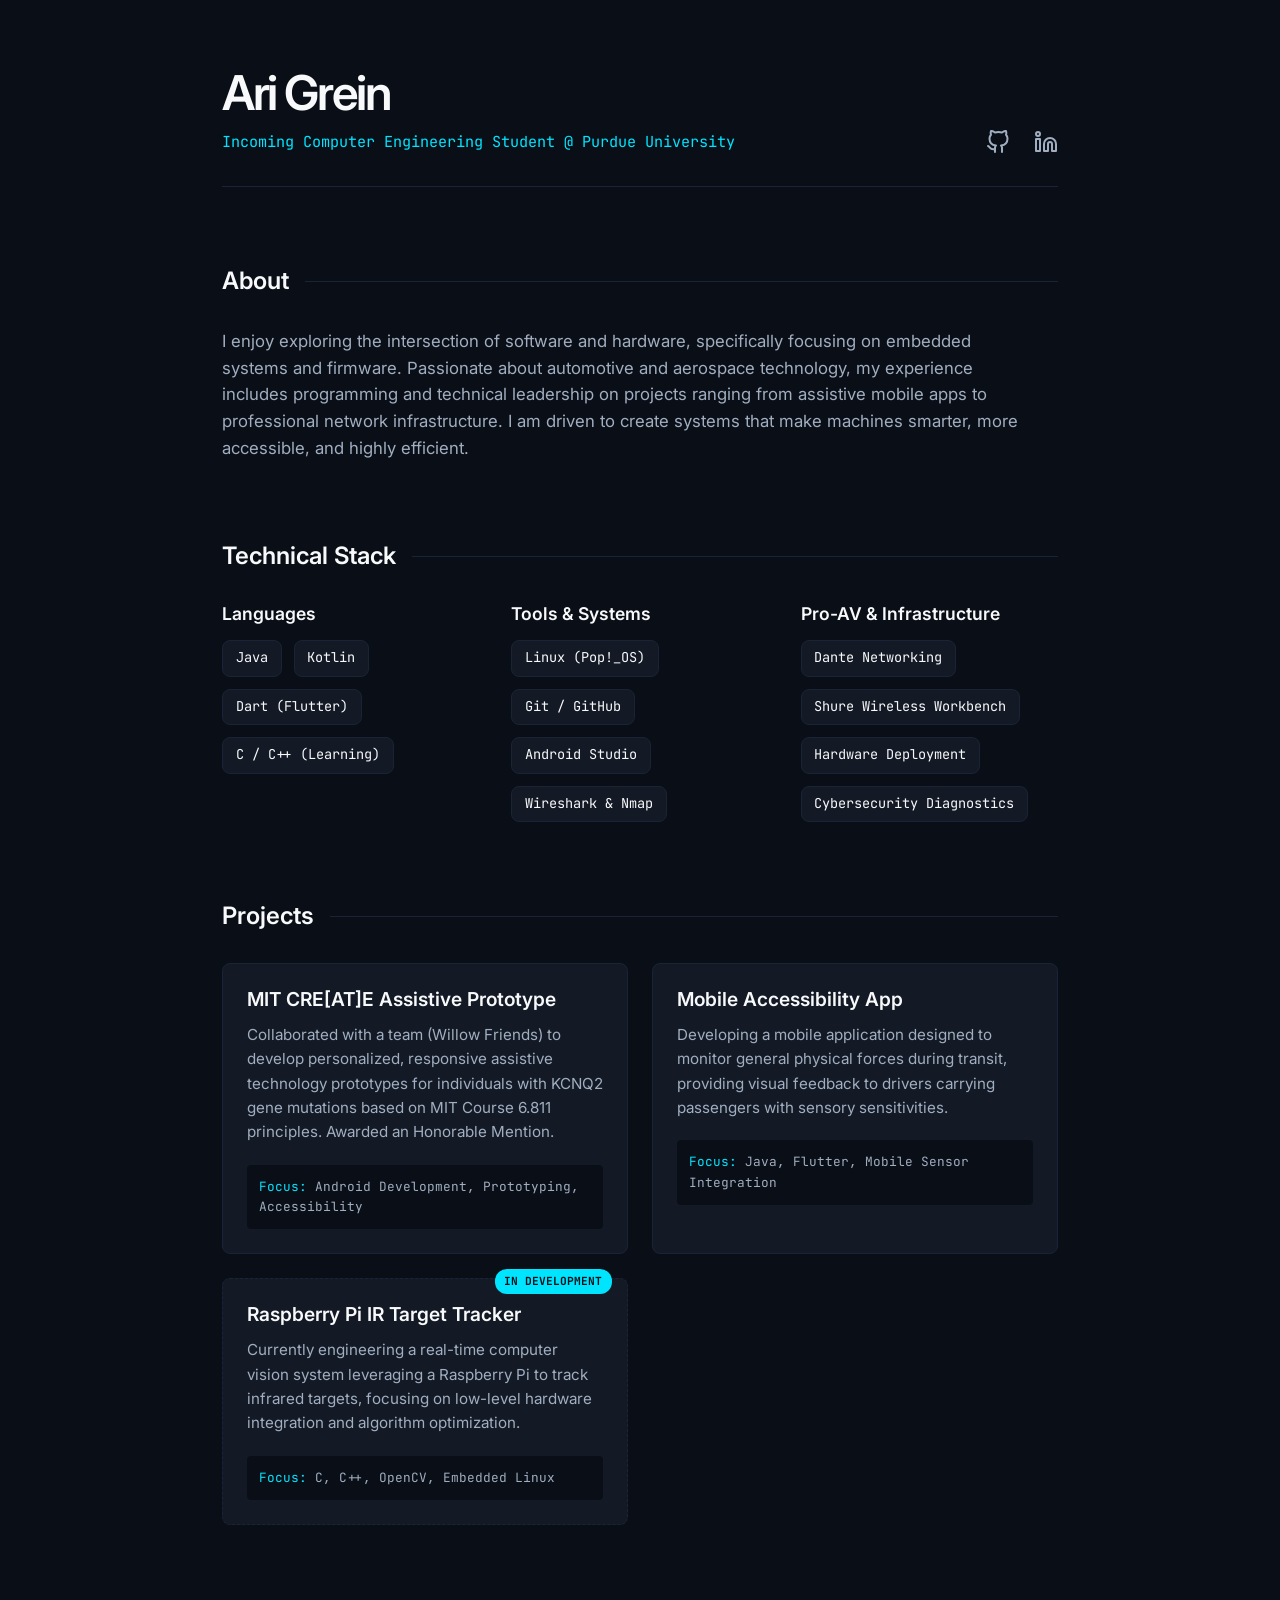
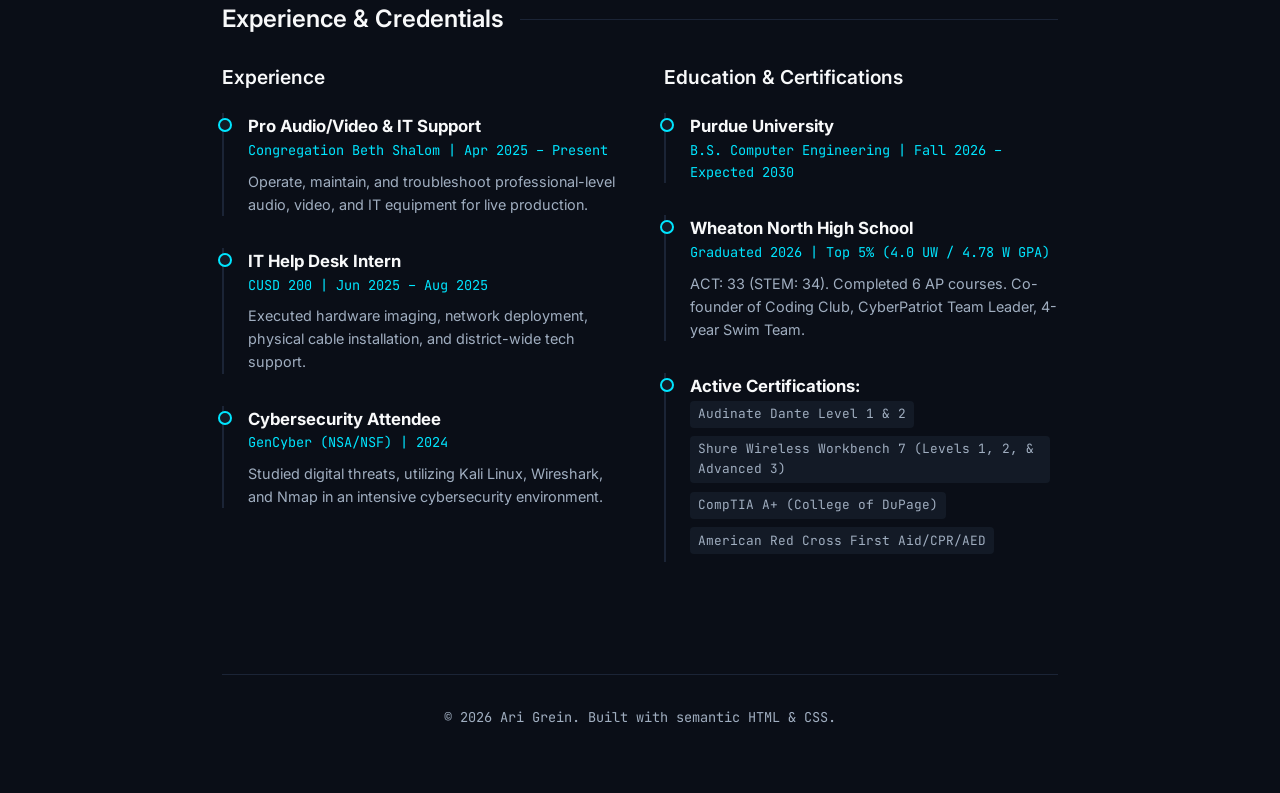
<file: index.HTML>
<!DOCTYPE html>
<html lang="en">
<head>
    <meta charset="UTF-8">
    <meta name="viewport" content="width=device-width, initial-scale=1.0">
    <title>Ari Grein | Computer Engineering Portfolio</title>
    <meta name="description" content="Portfolio of Ari Grein, incoming Computer Engineering Student at Purdue University.">
    <link rel="stylesheet" href="style.css">
    <link rel="preconnect" href="https://fonts.googleapis.com">
    <link rel="preconnect" href="https://fonts.gstatic.com" crossorigin>
    <link href="https://fonts.googleapis.com/css2?family=Inter:wght@300;400;600&family=JetBrains+Mono:wght@400;700&display=swap" rel="stylesheet">
</head>
<body>

    <div class="container">
        <header class="hero">
            <div class="hero-content">
                <h1 class="name">Ari Grein</h1>
                <p class="headline">Incoming Computer Engineering Student @ Purdue University</p>
            </div>
            <div class="social-links">
                <a href="https://github.com/YOUR_GITHUB_USERNAME" target="_blank" rel="noopener noreferrer" aria-label="GitHub">
                    <svg viewBox="0 0 24 24" width="24" height="24" stroke="currentColor" stroke-width="2" fill="none" stroke-linecap="round" stroke-linejoin="round" class="icon"><path d="M9 19c-5 1.5-5-2.5-7-3m14 6v-3.87a3.37 3.37 0 0 0-.94-2.61c3.14-.35 6.44-1.54 6.44-7A5.44 5.44 0 0 0 20 4.77 5.07 5.07 0 0 0 19.91 1S18.73.65 16 2.48a13.38 13.38 0 0 0-7 0C6.27.65 5.09 1 5.09 1A5.07 5.07 0 0 0 5 4.77a5.44 5.44 0 0 0-1.5 3.78c0 5.42 3.3 6.61 6.44 7A3.37 3.37 0 0 0 9 18.13V22"></path></svg>
                </a>
                <a href="https://www.linkedin.com/in/ari-grein-137779369/" target="_blank" rel="noopener noreferrer" aria-label="LinkedIn">
                    <svg viewBox="0 0 24 24" width="24" height="24" stroke="currentColor" stroke-width="2" fill="none" stroke-linecap="round" stroke-linejoin="round" class="icon"><path d="M16 8a6 6 0 0 1 6 6v7h-4v-7a2 2 0 0 0-2-2 2 2 0 0 0-2 2v7h-4v-7a6 6 0 0 1 6-6z"></path><rect x="2" y="9" width="4" height="12"></rect><circle cx="4" cy="4" r="2"></circle></svg>
                </a>
            </div>
        </header>

        <main>
            <section class="about section-block">
                <h2 class="section-title">About</h2>
                <p>
                    I enjoy exploring the intersection of software and hardware, specifically focusing on embedded systems and firmware. Passionate about automotive and aerospace technology, my experience includes programming and technical leadership on projects ranging from assistive mobile apps to professional network infrastructure. I am driven to create systems that make machines smarter, more accessible, and highly efficient.
                </p>
            </section>

            <section class="skills section-block">
                <h2 class="section-title">Technical Stack</h2>
                <div class="skills-grid">
                    <div class="skill-category">
                        <h3>Languages</h3>
                        <div class="tags">
                            <span class="tag">Java</span>
                            <span class="tag">Kotlin</span>
                            <span class="tag">Dart (Flutter)</span>
                            <span class="tag">C / C++ (Learning)</span>
                        </div>
                    </div>
                    <div class="skill-category">
                        <h3>Tools & Systems</h3>
                        <div class="tags">
                            <span class="tag">Linux (Pop!_OS)</span>
                            <span class="tag">Git / GitHub</span>
                            <span class="tag">Android Studio</span>
                            <span class="tag">Wireshark & Nmap</span>
                        </div>
                    </div>
                    <div class="skill-category">
                        <h3>Pro-AV & Infrastructure</h3>
                        <div class="tags">
                            <span class="tag">Dante Networking</span>
                            <span class="tag">Shure Wireless Workbench</span>
                            <span class="tag">Hardware Deployment</span>
                            <span class="tag">Cybersecurity Diagnostics</span>
                        </div>
                    </div>
                </div>
            </section>

            <section class="projects section-block">
                <h2 class="section-title">Projects</h2>
                <div class="projects-grid">
                    
                    <article class="project-card">
                        <div class="project-content">
                            <h3 class="project-title">MIT CRE[AT]E Assistive Prototype</h3>
                            <p class="project-desc">Collaborated with a team (Willow Friends) to develop personalized, responsive assistive technology prototypes for individuals with KCNQ2 gene mutations based on MIT Course 6.811 principles. Awarded an Honorable Mention.</p>
                            <div class="project-focus">
                                <strong>Focus:</strong> Android Development, Prototyping, Accessibility
                            </div>
                        </div>
                    </article>

                    <article class="project-card">
                        <div class="project-content">
                            <h3 class="project-title">Mobile Accessibility App</h3>
                            <p class="project-desc">Developing a mobile application designed to monitor general physical forces during transit, providing visual feedback to drivers carrying passengers with sensory sensitivities.</p>
                            <div class="project-focus">
                                <strong>Focus:</strong> Java, Flutter, Mobile Sensor Integration
                            </div>
                        </div>
                    </article>

                    <article class="project-card active-development">
                        <div class="project-content">
                            <div class="badge">In Development</div>
                            <h3 class="project-title">Raspberry Pi IR Target Tracker</h3>
                            <p class="project-desc">Currently engineering a real-time computer vision system leveraging a Raspberry Pi to track infrared targets, focusing on low-level hardware integration and algorithm optimization.</p>
                            <div class="project-focus">
                                <strong>Focus:</strong> C, C++, OpenCV, Embedded Linux
                            </div>
                        </div>
                    </article>

                </div>
            </section>

            <section class="experience section-block">
                <h2 class="section-title">Experience & Credentials</h2>
                <div class="experience-grid">
                    
                    <div class="exp-column">
                        <h3>Experience</h3>
                        <ul class="resume-list">
                            <li>
                                <strong>Pro Audio/Video & IT Support</strong>
                                <span>Congregation Beth Shalom | Apr 2025 – Present</span>
                                <p>Operate, maintain, and troubleshoot professional-level audio, video, and IT equipment for live production.</p>
                            </li>
                            <li>
                                <strong>IT Help Desk Intern</strong>
                                <span>CUSD 200 | Jun 2025 – Aug 2025</span>
                                <p>Executed hardware imaging, network deployment, physical cable installation, and district-wide tech support.</p>
                            </li>
                            <li>
                                <strong>Cybersecurity Attendee</strong>
                                <span>GenCyber (NSA/NSF) | 2024</span>
                                <p>Studied digital threats, utilizing Kali Linux, Wireshark, and Nmap in an intensive cybersecurity environment.</p>
                            </li>
                        </ul>
                    </div>

                    <div class="exp-column">
                        <h3>Education & Certifications</h3>
                        <ul class="resume-list">
                            <li>
                                <strong>Purdue University</strong>
                                <span>B.S. Computer Engineering | Fall 2026 – Expected 2030</span>
                            </li>
                            <li>
                                <strong>Wheaton North High School</strong>
                                <span>Graduated 2026 | Top 5% (4.0 UW / 4.78 W GPA)</span>
                                <p>ACT: 33 (STEM: 34). Completed 6 AP courses. Co-founder of Coding Club, CyberPatriot Team Leader, 4-year Swim Team.</p>
                            </li>
                            <li class="certs">
                                <strong>Active Certifications:</strong>
                                <span>Audinate Dante Level 1 & 2</span>
                                <span>Shure Wireless Workbench 7 (Levels 1, 2, & Advanced 3)</span>
                                <span>CompTIA A+ (College of DuPage)</span>
                                <span>American Red Cross First Aid/CPR/AED</span>
                            </li>
                        </ul>
                    </div>
                </div>
            </section>
        </main>

        <footer>
            <p>&copy; 2026 Ari Grein. Built with semantic HTML & CSS.</p>
        </footer>
    </div>

</body>
</html>
</file>
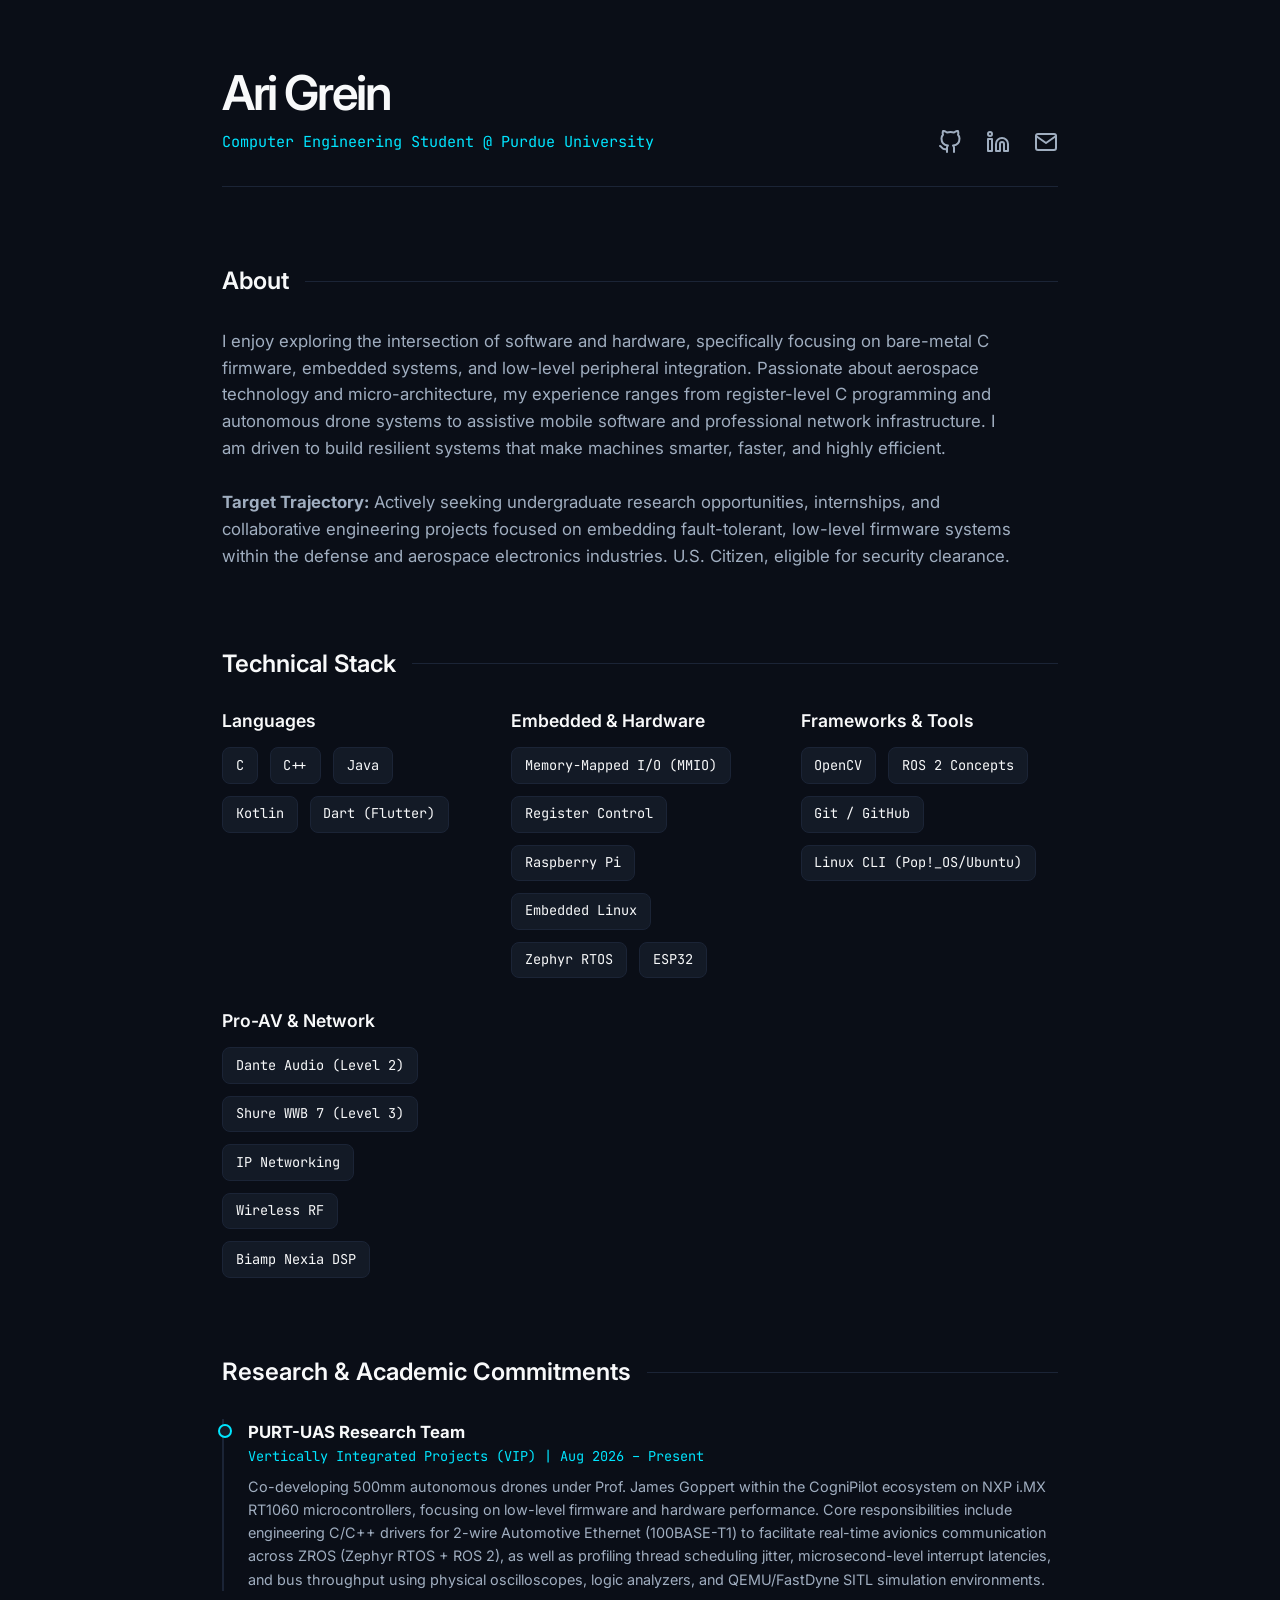
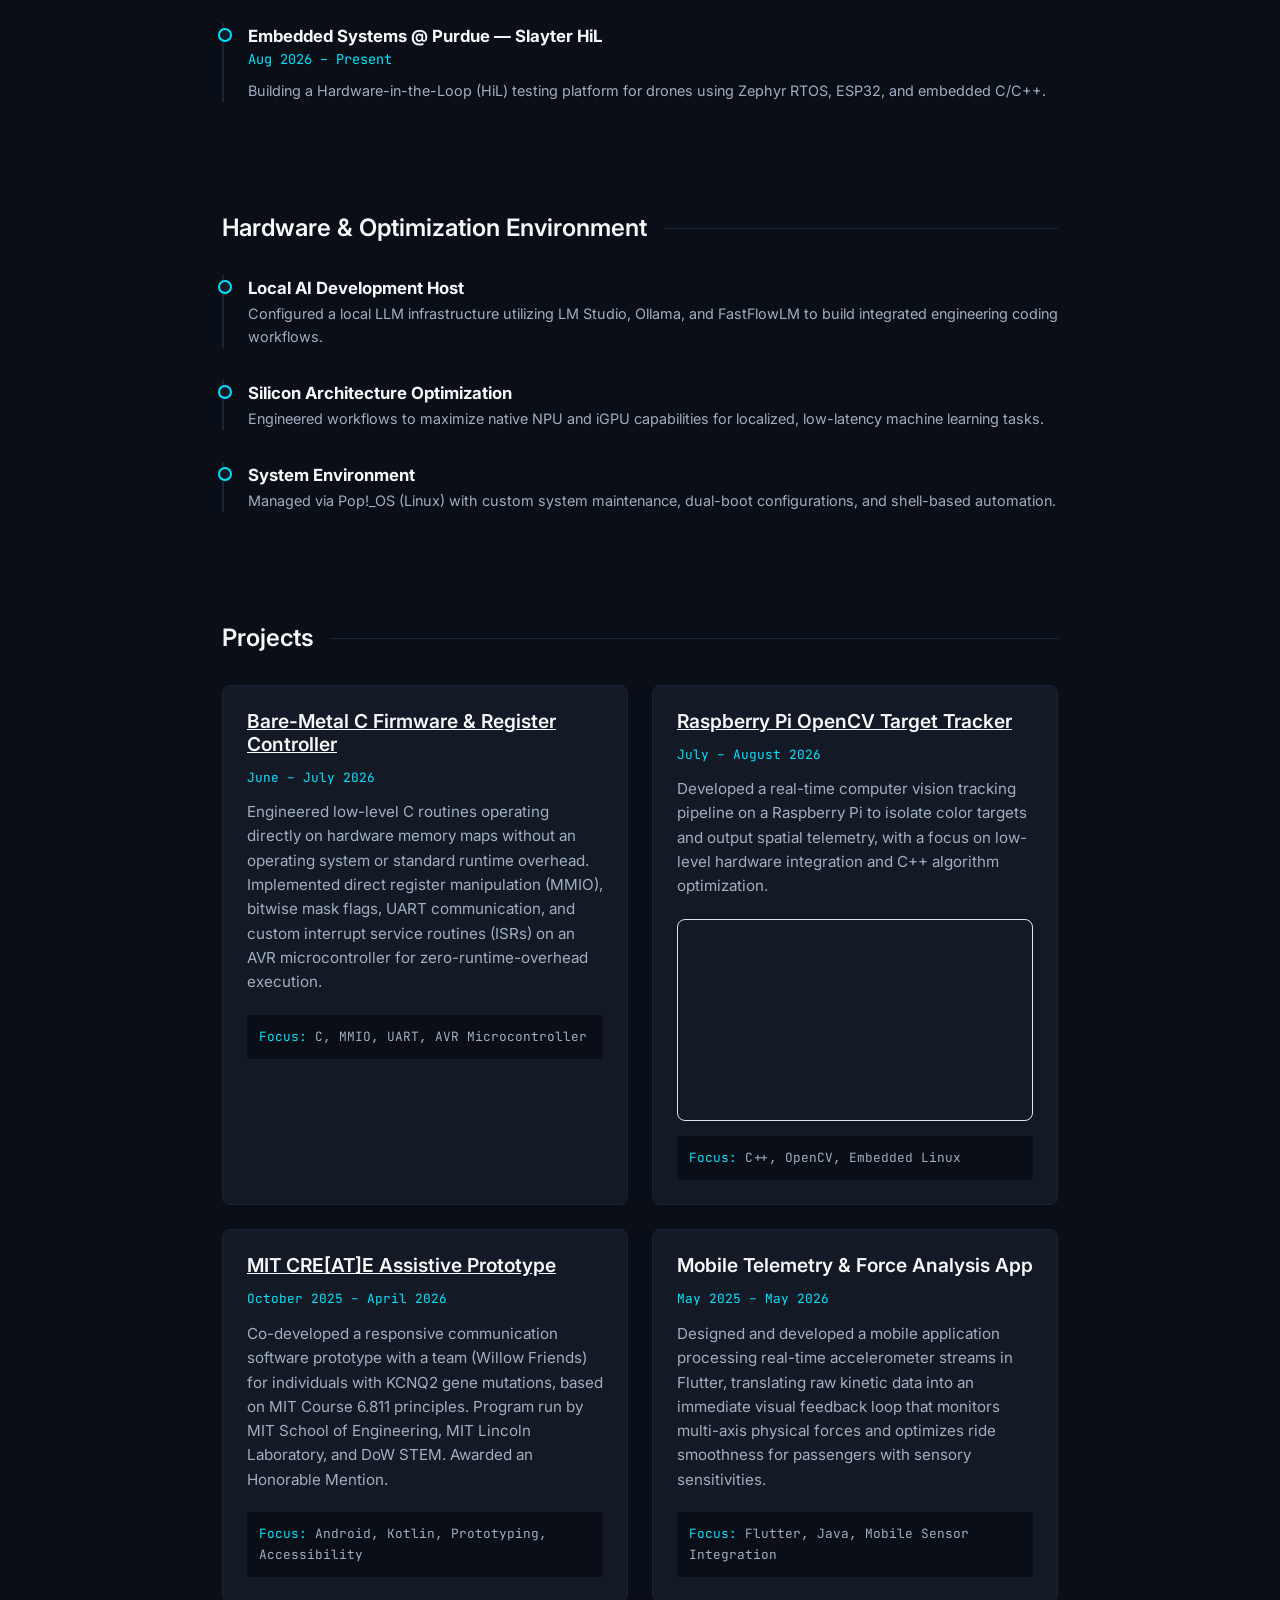
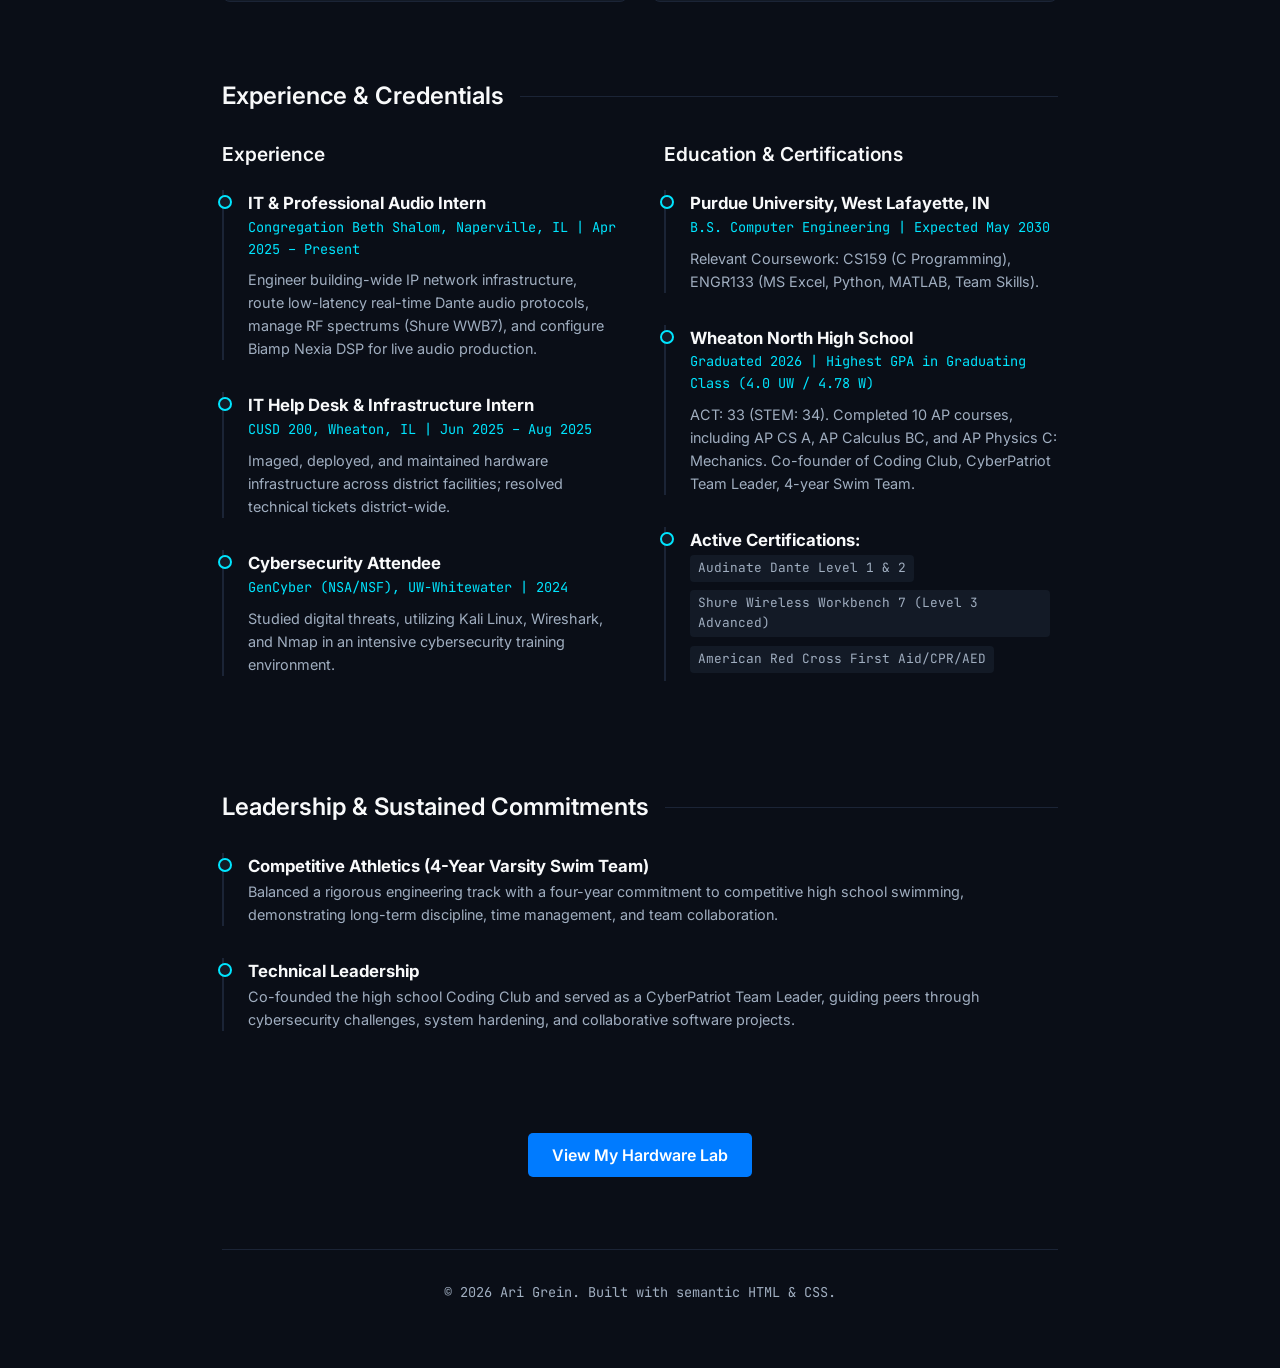
<file: index.html>
<!DOCTYPE html>
<html lang="en">
<head>
    <meta charset="UTF-8">
    <meta name="viewport" content="width=device-width, initial-scale=1.0">
    <title>Ari Grein | Computer Engineering Portfolio</title>
    <meta name="description" content="Portfolio of Ari Grein, Computer Engineering Student at Purdue University.">
    <link rel="stylesheet" href="style.css">
    <link rel="preconnect" href="https://fonts.googleapis.com">
    <link rel="preconnect" href="https://fonts.gstatic.com" crossorigin>
    <link href="https://fonts.googleapis.com/css2?family=Inter:wght@300;400;600&family=JetBrains+Mono:wght@400;700&display=swap" rel="stylesheet">
</head>
<body>

    <div class="container">
        <header class="hero">
            <div class="hero-content">
                <h1 class="name">Ari Grein</h1>
                <p class="headline">Computer Engineering Student @ Purdue University</p>
            </div>
            <div class="social-links">
                <a href="https://github.com/arigrein" target="_blank" rel="noopener noreferrer" aria-label="GitHub">
                    <svg viewBox="0 0 24 24" width="24" height="24" stroke="currentColor" stroke-width="2" fill="none" stroke-linecap="round" stroke-linejoin="round" class="icon"><path d="M9 19c-5 1.5-5-2.5-7-3m14 6v-3.87a3.37 3.37 0 0 0-.94-2.61c3.14-.35 6.44-1.54 6.44-7A5.44 5.44 0 0 0 20 4.77 5.07 5.07 0 0 0 19.91 1S18.73.65 16 2.48a13.38 13.38 0 0 0-7 0C6.27.65 5.09 1 5.09 1A5.07 5.07 0 0 0 5 4.77a5.44 5.44 0 0 0-1.5 3.78c0 5.42 3.3 6.61 6.44 7A3.37 3.37 0 0 0 9 18.13V22"></path></svg>
                </a>
                <a href="https://www.linkedin.com/in/ari-grein-137779369/" target="_blank" rel="noopener noreferrer" aria-label="LinkedIn">
                    <svg viewBox="0 0 24 24" width="24" height="24" stroke="currentColor" stroke-width="2" fill="none" stroke-linecap="round" stroke-linejoin="round" class="icon"><path d="M16 8a6 6 0 0 1 6 6v7h-4v-7a2 2 0 0 0-2-2 2 2 0 0 0-2 2v7h-4v-7a6 6 0 0 1 6-6z"></path><rect x="2" y="9" width="4" height="12"></rect><circle cx="4" cy="4" r="2"></circle></svg>
                </a>
                <a href="mailto:aridgrein@gmail.com" aria-label="Email">
                    <svg viewBox="0 0 24 24" width="24" height="24" stroke="currentColor" stroke-width="2" fill="none" stroke-linecap="round" stroke-linejoin="round" class="icon"><path d="M4 4h16c1.1 0 2 .9 2 2v12c0 1.1-.9 2-2 2H4c-1.1 0-2-.9-2-2V6c0-1.1.9-2 2-2z"></path><polyline points="22,6 12,13 2,6"></polyline></svg>
                </a>
            </div>
        </header>

        <main>
            <section class="about section-block">
                <h2 class="section-title">About</h2>
                <p>
                    I enjoy exploring the intersection of software and hardware, specifically focusing on bare-metal C firmware, embedded systems, and low-level peripheral integration. Passionate about aerospace technology and micro-architecture, my experience ranges from register-level C programming and autonomous drone systems to assistive mobile software and professional network infrastructure. I am driven to build resilient systems that make machines smarter, faster, and highly efficient.
                    <br><br>
                    <strong>Target Trajectory:</strong> Actively seeking undergraduate research opportunities, internships, and collaborative engineering projects focused on embedding fault-tolerant, low-level firmware systems within the defense and aerospace electronics industries. U.S. Citizen, eligible for security clearance.
                </p>
            </section>

            <section class="skills section-block">
                <h2 class="section-title">Technical Stack</h2>
                <div class="skills-grid">
                    <div class="skill-category">
                        <h3>Languages</h3>
                        <div class="tags">
                            <span class="tag">C</span>
                            <span class="tag">C++</span>
                            <span class="tag">Java</span>
                            <span class="tag">Kotlin</span>
                            <span class="tag">Dart (Flutter)</span>
                        </div>
                    </div>
                    <div class="skill-category">
                        <h3>Embedded & Hardware</h3>
                        <div class="tags">
                            <span class="tag">Memory-Mapped I/O (MMIO)</span>
                            <span class="tag">Register Control</span>
                            <span class="tag">Raspberry Pi</span>
                            <span class="tag">Embedded Linux</span>
                            <span class="tag">Zephyr RTOS</span>
                            <span class="tag">ESP32</span>
                        </div>
                    </div>
                    <div class="skill-category">
                        <h3>Frameworks & Tools</h3>
                        <div class="tags">
                            <span class="tag">OpenCV</span>
                            <span class="tag">ROS 2 Concepts</span>
                            <span class="tag">Git / GitHub</span>
                            <span class="tag">Linux CLI (Pop!_OS/Ubuntu)</span>
                        </div>
                    </div>
                    <div class="skill-category">
                        <h3>Pro-AV & Network</h3>
                        <div class="tags">
                            <span class="tag">Dante Audio (Level 2)</span>
                            <span class="tag">Shure WWB 7 (Level 3)</span>
                            <span class="tag">IP Networking</span>
                            <span class="tag">Wireless RF</span>
                            <span class="tag">Biamp Nexia DSP</span>
                        </div>
                    </div>
                </div>
            </section>

            <section class="research section-block">
                <h2 class="section-title">Research & Academic Commitments</h2>
                <div class="experience-grid">
                    <div class="exp-column" style="grid-column: 1 / -1;">
                        <ul class="resume-list">
                            <li>
                                <strong>PURT-UAS Research Team</strong>
                                <span>Vertically Integrated Projects (VIP) | Aug 2026 – Present</span>
                                <p>Co-developing 500mm autonomous drones under Prof. James Goppert within the CogniPilot ecosystem on NXP i.MX RT1060 microcontrollers, focusing on low-level firmware and hardware performance. Core responsibilities include engineering C/C++ drivers for 2-wire Automotive Ethernet (100BASE-T1) to facilitate real-time avionics communication across ZROS (Zephyr RTOS + ROS 2), as well as profiling thread scheduling jitter, microsecond-level interrupt latencies, and bus throughput using physical oscilloscopes, logic analyzers, and QEMU/FastDyne SITL simulation environments.</p>
                            </li>
                            <li>
                                <strong>Embedded Systems @ Purdue — Slayter HiL</strong>
                                <span>Aug 2026 – Present</span>
                                <p>Building a Hardware-in-the-Loop (HiL) testing platform for drones using Zephyr RTOS, ESP32, and embedded C/C++.</p>
                            </li>
                        </ul>
                    </div>
                </div>
            </section>

            <section class="hardware section-block">
                <h2 class="section-title">Hardware & Optimization Environment</h2>
                <div class="experience-grid">
                    <div class="exp-column">
                        <ul class="resume-list">
                            <li>
                                <strong>Local AI Development Host</strong>
                                <p>Configured a local LLM infrastructure utilizing LM Studio, Ollama, and FastFlowLM to build integrated engineering coding workflows.</p>
                            </li>
                            <li>
                                <strong>Silicon Architecture Optimization</strong>
                                <p>Engineered workflows to maximize native NPU and iGPU capabilities for localized, low-latency machine learning tasks.</p>
                            </li>
                            <li>
                                <strong>System Environment</strong>
                                <p>Managed via Pop!_OS (Linux) with custom system maintenance, dual-boot configurations, and shell-based automation.</p>
                            </li>
                        </ul>
                    </div>
                </div>
            </section>

            <section class="projects section-block">
                <h2 class="section-title">Projects</h2>
                <div class="projects-grid">

                    <article class="project-card">
                        <div class="project-content">
                            <h3 class="project-title">
                                <a href="https://github.com/arigrein/Summer_C_and_OpenCV_Cpp" target="_blank" rel="noopener noreferrer" style="color: inherit; text-decoration: underline;">
                                    Bare-Metal C Firmware & Register Controller
                                </a>
                            </h3>
                            <span class="project-date">June – July 2026</span>
                            <p class="project-desc">Engineered low-level C routines operating directly on hardware memory maps without an operating system or standard runtime overhead. Implemented direct register manipulation (MMIO), bitwise mask flags, UART communication, and custom interrupt service routines (ISRs) on an AVR microcontroller for zero-runtime-overhead execution.</p>
                            <div class="project-focus">
                                <strong>Focus:</strong> C, MMIO, UART, AVR Microcontroller
                            </div>
                        </div>
                    </article>

                    <article class="project-card">
                        <div class="project-content">
                            <h3 class="project-title">
                                <a href="https://github.com/arigrein/OpenCV_Red_Object_Tracking" target="_blank" rel="noopener noreferrer" style="color: inherit; text-decoration: underline;">
                                    Raspberry Pi OpenCV Target Tracker
                                </a>
                            </h3>
                            <span class="project-date">July – August 2026</span>
                            <p class="project-desc">Developed a real-time computer vision tracking pipeline on a Raspberry Pi to isolate color targets and output spatial telemetry, with a focus on low-level hardware integration and C++ algorithm optimization.</p>

                            <!-- Responsive YouTube Embed -->
                            <div style="position: relative; padding-bottom: 56.25%; height: 0; overflow: hidden; margin: 15px 0; border-radius: 8px; border: 1px solid #e1e4e8;">
                                <iframe src="https://www.youtube.com/embed/-pLHr8OZC00" style="position: absolute; top: 0; left: 0; width: 100%; height: 100%; border: 0;" allow="accelerometer; autoplay; clipboard-write; encrypted-media; gyroscope; picture-in-picture" allowfullscreen title="Raspberry Pi Target Tracker Demo"></iframe>
                            </div>

                            <div class="project-focus">
                                <strong>Focus:</strong> C++, OpenCV, Embedded Linux
                            </div>
                        </div>
                    </article>

                    <article class="project-card">
                        <div class="project-content">
                            <h3 class="project-title">
                                <a href="https://docs.google.com/document/d/1g8ZT3GYODCayJnx7pqG7nQpEk5LoK5djgcuFDK_vJUY/edit?usp=sharing" target="_blank" rel="noopener noreferrer" style="color: inherit; text-decoration: underline;">
                                    MIT CRE[AT]E Assistive Prototype
                                </a>
                            </h3>
                            <span class="project-date">October 2025 – April 2026</span>
                            <p class="project-desc">Co-developed a responsive communication software prototype with a team (Willow Friends) for individuals with KCNQ2 gene mutations, based on MIT Course 6.811 principles. Program run by MIT School of Engineering, MIT Lincoln Laboratory, and DoW STEM. Awarded an Honorable Mention.</p>
                            <div class="project-focus">
                                <strong>Focus:</strong> Android, Kotlin, Prototyping, Accessibility
                            </div>
                        </div>
                    </article>

                    <article class="project-card">
                        <div class="project-content">
                            <h3 class="project-title">Mobile Telemetry & Force Analysis App</h3>
                            <span class="project-date">May 2025 – May 2026</span>
                            <p class="project-desc">Designed and developed a mobile application processing real-time accelerometer streams in Flutter, translating raw kinetic data into an immediate visual feedback loop that monitors multi-axis physical forces and optimizes ride smoothness for passengers with sensory sensitivities.</p>
                            <div class="project-focus">
                                <strong>Focus:</strong> Flutter, Java, Mobile Sensor Integration
                            </div>
                        </div>
                    </article>

                </div>
            </section>

            <section class="experience section-block">
                <h2 class="section-title">Experience & Credentials</h2>
                <div class="experience-grid">

                    <div class="exp-column">
                        <h3>Experience</h3>
                        <ul class="resume-list">
                            <li>
                                <strong>IT & Professional Audio Intern</strong>
                                <span>Congregation Beth Shalom, Naperville, IL | Apr 2025 – Present</span>
                                <p>Engineer building-wide IP network infrastructure, route low-latency real-time Dante audio protocols, manage RF spectrums (Shure WWB7), and configure Biamp Nexia DSP for live audio production.</p>
                            </li>
                            <li>
                                <strong>IT Help Desk & Infrastructure Intern</strong>
                                <span>CUSD 200, Wheaton, IL | Jun 2025 – Aug 2025</span>
                                <p>Imaged, deployed, and maintained hardware infrastructure across district facilities; resolved technical tickets district-wide.</p>
                            </li>
                            <li>
                                <strong>Cybersecurity Attendee</strong>
                                <span>GenCyber (NSA/NSF), UW-Whitewater | 2024</span>
                                <p>Studied digital threats, utilizing Kali Linux, Wireshark, and Nmap in an intensive cybersecurity training environment.</p>
                            </li>
                        </ul>
                    </div>

                    <div class="exp-column">
                        <h3>Education & Certifications</h3>
                        <ul class="resume-list">
                            <li>
                                <strong>Purdue University, West Lafayette, IN</strong>
                                <span>B.S. Computer Engineering | Expected May 2030</span>
                                <p>Relevant Coursework: CS159 (C Programming), ENGR133 (MS Excel, Python, MATLAB, Team Skills).</p>
                            </li>
                            <li>
                                <strong>Wheaton North High School</strong>
                                <span>Graduated 2026 | Highest GPA in Graduating Class (4.0 UW / 4.78 W)</span>
                                <p>ACT: 33 (STEM: 34). Completed 10 AP courses, including AP CS A, AP Calculus BC, and AP Physics C: Mechanics. Co-founder of Coding Club, CyberPatriot Team Leader, 4-year Swim Team.</p>
                            </li>
                            <li class="certs">
                                <strong>Active Certifications:</strong>
                                <span>Audinate Dante Level 1 & 2</span>
                                <span>Shure Wireless Workbench 7 (Level 3 Advanced)</span>
                                <span>American Red Cross First Aid/CPR/AED</span>
                            </li>
                        </ul>
                    </div>
                </div>
            </section>

            <section class="leadership section-block">
                <h2 class="section-title">Leadership & Sustained Commitments</h2>
                <div class="experience-grid">
                    <div class="exp-column" style="grid-column: 1 / -1;">
                        <ul class="resume-list">
                            <li>
                                <strong>Competitive Athletics (4-Year Varsity Swim Team)</strong>
                                <p>Balanced a rigorous engineering track with a four-year commitment to competitive high school swimming, demonstrating long-term discipline, time management, and team collaboration.</p>
                            </li>
                            <li>
                                <strong>Technical Leadership</strong>
                                <p>Co-founded the high school Coding Club and served as a CyberPatriot Team Leader, guiding peers through cybersecurity challenges, system hardening, and collaborative software projects.</p>
                            </li>
                        </ul>
                    </div>
                </div>
            </section>

            <section style="text-align: center; margin: 40px 0;">
                <a href="workbench.html" style="padding: 12px 24px; background-color: #007bff; color: white; text-decoration: none; border-radius: 5px; font-weight: 600;">View My Hardware Lab</a>
            </section>

        </main>

        <footer>
            <p>&copy; 2026 Ari Grein. Built with semantic HTML & CSS.</p>
        </footer>
    </div>

</body>
</html>
</file>
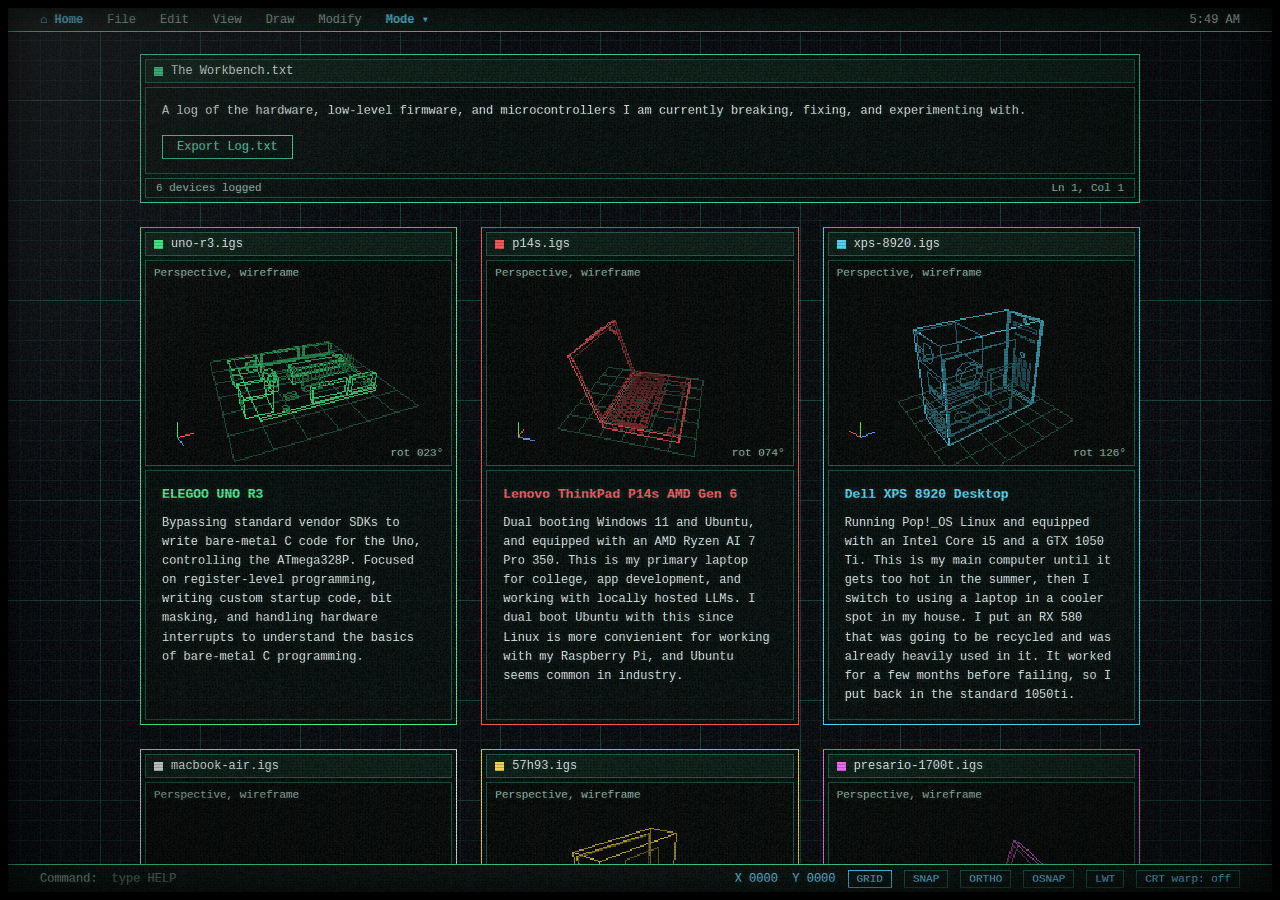
<file: workbench.html>
<!DOCTYPE html>
<html lang="en">
<head>
<meta charset="UTF-8">
<meta name="viewport" content="width=device-width, initial-scale=1">
<title>The Workbench</title>
<style>
    :root {
        --bg: #02060a;
        --panel: rgba(2, 10, 8, 0.9);
        --line: #3ddc97;          /* default layer color */
        --line-dim: #1d5a43;
        --ink: #d4efe0;
        --ink-dim: #7fb89c;
        --accent: #4de1ff;
        --warn: #ffe14d;
        --mono: "Lucida Console", Monaco, "Andale Mono", "Courier New", monospace;
    }

    * { box-sizing: border-box; }

    html, body {
        margin: 0;
        height: 100%;
        overflow: hidden;      /* the page scrolls inside #screen, like content on a monitor */
        background: #000;
    }

    body { font-family: var(--mono); color: var(--ink); }

    /* =========================================================
       The "monitor": #crt is the glass, #screen scrolls inside it
       ========================================================= */
    #crt {
        position: fixed;
        inset: 0;
        overflow: hidden;
        background-color: var(--bg);
        background-image:
            linear-gradient(rgba(61, 220, 151, 0.20) 1px, transparent 1px),
            linear-gradient(90deg, rgba(61, 220, 151, 0.20) 1px, transparent 1px),
            linear-gradient(rgba(61, 220, 151, 0.08) 1px, transparent 1px),
            linear-gradient(90deg, rgba(61, 220, 151, 0.08) 1px, transparent 1px);
        background-size: 100px 100px, 100px 100px, 20px 20px, 20px 20px;
        /* phosphor glow with a faint red/blue fringe on all text */
        text-shadow:
            -0.6px 0 rgba(255, 70, 70, 0.32),
            0.6px 0 rgba(70, 120, 255, 0.32),
            0 0 6px rgba(120, 255, 190, 0.22);
    }

    #crt.warp { filter: url(#crt-warp); }

    #screen {
        position: absolute;
        inset: 0;
        overflow-x: hidden;
        overflow-y: auto;
        padding: 54px 16px 70px; /* room for menu bar and command line */
        cursor: crosshair;
        scrollbar-width: thin;
        scrollbar-color: var(--line-dim) transparent;
        animation: crt-on 0.6s ease-out;
    }

    #screen:focus { outline: none; }
    #screen:focus-visible { outline: 1px dashed var(--accent); outline-offset: -6px; }

    @keyframes crt-on {
        0%   { transform: scale(1, 0.004); opacity: 0; }
        30%  { transform: scale(1, 0.004); opacity: 1; }
        100% { transform: scale(1, 1); opacity: 1; }
    }

    a, button { cursor: pointer; }
    #crt.warp a, #crt.warp button { cursor: crosshair; }

    .desktop-container {
        max-width: 1000px;
        margin: 0 auto;
        display: flex;
        flex-direction: column;
        gap: 24px;
    }

    /* --- Menu bar --- */
    .menubar {
        position: absolute;
        top: 0; left: 0; right: 0;
        height: 32px;            /* 8px of this sits under the monitor bezel */
        padding-top: 8px;
        display: flex;
        align-items: center;
        background: #04100c;
        border-bottom: 1px solid var(--line);
        font-size: 12px;
        z-index: 5;
        user-select: none;
    }

    .menubar a,
    .menubar span {
        display: flex;
        align-items: center;
        height: 100%;
        padding: 0 12px;
        color: var(--ink-dim);
        text-decoration: none;
    }

    .menubar a { color: var(--accent); font-weight: bold; margin-left: 28px; }
    #crt:not(.warp) .menubar a:hover,
    .menubar a.hot { background: var(--accent); color: #000; text-shadow: none; }
    .menubar a:focus-visible { outline: 1px dashed var(--accent); outline-offset: -4px; }
    .menubar .spacer { flex: 1; padding: 0; }
    .menubar .clock { color: var(--ink); font-variant-numeric: tabular-nums; padding-right: 40px; }

    /* --- Command line --- */
    .cmdline {
        position: absolute;
        bottom: 0; left: 0; right: 0;
        height: 36px;            /* 8px of this sits under the monitor bezel */
        display: flex;
        align-items: center;
        gap: 12px;
        padding: 0 40px 8px;
        background: #04100c;
        border-top: 1px solid var(--line);
        font-size: 12px;
        z-index: 5;
        user-select: none;
    }

    .cmdline .prompt { color: var(--ink-dim); }
    .cmdline .coords { color: var(--accent); font-variant-numeric: tabular-nums; white-space: pre; }

    .cmd-btn {
        height: 18px;
        padding: 0 8px;
        font-family: var(--mono);
        font-size: 11px;
        color: var(--accent);
        background: transparent;
        border: 1px solid var(--line-dim);
        text-shadow: inherit;
    }

    #crt:not(.warp) .cmd-btn:hover,
    .cmd-btn.hot { background: var(--accent); color: #000; border-color: var(--accent); text-shadow: none; }
    .cmd-btn:focus-visible { outline: 1px dashed var(--accent); outline-offset: 2px; }

    /* --- Panels --- */
    .window {
        background: var(--panel);
        border: 1px solid var(--line);
        padding: 4px;
        display: flex;
        flex-direction: column;
        gap: 4px;
    }

    .titlebar {
        display: flex;
        align-items: center;
        gap: 8px;
        height: 24px;
        padding: 0 8px;
        border: 1px solid var(--line-dim);
        background: rgba(61, 220, 151, 0.08);
        font-size: 12px;
        color: var(--ink);
        user-select: none;
    }

    /* layer color swatch */
    .titlebar::before {
        content: "";
        width: 9px; height: 9px;
        background: var(--line);
        flex-shrink: 0;
    }

    .viewport {
        position: relative;
        border: 1px solid var(--line-dim);
        background: #010503;
    }

    .viewport canvas {
        display: block;
        width: 100%;
        height: auto;
        aspect-ratio: 3 / 2;
        image-rendering: pixelated;
        image-rendering: crisp-edges;
    }

    .vp-label,
    .readout { position: absolute; font-size: 11px; color: var(--ink-dim); }
    .readout { pointer-events: none; }
    .vp-label {
        top: 6px; left: 8px;
        padding: 0;
        background: none;
        border: 0;
        font-family: inherit;
        text-align: left;
        text-shadow: inherit;
    }
    #crt:not(.warp) .vp-label:hover, .vp-label.hot { color: var(--accent); text-decoration: underline dotted; }
    .vp-label:focus-visible { outline: 1px dashed var(--accent); outline-offset: 2px; }
    .readout { bottom: 6px; right: 8px; font-variant-numeric: tabular-nums; }

    .content {
        flex: 1;
        border: 1px solid var(--line-dim);
        padding: 14px 16px;
        font-size: 12px;
        line-height: 1.6;
        color: var(--ink);
    }

    .content h3 {
        margin: 0 0 8px;
        font-size: 13px;
        color: var(--line);
    }

    .content p { margin: 0; }
    .notes p + p { margin-top: 6px; }

    code {
        color: var(--warn);
        border: 1px dotted var(--line-dim);
        padding: 0 4px;
        font-family: inherit;
    }

    /* --- Button --- */
    .button {
        margin-top: 14px;
        padding: 4px 14px;
        font-family: var(--mono);
        font-size: 12px;
        color: var(--line);
        background: transparent;
        border: 1px solid var(--line);
        text-shadow: inherit;
    }

    #crt:not(.warp) .button:hover,
    .button.hot { background: var(--line); color: #02060a; text-shadow: none; }
    .button:active { background: var(--ink); color: #02060a; border-color: var(--ink); }
    .button:focus-visible { outline: 2px dashed var(--accent); outline-offset: 2px; }

    .statusbar {
        display: flex;
        justify-content: space-between;
        gap: 8px;
        padding: 3px 10px;
        border: 1px solid var(--line-dim);
        font-size: 11px;
        color: var(--ink-dim);
    }

    /* --- Grid --- */
    .hardware-grid {
        display: grid;
        grid-template-columns: repeat(auto-fit, minmax(300px, 1fr));
        gap: 24px;
    }

    .hardware-grid .window { height: 100%; }

    [hidden] { display: none !important; }

    /* --- Mode dropdown in the menu bar --- */
    .menu-drop { position: relative; height: 100%; display: flex; }

    .menu-btn {
        height: 100%;
        padding: 0 12px;
        background: transparent;
        border: 0;
        color: var(--accent);
        font: inherit;
        font-weight: bold;
        text-shadow: inherit;
    }

    #crt:not(.warp) .menu-btn:hover,
    .menu-btn.hot,
    .menu-btn[aria-expanded="true"] { background: var(--accent); color: #000; text-shadow: none; }
    .menu-btn:focus-visible { outline: 1px dashed var(--accent); outline-offset: -4px; }

    .menu-list {
        position: absolute;
        top: 100%; left: 0;
        min-width: 190px;
        background: #04100c;
        border: 1px solid var(--line);
        box-shadow: 4px 4px 0 rgba(0, 0, 0, 0.6);
        z-index: 20;
    }

    .menu-list button {
        display: block;
        width: 100%;
        padding: 7px 14px;
        text-align: left;
        background: transparent;
        border: 0;
        color: var(--ink);
        font: inherit;
        text-shadow: inherit;
    }

    .menu-list button::before { content: "\00a0\00a0"; }
    .menu-list button[aria-checked="true"]::before { content: "\2713\00a0"; }
    #crt:not(.warp) .menu-list button:hover,
    .menu-list button.hot,
    .menu-list button:focus-visible { background: var(--accent); color: #000; text-shadow: none; outline: none; }

    /* --- Interactive command line --- */
    .cmdline .prompt { color: var(--ink-dim); white-space: nowrap; }

    .cmd-input {
        flex: 1;
        min-width: 0;
        background: transparent;
        border: 0;
        outline: 0;
        color: var(--ink);
        font: inherit;
        caret-color: var(--accent);
        text-shadow: inherit;
    }

    .cmd-input::placeholder { color: var(--ink-dim); opacity: 0.7; }
    .cmd-btn[aria-pressed="true"] { border-color: var(--accent); }

    .cmdlog {
        position: absolute;
        left: 40px;
        bottom: 44px;
        width: min(700px, calc(100% - 80px));
        padding: 6px 10px;
        background: rgba(2, 10, 8, 0.96);
        border: 1px solid var(--line-dim);
        font-size: 11px;
        line-height: 1.5;
        white-space: pre-wrap;
        z-index: 6;
        pointer-events: none;
    }

    .cmdlog .in { color: var(--accent); }
    .cmdlog .warn { color: var(--warn); }

    /* --- Grid / crosshair / drawing layer --- */
    #crt.nogrid { background-image: none; }

    .xh {
        position: absolute;
        left: 0; top: 0;
        display: none;
        pointer-events: none;
        z-index: 4;
        background: rgba(77, 225, 255, 0.35);
    }

    .xh-h { width: 100%; height: 1px; }
    .xh-v { width: 1px; height: 100%; }
    .xh-box { width: 9px; height: 9px; background: transparent; border: 1px solid rgba(77, 225, 255, 0.85); margin: -4px 0 0 -4px; }
    #crt.xhair .xh { display: block; }

    .draw-layer {
        position: absolute;
        left: 0; top: 0;
        width: 100%;
        height: 100%;
        overflow: visible;
        pointer-events: none;
        z-index: 3;
    }

    .draw-layer line, .draw-layer circle { stroke: var(--accent); stroke-width: 1.5; fill: none; vector-effect: non-scaling-stroke; }
    .draw-layer .rb { stroke-dasharray: 5 4; opacity: 0.85; }

    /* =========================================================
       Windows XP mode: a pile of Notepad windows on the desktop
       ========================================================= */
    html.in-xp #crt, html.in-xp .fx { display: none; }

    .xp-root {
        position: fixed;
        inset: 0;
        z-index: 3000;
        overflow: hidden;
        font-family: Tahoma, "Segoe UI", Verdana, Arial, sans-serif;
        font-size: 11px;
        color: #000;
        cursor: default;
        user-select: none;
        text-shadow: none;
        background:
            radial-gradient(ellipse 140% 55% at 30% 112%, #5fa02a 0%, #4a8a1d 45%, rgba(74, 138, 29, 0) 46%),
            radial-gradient(ellipse 120% 45% at 85% 118%, #3f7d18 0%, #3a7415 50%, rgba(58, 116, 21, 0) 51%),
            radial-gradient(ellipse 60% 25% at 25% 30%, rgba(255, 255, 255, 0.85) 0%, rgba(255, 255, 255, 0) 70%),
            radial-gradient(ellipse 50% 18% at 70% 18%, rgba(255, 255, 255, 0.7) 0%, rgba(255, 255, 255, 0) 70%),
            linear-gradient(to bottom, #2a6fd6 0%, #5b9cf0 45%, #a9d0fa 75%, #cfe6fb 100%);
    }

    .xp-desktop { position: absolute; inset: 0 0 30px 0; overflow: hidden; }

    /* desktop icons */
    .xp-icons { position: absolute; left: 8px; top: 8px; display: flex; flex-direction: column; gap: 14px; }

    .xp-icon {
        width: 78px;
        padding: 2px;
        background: none;
        border: 0;
        color: #fff;
        font: inherit;
        text-align: center;
        text-shadow: 1px 1px 1px #000;
    }

    .xp-icon svg { display: block; width: 32px; height: 32px; margin: 0 auto 4px; }
    .xp-icon span { display: inline-block; padding: 1px 3px; }
    .xp-icon.sel span { background: #316ac5; text-shadow: none; }
    .xp-icon.sel svg { opacity: 0.75; }
    .xp-icon:focus-visible span { outline: 1px dotted #fff; }

    /* Notepad windows */
    .np-win {
        position: absolute;
        display: flex;
        flex-direction: column;
        min-width: 220px;
        min-height: 110px;
        background: #ece9d8;
        border: 1px solid #00138c;
        border-radius: 8px 8px 0 0;
        box-shadow: 2px 2px 10px rgba(0, 0, 0, 0.4);
        resize: both;
        overflow: hidden;
    }

    .np-win.opening { animation: np-open 0.22s ease-out both; }
    @keyframes np-open { from { opacity: 0; transform: scale(0.94); } to { opacity: 1; transform: scale(1); } }
    .np-win.max { border-radius: 0; resize: none; }

    .np-title {
        flex: none;
        display: flex;
        align-items: center;
        gap: 5px;
        padding: 4px 6px 4px 8px;
        background: linear-gradient(to right, #0058e6 0%, #3a93ff 5%, #127dff 40%, #004ee0 100%);
        color: #fff;
        font-weight: bold;
        font-size: 13px;
        text-shadow: 1px 1px #0f1089;
        border-radius: 7px 7px 0 0;
        user-select: none;
        touch-action: none;
    }

    .np-win.inactive .np-title {
        background: linear-gradient(to right, #7a96df 0%, #a0b8f0 5%, #8ba6e8 40%, #7390d8 100%);
        text-shadow: 1px 1px #4a5f9c;
    }

    .np-ico { display: flex; }
    .np-name { flex: 1; min-width: 0; white-space: nowrap; overflow: hidden; text-overflow: ellipsis; }
    .np-btns { display: flex; gap: 2px; }

    .np-btn {
        width: 21px; height: 21px;
        padding: 0;
        border: 1px solid #fff;
        border-radius: 3px;
        color: #fff;
        font: bold 13px/17px Tahoma, sans-serif;
        text-align: center;
        background: linear-gradient(to bottom, #54a3f5 0%, #2974cc 100%);
        box-shadow: inset 0 -2px 3px rgba(0, 0, 0, 0.2);
        cursor: default;
    }

    .np-close { background: linear-gradient(to bottom, #f5795f 0%, #e03217 100%); }
    .np-menu { flex: none; display: flex; gap: 14px; padding: 3px 8px 2px; font-size: 11px; }

    .np-text {
        flex: 1;
        min-height: 0;
        margin: 0 3px 3px;
        padding: 3px 5px;
        border: 1px solid #7f9db9;
        background: #fff;
        color: #000;
        font: 13px/1.3 "Lucida Console", "Courier New", monospace;
        white-space: pre-wrap;
        overflow: auto;
        resize: none;
        outline: none;
        user-select: text;
    }

    /* taskbar */
    .xp-taskbar {
        position: absolute;
        bottom: 0; left: 0; right: 0;
        height: 30px;
        display: flex;
        align-items: center;
        z-index: 4000;
        background: linear-gradient(to bottom, #245edb 0%, #3f8cf3 9%, #245edb 18%, #245edb 92%, #1941a5 100%);
        border-top: 1px solid #0058e6;
    }

    .start-btn {
        flex: none;
        height: 100%;
        display: flex;
        align-items: center;
        padding: 0 15px 0 10px;
        border: 0;
        border-right: 1px solid #1a4511;
        border-radius: 0 12px 12px 0;
        background: linear-gradient(to bottom, #348826 0%, #46b436 9%, #348826 18%, #348826 92%, #26601b 100%);
        box-shadow: 2px 0 3px rgba(0, 0, 0, 0.4);
        color: #fff;
        font: italic bold 14px Tahoma, "Segoe UI", sans-serif;
        text-shadow: 1px 1px 2px rgba(0, 0, 0, 0.6);
    }

    .start-btn:hover, .start-btn[aria-expanded="true"] {
        background: linear-gradient(to bottom, #3fa12e 0%, #52cf41 9%, #3fa12e 18%, #3fa12e 92%, #2d7320 100%);
    }

    .start-btn:focus-visible { outline: 1px dotted #fff; outline-offset: -4px; }
    .start-logo { font-style: normal; margin-right: 5px; font-size: 18px; }
    .xp-tasks { flex: 1; min-width: 0; display: flex; padding: 0 6px; gap: 3px; overflow: hidden; }

    .xp-task {
        display: flex;
        align-items: center;
        gap: 5px;
        width: 160px;
        flex: 0 1 160px;
        min-width: 40px;
        height: 24px;
        padding: 0 8px;
        border: 1px solid #0c2f7a;
        border-radius: 3px;
        background: linear-gradient(to bottom, #3c81f3 0%, #2a6af0 50%, #2158d4 100%);
        color: #fff;
        font: 11px Tahoma, "Segoe UI", sans-serif;
        text-align: left;
    }

    .xp-task .t { min-width: 0; white-space: nowrap; overflow: hidden; text-overflow: ellipsis; }
    .xp-task.active { background: linear-gradient(to bottom, #1e52b7 0%, #2d6fe0 100%); box-shadow: inset 1px 1px 3px rgba(0, 0, 0, 0.5); }
    .xp-task:focus-visible { outline: 1px dotted #fff; outline-offset: -3px; }

    .xp-tray {
        flex: none;
        height: 100%;
        display: flex;
        align-items: center;
        gap: 8px;
        padding: 0 12px;
        color: #fff;
        background: linear-gradient(to bottom, #0f8bf0 0%, #1396f4 9%, #0f8bf0 18%, #0f8bf0 92%, #0a6ac8 100%);
        border-left: 1px solid #0a4aa8;
        box-shadow: inset 1px 0 2px rgba(255, 255, 255, 0.3);
    }

    /* start menu */
    .xp-startmenu {
        position: absolute;
        left: 0; bottom: 30px;
        width: 400px;
        z-index: 4500;
        border: 1px solid #0831d9;
        border-radius: 8px 8px 0 0;
        background: #fff;
        box-shadow: 3px 3px 8px rgba(0, 0, 0, 0.5);
        overflow: hidden;
    }

    .sm-head {
        display: flex;
        align-items: center;
        gap: 10px;
        padding: 8px 10px;
        background: linear-gradient(to bottom, #1c5fd6 0%, #3a86f0 40%, #1c5fd6 100%);
        color: #fff;
        font: bold 14px Tahoma, "Segoe UI", sans-serif;
        text-shadow: 1px 1px 2px rgba(0, 0, 0, 0.5);
    }

    .sm-avatar {
        width: 38px; height: 38px;
        border: 2px solid #fff;
        border-radius: 5px;
        background: radial-gradient(circle at 35% 30%, #ffd27a 0%, #f08a24 55%, #b95a0b 100%);
    }

    .sm-body { display: flex; min-height: 190px; }
    .sm-left { flex: 1.2; padding: 6px 4px; background: #fff; }
    .sm-right { flex: 1; padding: 6px 4px; background: #d3e5fa; border-left: 1px solid #95bdee; }

    .sm-item {
        display: flex;
        align-items: center;
        gap: 8px;
        width: 100%;
        padding: 6px 8px;
        background: none;
        border: 0;
        color: #000;
        font: 11px Tahoma, "Segoe UI", sans-serif;
        text-align: left;
    }

    .sm-right .sm-item { font-weight: bold; color: #0f2a63; }
    .sm-item:hover, .sm-item:focus-visible { background: #316ac5; color: #fff; outline: none; }

    .sm-foot {
        display: flex;
        justify-content: flex-end;
        gap: 14px;
        padding: 6px 10px;
        background: linear-gradient(to bottom, #1c5fd6 0%, #3a86f0 100%);
    }

    .sm-foot button {
        padding: 2px 6px;
        background: none;
        border: 0;
        color: #fff;
        font: 11px Tahoma, "Segoe UI", sans-serif;
    }

    .sm-foot button:hover, .sm-foot button:focus-visible { background: rgba(255, 255, 255, 0.25); outline: none; }

    .xp-balloon {
        position: absolute;
        right: 10px; bottom: 38px;
        max-width: 260px;
        padding: 8px 12px;
        z-index: 4600;
        background: #ffffe1;
        border: 1px solid #000;
        border-radius: 6px;
        box-shadow: 2px 2px 4px rgba(0, 0, 0, 0.4);
        font: 11px Tahoma, "Segoe UI", sans-serif;
    }

    /* startup / welcome / shutdown screens */
    .xp-boot { position: fixed; inset: 0; z-index: 6000; background: #000; color: #fff; cursor: default; user-select: none; }
    .boot-stage { position: absolute; inset: 0; display: none; flex-direction: column; align-items: center; justify-content: center; }
    .boot-stage.on { display: flex; }
    .boot-brand { display: flex; align-items: center; gap: 16px; }

    .flag { display: grid; grid-template-columns: 1fr 1fr; gap: 3px; width: 64px; height: 64px; transform: rotate(-8deg) skewX(-6deg); }
    .flag i { border-radius: 3px 8px 3px 8px; }
    .flag i:nth-child(1) { background: #f1511b; }
    .flag i:nth-child(2) { background: #80cc28; }
    .flag i:nth-child(3) { background: #00adef; }
    .flag i:nth-child(4) { background: #fbbc09; }

    .boot-text { font-family: "Franklin Gothic Medium", "Trebuchet MS", Arial, sans-serif; line-height: 1; }
    .boot-text .b-win { font-size: 40px; letter-spacing: 0.5px; }
    .boot-text .b-xp { font-size: 26px; font-style: italic; font-weight: bold; color: #ff7a1a; margin-left: 3px; vertical-align: 14px; }

    .boot-bar { width: 160px; height: 16px; margin-top: 36px; padding: 2px; border: 2px solid #b2b2b2; border-radius: 6px; overflow: hidden; box-sizing: content-box; }
    .boot-blocks { display: flex; gap: 2px; width: 60px; height: 100%; animation: boot-slide 1.6s linear infinite; }
    .boot-blocks i { flex: 1; border-radius: 2px; background: linear-gradient(to bottom, #2a4ff0 0%, #8fb2ff 50%, #2a4ff0 100%); }
    @keyframes boot-slide { from { transform: translateX(-70px); } to { transform: translateX(170px); } }

    .boot-stage[data-stage="blue"] {
        justify-content: center;
        background:
            linear-gradient(to bottom, #00309c 0, #00309c 11%, rgba(0, 48, 156, 0) 11.2%, rgba(0, 48, 156, 0) 88.8%, #00309c 89%),
            radial-gradient(ellipse at 30% 50%, #7ea0e8 0%, #5a7edc 55%, #3a5fcd 100%);
        font-family: "Franklin Gothic Medium", "Trebuchet MS", Arial, sans-serif;
    }

    .w-title { font-size: 54px; font-style: italic; text-shadow: 2px 3px 3px rgba(0, 0, 40, 0.4); }
    .w-sub { margin-top: 10px; font-size: 18px; text-shadow: 1px 1px 2px rgba(0, 0, 40, 0.4); }
    .w-user { display: flex; align-items: center; gap: 12px; margin-top: 34px; padding: 6px 18px 6px 8px; border-radius: 8px; background: rgba(0, 20, 100, 0.35); font-size: 20px; }
    .w-user .sm-avatar { width: 48px; height: 48px; }

    @media (max-width: 560px) {
        .xp-icons { display: none; }
        .xp-startmenu { width: 100%; }
        .xp-task { flex-basis: 90px; }
    }

    @media (prefers-reduced-motion: reduce) {
        .boot-blocks, .np-win.opening { animation: none; }
    }

    /* --- more CAD easter eggs: menus, selection, layers, themes --- */
    .menu-plain { color: var(--ink-dim); font-weight: normal; }
    .menu-list button[data-cmd] { display: flex; justify-content: space-between; gap: 28px; white-space: nowrap; }
    .menu-list button[data-cmd]::before { content: none; }
    .menu-list .k { color: var(--ink-dim); }
    #crt:not(.warp) .menu-list button:hover .k, .menu-list button.hot .k, .menu-list button:focus-visible .k { color: #000; }
    .menu-sep { height: 1px; margin: 4px 0; background: var(--line-dim); }
    .ctx { position: absolute; top: 0; left: 0; }

    .menubar button.clock {
        height: 100%;
        padding: 0 40px 0 12px;
        background: none;
        border: 0;
        color: var(--ink);
        font: inherit;
        font-variant-numeric: tabular-nums;
        text-shadow: inherit;
    }
    #crt:not(.warp) .menubar button.clock:hover, .menubar button.clock.hot { color: var(--accent); }

    .cmdline button.coords { padding: 0; background: none; border: 0; font: inherit; text-shadow: inherit; }
    .cmdline button.coords.off { opacity: 0.45; }
    #crt:not(.warp) .cmdline button.coords:hover, .cmdline button.coords.hot { text-decoration: underline dotted; }

    .titlebar.sw::before { content: none; }
    .swatch { width: 9px; height: 9px; padding: 0; border: 0; background: var(--line); flex-shrink: 0; }
    #crt:not(.warp) .swatch:hover, .swatch.hot { outline: 1px solid var(--ink); outline-offset: 2px; }

    .sb { padding: 0; background: none; border: 0; color: inherit; font: inherit; text-shadow: inherit; }
    #crt:not(.warp) .sb:hover, .sb.hot { color: var(--accent); text-decoration: underline dotted; }

    .readout { background: none; border: 0; padding: 0; font-family: inherit; text-shadow: inherit; pointer-events: auto; }
    #crt:not(.warp) .readout:hover, .readout.hot { color: var(--accent); text-decoration: underline dotted; }

    .window { position: relative; }
    .window.selected { outline: 1px dashed var(--accent); outline-offset: 4px; }
    .window.selected::after {
        content: "";
        position: absolute;
        inset: -4px;
        pointer-events: none;
        background:
            linear-gradient(var(--accent), var(--accent)) 0 0 / 7px 7px no-repeat,
            linear-gradient(var(--accent), var(--accent)) 50% 0 / 7px 7px no-repeat,
            linear-gradient(var(--accent), var(--accent)) 100% 0 / 7px 7px no-repeat,
            linear-gradient(var(--accent), var(--accent)) 0 50% / 7px 7px no-repeat,
            linear-gradient(var(--accent), var(--accent)) 100% 50% / 7px 7px no-repeat,
            linear-gradient(var(--accent), var(--accent)) 0 100% / 7px 7px no-repeat,
            linear-gradient(var(--accent), var(--accent)) 50% 100% / 7px 7px no-repeat,
            linear-gradient(var(--accent), var(--accent)) 100% 100% / 7px 7px no-repeat;
    }
    .window.erased { display: none; }
    .window.frozen .viewport canvas { opacity: 0.12; }
    .window.frozen .titlebar { opacity: 0.6; }
    .window.collapsed .viewport, .window.collapsed .content, .window.collapsed .statusbar { display: none; }
    .hardware-grid .window.collapsed { height: auto; align-self: start; }

    .draw-layer line, .draw-layer circle, .draw-layer rect { stroke: var(--draw, var(--accent)); }
    .draw-layer rect { stroke-width: 1.5; fill: none; vector-effect: non-scaling-stroke; }
    .draw-layer text { fill: var(--draw, var(--accent)); stroke: none; font: 12px var(--mono); }
    .draw-layer .dash, .draw-layer .dash line { stroke-dasharray: 8 4; }
    #osnap-mark { stroke: var(--warn); stroke-width: 1.5; fill: none; vector-effect: non-scaling-stroke; }
    #crt.lwt .draw-layer line, #crt.lwt .draw-layer circle, #crt.lwt .draw-layer rect { stroke-width: 3; }

    #crt.blueprint {
        --bg: #0a2a6a;
        --panel: rgba(8, 36, 92, 0.9);
        --line: #cfe3ff;
        --line-dim: #5d84c9;
        --ink: #eaf3ff;
        --ink-dim: #a9c4f0;
        --accent: #ffffff;
        --warn: #ffe9a8;
        background-image:
            linear-gradient(rgba(255, 255, 255, 0.22) 1px, transparent 1px),
            linear-gradient(90deg, rgba(255, 255, 255, 0.22) 1px, transparent 1px),
            linear-gradient(rgba(255, 255, 255, 0.09) 1px, transparent 1px),
            linear-gradient(90deg, rgba(255, 255, 255, 0.09) 1px, transparent 1px);
    }
    #crt.blueprint.nogrid { background-image: none; }
    #crt.blueprint .window { --line: #cfe3ff !important; }
    #crt.blueprint .menubar, #crt.blueprint .cmdline, #crt.blueprint .menu-list { background: #08235c; }
    #crt.blueprint .viewport { background: #0b2a6b; }
    #crt.blueprint .cmdlog { background: rgba(8, 35, 92, 0.96); }

    @media (max-width: 900px) {
        .cmdline .st-extra { display: none; }
    }
    @media (max-width: 560px) {
        .menubar .menu-collapsible { display: none; }
    }

    /* Notepad menus (Windows XP mode) */
    .np-m { position: relative; }
    .np-mb { padding: 1px 6px; background: none; border: 0; font: 11px Tahoma, "Segoe UI", sans-serif; color: #000; }
    .np-mb:hover, .np-mb:focus-visible { background: #316ac5; color: #fff; outline: none; }
    .np-menu { gap: 2px; }
    .np-dd { position: absolute; top: 100%; left: 0; min-width: 150px; z-index: 5; background: #fff; border: 1px solid #aca899; box-shadow: 2px 2px 3px rgba(0, 0, 0, 0.3); }
    .np-dd button { display: block; width: 100%; padding: 3px 22px; text-align: left; background: none; border: 0; font: 11px Tahoma, "Segoe UI", sans-serif; color: #000; }
    .np-dd button:hover:not([disabled]), .np-dd button:focus-visible { background: #316ac5; color: #fff; outline: none; }
    .np-dd button[disabled] { color: #a0a0a0; }
    .np-dd button[aria-checked="true"]::before { content: "\2713"; position: absolute; margin-left: -14px; }
    .xp-tray-btn { padding: 0; background: none; border: 0; color: #fff; font: inherit; }
    .xp-tray-btn:hover { text-decoration: underline; }

    /* =========================================================
       Monitor effects (outside the warped layer, so they stay cheap)
       ========================================================= */
    .fx {
        position: fixed;
        inset: 0;
        pointer-events: none;
        z-index: 2000;
    }

    .fx-scan {
        background: repeating-linear-gradient(
            to bottom,
            rgba(0, 0, 0, 0) 0,
            rgba(0, 0, 0, 0) 2px,
            rgba(0, 0, 0, 0.2) 2px,
            rgba(0, 0, 0, 0.2) 3px
        );
    }

    .fx-mask {
        background: repeating-linear-gradient(
            to right,
            rgba(255, 0, 0, 0.035) 0,
            rgba(255, 0, 0, 0.035) 1px,
            rgba(0, 255, 0, 0.03) 1px,
            rgba(0, 255, 0, 0.03) 2px,
            rgba(0, 0, 255, 0.035) 2px,
            rgba(0, 0, 255, 0.035) 3px
        );
    }

    .fx-vignette {
        background: radial-gradient(ellipse at center, rgba(0, 0, 0, 0) 58%, rgba(0, 0, 0, 0.42) 100%);
    }

    .fx-glass {
        background: linear-gradient(135deg, rgba(255, 255, 255, 0.07) 0%, rgba(255, 255, 255, 0) 26%);
    }

    .fx-bezel {
        box-shadow:
            inset 0 0 0 8px #000,
            inset 0 0 30px 10px rgba(0, 0, 0, 0.6);
    }

    .fx-flicker {
        background: #000;
        opacity: 0.02;
        animation: flicker 0.16s steps(1) infinite;
    }

    @keyframes flicker {
        0%   { opacity: 0.02; }
        50%  { opacity: 0.05; }
    }

    .fx-roll {
        bottom: auto;
        height: 20vh;
        top: -22vh;
        background: linear-gradient(to bottom, rgba(150, 255, 200, 0) 0%, rgba(150, 255, 200, 0.05) 50%, rgba(150, 255, 200, 0) 100%);
        animation: roll 8s linear infinite;
    }

    @keyframes roll { to { transform: translateY(150vh); } }

    .fx-noise {
        opacity: 0.06;
        animation: noise 0.5s steps(5) infinite;
    }

    @keyframes noise {
        0%   { background-position: 0 0; }
        20%  { background-position: -37px 21px; }
        40%  { background-position: 19px -43px; }
        60%  { background-position: -52px -9px; }
        80%  { background-position: 28px 36px; }
        100% { background-position: 0 0; }
    }

    @media (max-width: 560px) {
        #screen { padding: 46px 8px 58px; }
        .menubar .menu-static, .cmdline .coords { display: none; }
        .menubar a { margin-left: 14px; }
        .menubar .clock { padding-right: 20px; }
        .cmdline { padding: 0 20px 8px; }
        .hardware-grid { grid-template-columns: 1fr; }
    }

    @media (prefers-reduced-motion: reduce) {
        #screen, .fx-flicker, .fx-roll, .fx-noise { animation: none; }
        .fx-roll { display: none; }
    }
</style>
</head>
<body>

<!-- Barrel-distortion map for the curved glass (filled in by script) -->
<svg width="0" height="0" style="position:absolute" aria-hidden="true" focusable="false">
    <filter id="crt-warp" filterUnits="userSpaceOnUse" x="0" y="0" width="1280" height="720" color-interpolation-filters="sRGB">
        <feImage id="crt-map" x="0" y="0" width="1280" height="720" preserveAspectRatio="none" result="map"/>
        <feDisplacementMap id="crt-disp" in="SourceGraphic" in2="map" scale="60" xChannelSelector="R" yChannelSelector="G"/>
    </filter>
</svg>

<div id="crt">

    <div id="screen" tabindex="0">
        <div class="desktop-container">

            <!-- Header Window -->
            <div class="window">
                <div class="titlebar">The Workbench.txt</div>
                <div class="content" id="intro">
                    <span id="intro-text">A log of the hardware, low-level firmware, and microcontrollers I am currently breaking, fixing, and experimenting with.</span>
                    <br>
                    <button class="button" onclick="exportWorkbenchLog()">Export Log.txt</button>
                </div>
                <div class="statusbar">
                    <button class="sb" id="sb-count" type="button" title="List the drawings">6 devices logged</button>
                    <button class="sb" id="sb-pos" type="button" title="Zoom to the top">Ln 1, Col 1</button>
                </div>
            </div>

            <!-- Hardware Grid -->
            <div class="hardware-grid">

                <article class="window" style="--line:#3dff8a">
                    <div class="titlebar sw"><button class="swatch" type="button" title="Freeze / thaw this layer" aria-label="Freeze or thaw layer uno-r3.igs"></button>uno-r3.igs</div>
                    <div class="viewport">
                        <canvas width="240" height="160" role="img" aria-label="Rotating wireframe model of a microcontroller board with USB and power jacks, a socketed chip and pin headers" data-model="uno" data-color="#3dff8a"></canvas>
                        <button class="vp-label" type="button" title="Click to change view">Perspective, wireframe</button>
                        <button class="readout" type="button" title="Click to lock or unlock this view's rotation">rot 000°</button>
                    </div>
                    <div class="content">
                        <h3>ELEGOO UNO R3</h3>
                        <p>Bypassing standard vendor SDKs to write bare-metal C code for the Uno, controlling the ATmega328P. Focused on register-level programming, writing custom startup code, bit masking, and handling hardware interrupts to understand the basics of bare-metal C programming.</p>
                    </div>
                </article>

                <article class="window" style="--line:#ff5a5a">
                    <div class="titlebar sw"><button class="swatch" type="button" title="Freeze / thaw this layer" aria-label="Freeze or thaw layer p14s.igs"></button>p14s.igs</div>
                    <div class="viewport">
                        <canvas width="240" height="160" role="img" aria-label="Rotating wireframe model of an open 14-inch business laptop with a pointing-stick nub, speaker strips beside the keys and a ThinkPad logo on the lid" data-model="thinkpad" data-color="#ff5a5a"></canvas>
                        <button class="vp-label" type="button" title="Click to change view">Perspective, wireframe</button>
                        <button class="readout" type="button" title="Click to lock or unlock this view's rotation">rot 000°</button>
                    </div>
                    <div class="content">
                        <h3>Lenovo ThinkPad P14s AMD Gen 6</h3>
                        <p>Dual booting Windows 11 and Ubuntu, and equipped with an AMD Ryzen AI 7 Pro 350. This is my primary laptop for college, app development, and working with locally hosted LLMs. I dual boot Ubuntu with this since Linux is more convienient for working with my Raspberry Pi, and Ubuntu seems common in industry.</p>
                    </div>
                </article>

                <article class="window" style="--line:#4de1ff">
                    <div class="titlebar sw"><button class="swatch" type="button" title="Freeze / thaw this layer" aria-label="Freeze or thaw layer xps-8920.igs"></button>xps-8920.igs</div>
                    <div class="viewport">
                        <canvas width="240" height="160" role="img" aria-label="Rotating wireframe model of a desktop tower computer showing its front ports, rear slots and internal parts" data-model="tower" data-color="#4de1ff"></canvas>
                        <button class="vp-label" type="button" title="Click to change view">Perspective, wireframe</button>
                        <button class="readout" type="button" title="Click to lock or unlock this view's rotation">rot 000°</button>
                    </div>
                    <div class="content">
                        <h3>Dell XPS 8920 Desktop</h3>
                        <p>Running Pop!_OS Linux and equipped with an Intel Core i5 and a GTX 1050 Ti. This is my main computer until it gets too hot in the summer, then I switch to using a laptop in a cooler spot in my house. I put an RX 580 that was going to be recycled and was already heavily used in it. It worked for a few months before failing, so I put back in the standard 1050ti.</p>
                    </div>
                </article>

                <article class="window" style="--line:#e8f0ee">
                    <div class="titlebar sw"><button class="swatch" type="button" title="Freeze / thaw this layer" aria-label="Freeze or thaw layer macbook-air.igs"></button>macbook-air.igs</div>
                    <div class="viewport">
                        <canvas width="240" height="160" role="img" aria-label="Rotating wireframe model of a thin wedge-shaped aluminum laptop" data-model="air" data-color="#e8f0ee"></canvas>
                        <button class="vp-label" type="button" title="Click to change view">Perspective, wireframe</button>
                        <button class="readout" type="button" title="Click to lock or unlock this view's rotation">rot 000°</button>
                    </div>
                    <div class="content">
                        <h3>2013 MacBook Air</h3>
                        <p>Running Pop OS Linux. I used it for app development before I got my current laptop. I reinstalled the OS and am currently troubleshooting Wi-Fi connectivity to my router. The MacBook's older Broadcom wireless adapter has been difficult to get working under Linux, and WPA3 or driver compatibility may be part of the problem. I had it working before reinstalling the OS, so I'm trying to work out which configuration or driver change fixed it.</p>
                    </div>
                </article>

                <article class="window" style="--line:#ffe14d">
                    <div class="titlebar sw"><button class="swatch" type="button" title="Freeze / thaw this layer" aria-label="Freeze or thaw layer 57h93.igs"></button>57h93.igs</div>
                    <div class="viewport">
                        <canvas width="240" height="160" role="img" aria-label="Rotating wireframe model of a large widescreen rear projection television with a sloped rear housing" data-model="tv" data-color="#ffe14d"></canvas>
                        <button class="vp-label" type="button" title="Click to change view">Perspective, wireframe</button>
                        <button class="readout" type="button" title="Click to lock or unlock this view's rotation">rot 000°</button>
                    </div>
                    <div class="content">
                        <h3>Toshiba 57H93</h3>
                        <p>This is a 2004 rear projection CRT TV. I have spent countless hours trying to use this as a second monitor so I can output video from my laptop to its DVI port even though it was not meant for this. I found Linux to have more tools than Windows for fixing overscan, so I spent hours using the <code>xrandr</code> command to find the perfect setting. Unfortunately, the TV did not seem to like being used for this purpose and <code>xrandr</code> could not fully fix the overscan. The closest setting that I saved was unfortunately lost when I broke the OS on my MacBook. The best way to deal with the overscan that I have found is to just use the pop out player and size it to the correct dimensions while also hiding the taskbar and making the desktop background black if needed.</p>
                    </div>
                </article>

                <article class="window" style="--line:#ff6bff">
                    <div class="titlebar sw"><button class="swatch" type="button" title="Freeze / thaw this layer" aria-label="Freeze or thaw layer presario-1700t.igs"></button>presario-1700t.igs</div>
                    <div class="viewport">
                        <canvas width="240" height="160" role="img" aria-label="Rotating wireframe model of a thick early-2000s laptop with a drive on its side and ports on the back" data-model="presario" data-color="#ff6bff"></canvas>
                        <button class="vp-label" type="button" title="Click to change view">Perspective, wireframe</button>
                        <button class="readout" type="button" title="Click to lock or unlock this view's rotation">rot 000°</button>
                    </div>
                    <div class="content">
                        <h3>2001 Compaq Presario 1700T</h3>
                        <p>Running Windows XP and equipped with an Intel Pentium III. I enjoy using this for seeing what old tech was like and for running games that modern Windows struggles to run in my experience, such as Age of Empires II. I want to try running Puppy Linux on it since that is known as a very small distro. I found out after trying many times that booting through USB was not available on the model, so I will have to burn a CD when I do it.</p>
                    </div>
                </article>

            </div>

            <!-- Notes -->
            <div class="window">
                <div class="titlebar">notes.txt</div>
                <div class="content notes" id="notes">
                    <h3>General notes</h3>
                    <p>1. The 3D models are illustrative wireframes, not engineering drawings. Dimensions are approximate.</p>
                    <p>2. Made with Claude, an AI assistant from Anthropic, while experimenting with its features.</p>
                </div>
            </div>
        </div>
        <svg class="draw-layer" id="draw" aria-hidden="true">
            <defs>
                <pattern id="hatch" width="8" height="8" patternUnits="userSpaceOnUse" patternTransform="rotate(45)">
                    <path d="M0 0V8" style="stroke: var(--accent); stroke-width: 1; fill: none"/>
                </pattern>
            </defs>
        </svg>
    </div>

    <!-- Menu bar -->
    <nav class="menubar" aria-label="Site">
        <a href="index.html">⌂ Home</a>
        <div class="menu-drop" id="mode-menu">
            <button class="menu-btn" id="mode-btn" type="button" aria-haspopup="menu" aria-expanded="false">Mode ▾</button>
            <div class="menu-list" id="mode-list" role="menu" hidden>
                <button type="button" role="menuitemradio" aria-checked="true" data-mode="cad">CAD</button>
                <button type="button" role="menuitemradio" aria-checked="false" data-mode="xp">Windows XP</button>
            </div>
        </div>
        <span class="spacer"></span>
        <button class="clock" id="clock" type="button" title="Click to switch 12/24-hour">12:00 PM</button>
    </nav>

    <!-- Command line -->
    <div class="cmdline">
        <label class="prompt" id="cmd-prompt" for="cmd-input">Command:</label>
        <input class="cmd-input" id="cmd-input" type="text" autocomplete="off" autocapitalize="off" spellcheck="false" placeholder="type HELP" aria-label="Command line">
        <button class="coords" id="coords" type="button" title="Click to change the coordinate display (F6)">X 0000  Y 0000</button>
        <button class="cmd-btn" id="st-grid" type="button" aria-pressed="true">GRID</button>
        <button class="cmd-btn st-extra" id="st-snap" type="button" aria-pressed="false">SNAP</button>
        <button class="cmd-btn" id="st-ortho" type="button" aria-pressed="false">ORTHO</button>
        <button class="cmd-btn st-extra" id="st-osnap" type="button" aria-pressed="false">OSNAP</button>
        <button class="cmd-btn st-extra" id="st-lwt" type="button" aria-pressed="false">LWT</button>
        <button class="cmd-btn" id="crt-toggle" type="button" aria-pressed="false">CRT warp: off</button>
    </div>

    <div class="cmdlog" id="cmd-log" aria-live="polite" hidden></div>
    <div class="menu-list ctx" id="ctx" role="menu" hidden></div>

    <!-- crosshair cursor (CROSSHAIR command) -->
    <div class="xh xh-h" id="xh-h"></div>
    <div class="xh xh-v" id="xh-v"></div>
    <div class="xh xh-box" id="xh-box"></div>

</div>

<!-- Monitor effects -->
<div class="fx fx-mask" aria-hidden="true"></div>
<div class="fx fx-scan" aria-hidden="true"></div>
<div class="fx fx-roll" aria-hidden="true"></div>
<div class="fx fx-noise" id="noise" aria-hidden="true"></div>
<div class="fx fx-vignette" aria-hidden="true"></div>
<div class="fx fx-glass" aria-hidden="true"></div>
<div class="fx fx-flicker" aria-hidden="true"></div>
<div class="fx fx-bezel" aria-hidden="true"></div>

<!-- Windows XP mode -->
<div class="xp-root" id="xp" hidden aria-label="Windows XP mode">
    <div class="xp-desktop" id="xp-desktop">
        <div class="xp-icons">
            <button class="xp-icon" id="xp-ic-export" type="button">
                <svg viewBox="0 0 32 32" aria-hidden="true"><path d="M7 2h13l6 6v22H7z" fill="#fff" stroke="#5b6b8a"/><path d="M20 2v6h6" fill="#dfe6f5" stroke="#5b6b8a"/><path d="M10 13h13M10 17h13M10 21h13M10 25h9" stroke="#7d8cab"/></svg>
                <span>Export Log.txt</span>
            </button>
            <button class="xp-icon" id="xp-ic-bin" type="button">
                <svg viewBox="0 0 32 32" aria-hidden="true"><rect x="7" y="6" width="18" height="3" fill="#9fc0e8" stroke="#4a6a99"/><path d="M13 3h6v3h-6z" fill="#cfe3f7" stroke="#4a6a99"/><path d="M9 9h14l-1.5 20h-11z" fill="#cfe3f7" stroke="#4a6a99"/><path d="M13 12v14M16 12v14M19 12v14" stroke="#7fa3d6"/></svg>
                <span>Recycle Bin</span>
            </button>
        </div>
    </div>

    <div class="xp-taskbar">
        <button class="start-btn" id="xp-start" type="button" aria-haspopup="true" aria-expanded="false"><span class="start-logo">⊞</span> start</button>
        <div class="xp-tasks" id="xp-tasks"></div>
        <div class="xp-tray"><button class="xp-tray-btn" id="xp-vol" type="button" aria-label="Volume">🔊</button><button class="xp-tray-btn" id="xp-clockbtn" type="button"><span id="xp-clock">12:00 PM</span></button></div>
    </div>

    <div class="xp-startmenu" id="xp-startmenu" hidden>
        <div class="sm-head"><div class="sm-avatar"></div><span>Ari</span></div>
        <div class="sm-body">
            <div class="sm-left" id="xp-startfiles"></div>
            <div class="sm-right">
                <button class="sm-item" id="sm-export" type="button">Export Log.txt</button>
                <button class="sm-item" id="sm-cad" type="button">Switch to CAD mode</button>
            </div>
        </div>
        <div class="sm-foot">
            <button id="sm-logoff" type="button">Log Off</button>
            <button id="sm-off" type="button">Turn Off Computer</button>
        </div>
    </div>

    <div class="xp-balloon" id="xp-balloon" hidden role="status"></div>
</div>

<div class="xp-boot" id="xp-boot" hidden>
    <div class="boot-stage" data-stage="boot">
        <div class="boot-brand">
            <div class="flag"><i></i><i></i><i></i><i></i></div>
            <div class="boot-text"><span class="b-win">Windows</span><span class="b-xp">XP</span></div>
        </div>
        <div class="boot-bar"><div class="boot-blocks"><i></i><i></i><i></i></div></div>
    </div>
    <div class="boot-stage" data-stage="blue">
        <div class="w-title" id="xp-b-title">welcome</div>
        <div class="w-sub" id="xp-b-sub"></div>
        <div class="w-user" id="xp-b-user"><div class="sm-avatar"></div><span>Ari</span></div>
    </div>
</div>

<!-- Wireframe models -->
<script>
(function () {
    var W = 240, H = 160, TILT = 0.5, SPEED = 0.5, FRAME_MS = 66; // low frame rate on purpose
    var cad = { detail: true, paused: false, mul: 1 };
    var VIEWS = [
        { n: 'Perspective' },
        { n: 'Top', tilt: Math.PI / 2, ang: 0 },
        { n: 'Front', tilt: 0, ang: 0 },
        { n: 'Right', tilt: 0, ang: -Math.PI / 2 }
    ];

    /* ---------- geometry helpers (units are millimetres) ----------
       A segment is [x1,y1,z1,x2,y2,z2,layer]. Layer 0 = main lines, 1 = detail lines. */
    function seg(a, b, L) { return [a[0], a[1], a[2], b[0], b[1], b[2], L || 0]; }
    function loop(p, L) {
        var o = [], i;
        for (i = 0; i < p.length; i++) o.push(seg(p[i], p[(i + 1) % p.length], L));
        return o;
    }
    function cat() { return Array.prototype.concat.apply([], arguments); }

    // vertices 0-3 are one face, 4-7 the opposite face, in the same order
    function boxV(v, L) {
        var pr = [[0,1],[1,2],[2,3],[3,0],[4,5],[5,6],[6,7],[7,4],[0,4],[1,5],[2,6],[3,7]];
        return pr.map(function (q) { return seg(v[q[0]], v[q[1]], L); });
    }
    function boxMM(x0, y0, z0, x1, y1, z1, L) {
        return boxV([[x0,y0,z0],[x1,y0,z0],[x1,y1,z0],[x0,y1,z0],[x0,y0,z1],[x1,y0,z1],[x1,y1,z1],[x0,y1,z1]], L);
    }
    function box(cx, cy, cz, w, h, d, L) {
        return boxMM(cx - w / 2, cy - h / 2, cz - d / 2, cx + w / 2, cy + h / 2, cz + d / 2, L);
    }
    function rectZ(xa, xb, ya, yb, z, L) { return loop([[xa,ya,z],[xb,ya,z],[xb,yb,z],[xa,yb,z]], L); }
    function rectY(xa, xb, za, zb, y, L) { return loop([[xa,y,za],[xb,y,za],[xb,y,zb],[xa,y,zb]], L); }
    function rectX(ya, yb, za, zb, x, L) { return loop([[x,ya,za],[x,yb,za],[x,yb,zb],[x,ya,zb]], L); }
    function circ(cx, cy, cz, r, n, axis) {
        var p = [], i, a, c, s;
        for (i = 0; i < n; i++) {
            a = (i / n) * Math.PI * 2; c = r * Math.cos(a); s = r * Math.sin(a);
            if (axis === 'y') p.push([cx + c, cy, cz + s]);
            else if (axis === 'z') p.push([cx + c, cy + s, cz]);
            else p.push([cx, cy + c, cz + s]);
        }
        return p;
    }
    function ring(cx, cy, cz, r, n, axis, L) { return loop(circ(cx, cy, cz, r, n, axis), L); }
    function cyl(cx, cy, cz, r, h, n, axis, L) {
        var d = axis === 'y' ? [0, h / 2, 0] : axis === 'z' ? [0, 0, h / 2] : [h / 2, 0, 0];
        var a = circ(cx - d[0], cy - d[1], cz - d[2], r, n, axis);
        var b = circ(cx + d[0], cy + d[1], cz + d[2], r, n, axis);
        var o = loop(a, L).concat(loop(b, L)), i, step = Math.max(1, Math.round(n / 4));
        for (i = 0; i < n; i += step) o.push(seg(a[i], b[i], L));
        return o;
    }
    function extrudeY(poly, y0, y1, L) { // poly of [x,z]
        var a = poly.map(function (q) { return [q[0], y0, q[1]]; });
        var b = poly.map(function (q) { return [q[0], y1, q[1]]; });
        var o = loop(a, L).concat(loop(b, L)), i;
        for (i = 0; i < a.length; i++) o.push(seg(a[i], b[i], L));
        return o;
    }
    function extrudeX(prof, x0, x1, L) { // prof of [z,y]
        var a = prof.map(function (q) { return [x0, q[1], q[0]]; });
        var b = prof.map(function (q) { return [x1, q[1], q[0]]; });
        var o = loop(a, L).concat(loop(b, L)), i;
        for (i = 0; i < a.length; i++) o.push(seg(a[i], b[i], L));
        return o;
    }

    /* ---------- "ThinkPad" wordmark as simple strokes (glyph units: cap height = 1) ---------- */
    var BOWL = [[0.45, 0.5], [0.3, 0.62], [0.14, 0.62], [0, 0.48], [0, 0.14], [0.14, 0], [0.3, 0], [0.45, 0.12]];
    var SHOULDER = [[0, 0.45], [0.15, 0.62], [0.38, 0.62], [0.5, 0.45], [0.5, 0]];
    var GLYPHS = {
        T: { w: 0.7,  p: [[[0, 1], [0.7, 1]], [[0.35, 1], [0.35, 0]]] },
        h: { w: 0.5,  p: [[[0, 1], [0, 0]], SHOULDER] },
        i: { w: 0.1,  p: [[[0.05, 0.62], [0.05, 0]]], dot: [0.05, 0.86] },
        n: { w: 0.5,  p: [[[0, 0.62], [0, 0]], SHOULDER] },
        k: { w: 0.5,  p: [[[0, 1], [0, 0]], [[0.45, 0.62], [0.02, 0.3]], [[0.14, 0.4], [0.5, 0]]] },
        P: { w: 0.55, p: [[[0, 0], [0, 1], [0.38, 1], [0.55, 0.86], [0.55, 0.66], [0.38, 0.52], [0, 0.52]]] },
        a: { w: 0.45, p: [[[0.45, 0.62], [0.45, 0]], BOWL] },
        d: { w: 0.45, p: [[[0.45, 1], [0.45, 0]], BOWL] }
    };
    // map(a, b) turns a point in text space (a right, b up, in mm) into a 3D point
    function wordmark(map, unit, ox, oy, ang, L) {
        var word = 'ThinkPad', x = 0, out = [], ca = Math.cos(ang), sa = Math.sin(ang);
        function tp(px, py) {
            var X = px * unit, Y = py * unit;
            return map(ox + X * ca - Y * sa, oy + X * sa + Y * ca);
        }
        word.split('').forEach(function (ch, idx) {
            var g = GLYPHS[ch], passes = idx < 5 ? [0, 0.09] : [0]; // "Think" is bold, "Pad" is regular
            passes.forEach(function (dx) {
                g.p.forEach(function (pl) {
                    for (var j = 0; j < pl.length - 1; j++) {
                        out.push(seg(tp(x + dx + pl[j][0], pl[j][1]), tp(x + dx + pl[j + 1][0], pl[j + 1][1]), L));
                    }
                });
            });
            if (g.dot) {   // the dot on the "i"
                var pts = [], k;
                for (k = 0; k < 6; k++) pts.push(tp(x + g.dot[0] + 0.11 * Math.cos(k / 6 * Math.PI * 2), g.dot[1] + 0.11 * Math.sin(k / 6 * Math.PI * 2)));
                out = out.concat(loop(pts, 0));
            }
            x += g.w + 0.18;
        });
        return out;
    }

    /* ---------- laptop keyboard ---------- */
    function deckRect(xa, xb, za, zb, topY, L) {
        return loop([[xa, topY(za), za], [xb, topY(za), za], [xb, topY(zb), zb], [xa, topY(zb), zb]], L);
    }
    function ones(n) { var a = [], i; for (i = 0; i < n; i++) a.push(1); return a; }
    function pcRows(dF, d) {
        return [
            { d: dF, keys: ones(14) },
            { d: d, keys: ones(13).concat([2]) },
            { d: d, keys: [1.5].concat(ones(12), [1.5]) },
            { d: d, keys: [1.75].concat(ones(11), [2.25]) },
            { d: d, keys: [2.25].concat(ones(10), [2.75]) },
            { d: d, keys: [1, 1, 1, 1, 5, 1, 1, 1], arrows: true }
        ];
    }
    // ThinkPad P14s: 17-key half-height function row, Copilot key, 2 x 3 arrow/page cluster
    function tpRows(dF, d) {
        return [
            { d: dF, keys: ones(17) },
            { d: d, keys: ones(13).concat([2]) },
            { d: d, keys: [1.5].concat(ones(12), [1.5]) },
            { d: d, keys: [1.75].concat(ones(11), [2.25]) },
            { d: d, keys: [2.25].concat(ones(10), [2.75]) },
            { d: d, keys: [1, 1, 1, 1, 5, 1, 1, 1], arrows: 'tp' }
        ];
    }
    function macRows(dF, d) {
        return [
            { d: dF, keys: [1.5].concat(ones(12), [1.5]) },
            { d: d, keys: ones(13).concat([2]) },
            { d: d, keys: [1.5].concat(ones(12), [1.5]) },
            { d: d, keys: [1.75].concat(ones(11), [2.25]) },
            { d: d, keys: [2.25].concat(ones(10), [2.75]) },
            { d: d, keys: [1, 1, 1, 1.25, 5.5, 1.25, 1], arrows: true }
        ];
    }
    function keyboard(rows, cx, zStart, p, topY, gap, L) {
        var kw = 15 * p, x0 = cx - kw / 2, z = zStart, e = [];
        rows.forEach(function (r) {
            var sum = r.keys.reduce(function (a, b) { return a + b; }, 0) + (r.arrows ? 3 : 0);
            var unit = kw / sum, x = x0, z0 = z + gap / 2, z1 = z + r.d - gap / 2, mid = (z0 + z1) / 2;
            r.keys.forEach(function (w) {
                e = e.concat(deckRect(x + gap / 2, x + w * unit - gap / 2, z0, z1, topY, L));
                x += w * unit;
            });
            if (r.arrows === 'tp') { // page up / up / page down above left / down / right
                for (var q = 0; q < 3; q++) {
                    var xa = x + q * unit + gap / 2, xb = x + (q + 1) * unit - gap / 2;
                    e = e.concat(deckRect(xa, xb, z0, mid - gap / 4, topY, L), deckRect(xa, xb, mid + gap / 4, z1, topY, L));
                }
            } else if (r.arrows) { // left / stacked up-down / right, all half height
                e = e.concat(deckRect(x + gap / 2, x + unit - gap / 2, mid, z1, topY, L));
                e = e.concat(deckRect(x + unit + gap / 2, x + 2 * unit - gap / 2, z0, mid - gap / 4, topY, L));
                e = e.concat(deckRect(x + unit + gap / 2, x + 2 * unit - gap / 2, mid + gap / 4, z1, topY, L));
                e = e.concat(deckRect(x + 2 * unit + gap / 2, x + 3 * unit - gap / 2, mid, z1, topY, L));
            }
            z += r.d;
        });
        return e;
    }

    /* ---------- generic laptop ---------- */
    function laptop(s) {
        var W = s.W, D = s.D, hb = s.hb, hf = s.hf, x0 = -W / 2, x1 = W / 2, zb = -D / 2, zf = D / 2, i, e;
        function topY(z) { return hb + (hf - hb) * (z - zb) / D; }

        // base (a wedge when the front is thinner than the back)
        e = boxV([[x0,0,zb],[x1,0,zb],[x1,hb,zb],[x0,hb,zb],[x0,0,zf],[x1,0,zf],[x1,hf,zf],[x0,hf,zf]], 0);

        // keyboard
        var k = s.kb, rows = (k.layout === 'mac' ? macRows : k.layout === 'tp' ? tpRows : pcRows)(k.dF, k.p);
        e = e.concat(keyboard(rows, 0, k.zStart, k.p, topY, k.gap || 1.4, 1));
        if (s.kbFrame) { // raised frame around the keys
            var kEnd = k.zStart, fw = 7.5 * k.p + 3.5;
            rows.forEach(function (r) { kEnd += r.d; });
            e = e.concat(deckRect(-fw, fw, k.zStart - 3.5, kEnd + 3.5, topY, 1));
        }
        if (s.trackpoint) {
            var tz = k.zStart + rows[0].d + rows[1].d + rows[2].d + rows[3].d, tx = -0.05 * 15 * k.p;
            e = e.concat(ring(tx, topY(tz) + 0.6, tz, 1.8, 8, 'y', 0));
            e.push(seg([tx, topY(tz), tz], [tx, topY(tz) + 3, tz], 0));
        }
        if (s.tpad) e = e.concat(deckRect(-s.tpad.w / 2, s.tpad.w / 2, s.tpad.z0, s.tpad.z1, topY, 1));
        if (s.buttons) s.buttons.rects.forEach(function (r) { e = e.concat(deckRect(r[0], r[1], s.buttons.z0, s.buttons.z1, topY, 1)); });
        (s.speakers || []).forEach(function (sp) {
            for (i = 0; i < 3; i++) {
                var x = sp[0] + (sp[1] - sp[0]) * i / 2;
                e.push(seg([x, topY(sp[2]), sp[2]], [x, topY(sp[3]), sp[3]], 1));
            }
        });
        (s.grills || []).forEach(function (g) { // perforated speaker strips
            e = e.concat(deckRect(g[0], g[1], g[2], g[3], topY, 1));
            for (var zz = g[2] + 3; zz < g[3]; zz += 3.2) e.push(seg([g[0], topY(zz), zz], [g[1], topY(zz), zz], 1));
        });
        if (s.deckLogo) {
            e = e.concat(wordmark(function (a, b) { return [a, topY(-b) + 0.2, -b]; }, s.deckLogo.unit, s.deckLogo.ox, s.deckLogo.oy, s.deckLogo.ang, 1));
        }
        (s.deckRings || []).forEach(function (r) { e = e.concat(ring(r[0], topY(r[1]), r[1], r[2], 10, 'y', 0)); });
        (s.deckRects || []).forEach(function (r) { e = e.concat(deckRect(r[0], r[1], r[2], r[3], topY, 1)); });
        (s.feet || []).forEach(function (f) {
            e = e.concat(f.length === 3 ? ring(f[0], 0, f[1], f[2], 8, 'y', 1)
                                        : rectY(f[0] - f[2] / 2, f[0] + f[2] / 2, f[1] - f[3] / 2, f[1] + f[3] / 2, 0, 1));
        });

        // ports on the sides and back
        (s.portsL || []).forEach(function (q) { e = e.concat(rectX(q[0], q[1], q[2], q[3], x0, 1)); });
        (s.portsR || []).forEach(function (q) { e = e.concat(rectX(q[0], q[1], q[2], q[3], x1, 1)); });
        (s.portsB || []).forEach(function (q) { e = e.concat(rectZ(q[0], q[1], q[2], q[3], zb, 1)); });
        (s.hinges || []).forEach(function (h) { e = e.concat(box(h[0], h[1], h[2], h[3], h[4], h[5], 1)); });

        // lid, hinged at the top back edge and leaning back by s.tilt
        var tl = s.tilt, L = s.lidL, t = s.lidT, b = s.bezel, ct = Math.cos(tl), st = Math.sin(tl);
        function P(x, sv, tt) { return [x, hb + ct * sv + st * tt, zb - st * sv + ct * tt]; }
        e = e.concat(boxV([
            P(x0, 0, 0), P(x1, 0, 0), P(x1, L, 0), P(x0, L, 0),
            P(x0, 0, -t), P(x1, 0, -t), P(x1, L, -t), P(x0, L, -t)
        ], 0));
        e = e.concat(loop([P(x0 + b.side, b.bot, 0), P(x1 - b.side, b.bot, 0), P(x1 - b.side, L - b.top, 0), P(x0 + b.side, L - b.top, 0)], 1));
        function lring(cx, sv, r, tt, n) {
            var p = [], a, j;
            for (j = 0; j < n; j++) { a = (j / n) * Math.PI * 2; p.push(P(cx + r * Math.cos(a), sv + r * Math.sin(a), tt)); }
            return loop(p, 1);
        }
        if (s.hump) { // raised camera housing on the top edge of the lid
            var hw = s.hump.w / 2, hh = s.hump.h;
            e = e.concat(boxV([P(-hw, L, 0), P(hw, L, 0), P(hw, L + hh, 0), P(-hw, L + hh, 0),
                               P(-hw, L, -t), P(hw, L, -t), P(hw, L + hh, -t), P(-hw, L + hh, -t)], 0));
            e = e.concat(lring(0, L - 3, 2.4, 0, 8), loop([P(7, L - 4.6, 0), P(19, L - 4.6, 0), P(19, L - 1.6, 0), P(7, L - 1.6, 0)], 1));
        } else if (s.webcam) e = e.concat(lring(0, L - b.top / 2, 1.8, 0, 8));
        (s.lidBack || []).forEach(function (f) {
            if (f.logo) {
                // seen from behind (screen open), laptop-right is on the viewer's left, so text runs toward -x
                e = e.concat(wordmark(function (a, b2) { return P(f.x0 - a, f.s0 + b2, -t); }, f.unit, 0, 0, f.ang || 0, 0));
            } else if (f.r) e = e.concat(lring(f.x, f.s, f.r, -t, 12));
            else e = e.concat(loop([P(f.x0, f.s0, -t), P(f.x1, f.s0, -t), P(f.x1, f.s1, -t), P(f.x0, f.s1, -t)], 1));
        });
        return e;
    }

    /* ---------- individual models ---------- */

    // Elegoo UNO R3: 68.6 x 53.3 mm board, built in board coordinates (bx right, by up)
    function uno() {
        var BW = 68.6, BH = 53.3, T = 1.6, e;
        function X(b) { return b - BW / 2; }
        function Z(b) { return BH / 2 - b; }
        function bb(x0, y0, x1, y1, h0, h1, L) { return boxMM(X(x0), h0, Z(y1), X(x1), h1, Z(y0), L); }
        function hdr(x0, yc, n) {
            var o = bb(x0, yc - 1.27, x0 + n * 2.54, yc + 1.27, T, T + 8.5, 0), i;
            for (i = 1; i < n; i++) o.push(seg([X(x0 + i * 2.54), T + 8.5, Z(yc - 1.27)], [X(x0 + i * 2.54), T + 8.5, Z(yc + 1.27)], 1));
            return o;
        }

        // PCB with chamfered right corners, plus mounting holes
        var outline = [[0,0],[66.04,0],[68.58,2.54],[68.58,50.8],[66.04,53.34],[0,53.34]];
        e = extrudeY(outline.map(function (q) { return [X(q[0]), Z(q[1])]; }), 0, T, 0);
        [[13.97, 2.54], [15.24, 50.8], [66.04, 7.62], [66.04, 35.56]].forEach(function (h) {
            e = e.concat(ring(X(h[0]), T, Z(h[1]), 1.6, 10, 'y', 1), ring(X(h[0]), 0, Z(h[1]), 1.6, 10, 'y', 1));
        });

        // headers: digital (10 + 8 pins), power (8 pins), analog (6 pins)
        e = e.concat(hdr(14.99, 50.8, 10), hdr(44.45, 50.8, 8), hdr(27.94, 2.54, 8), hdr(50.8, 2.54, 6));

        // USB-B and DC jack hang off the left edge
        e = e.concat(bb(-6.2, 32.1, 9.8, 44.1, T, T + 10.9, 0));
        e = e.concat(rectX(T + 2.8, T + 8.3, Z(42.2), Z(34.0), X(-6.2), 1));
        e = e.concat(bb(-6.5, 1.9, 7.5, 15.9, T, T + 10.9, 0));
        e = e.concat(ring(X(-6.5), T + 5.5, Z(8.9), 3.4, 12, 'x', 1), ring(X(-6.5), T + 5.5, Z(8.9), 1.1, 8, 'x', 1));

        // main chip in its socket, with pin ticks along both sides
        e = e.concat(bb(25.2, 22.1, 62, 31.3, T, T + 4.5, 0));
        e = e.concat(bb(25.9, 22.9, 61.3, 30.5, T + 4.5, T + 8, 0));
        var i;
        for (i = 0; i < 14; i++) {
            var px = 26.8 + i * 2.54;
            e.push(seg([X(px), T, Z(22.1)], [X(px), T + 4.5, Z(22.1)], 1));
            e.push(seg([X(px), T, Z(31.3)], [X(px), T + 4.5, Z(31.3)], 1));
        }
        e = e.concat(ring(X(27.5), T + 8, Z(26.7), 0.9, 6, 'y', 1));

        // ICSP header, USB controller, crystal, regulator, two electrolytic capacitors, reset button
        e = e.concat(bb(62.6, 22.8, 67.7, 30.6, T, T + 2.5, 1));
        [24.1, 26.7, 29.3].forEach(function (py) {
            [63.87, 66.41].forEach(function (pxx) { e.push(seg([X(pxx), T + 2.5, Z(py)], [X(pxx), T + 8.5, Z(py)], 1)); });
        });
        e = e.concat(bb(18.5, 29.5, 25.5, 36.5, T, T + 1.4, 1));
        e = e.concat(bb(28, 12, 39, 16.5, T, T + 3.6, 1));
        e = e.concat(bb(16, 8, 22.5, 11.5, T, T + 1.8, 1));
        e = e.concat(cyl(X(13.5), T + 3.5, Z(21), 3.15, 7, 10, 'y', 0), cyl(X(13.5), T + 3.5, Z(28.5), 3.15, 7, 10, 'y', 0));
        e = e.concat(bb(5, 46.5, 11, 52.5, T, T + 3.5, 0), ring(X(8), T + 3.5, Z(49.5), 1.7, 8, 'y', 1));
        return e;
    }

    // Lenovo ThinkPad P14s Gen 6 AMD: 314 x 220 x 17.5 mm, 14" 16:10, camera hump on the lid,
    // top-firing speaker strips either side of the keyboard, round power button, three buttons over the touchpad
    function thinkpad() {
        return laptop({
            W: 314, D: 220, hb: 17.5, hf: 17.5, lidL: 216, lidT: 7, tilt: 0.33,
            bezel: { side: 6.5, bot: 12, top: 11 }, hump: { w: 105, h: 4.5 },
            lidBack: [
                { x0: -145, x1: -135, s0: 11, s1: 47 },            // badge near the hinge, laptop's left
                { logo: true, x0: 139, s0: 166, unit: 9, ang: 0.785 }   // ThinkPad logo, top-left corner as seen from behind, letter tops toward the corner
            ],
            kb: { layout: 'tp', p: 18.2, dF: 11, zStart: -88, gap: 1.6 }, kbFrame: true, trackpoint: true,
            buttons: { z0: 21, z1: 32, rects: [[-50, -10], [-8, 8], [10, 50]] },
            tpad: { w: 115, z0: 34, z1: 97 },
            grills: [[-152, -142, -70, 8], [142, 152, -70, 8]],
            deckRings: [[147, -82.5, 6], [147, -82.5, 3.2], [139, -91, 0.9]],      // power button + LED
            deckRects: [[-149, -127, 76, 95], [-147.5, -128.5, 77.5, 93.5]],      // processor sticker
            deckLogo: { unit: 5.2, ox: 100, oy: -92, ang: 0.6 },                  // palm-rest wordmark
            feet: [[-130, -88, 24, 10], [130, -88, 24, 10], [-130, 88, 24, 10], [130, 88, 24, 10]],
            portsL: [[5.5, 9.5, -75, -66], [5.5, 9.5, -55, -46], [4, 11, -30, -15], [5.5, 9.5, 0, 9]],
            portsR: [[4, 11, -70, -56], [4, 11, -45, -31], [6, 9, -15, -9]],
            hinges: [[-112, 19, -106, 14, 9, 10], [112, 19, -106, 14, 9, 10]]
        });
    }

    // MacBook Air (2013, 13"): 325 x 227 mm wedge, 17 mm at the hinge tapering to 3 mm
    function air() {
        return laptop({
            W: 325, D: 227, hb: 17, hf: 3, lidL: 222, lidT: 4.5, tilt: 0.38,
            bezel: { side: 11, bot: 13, top: 11 }, webcam: true,
            lidBack: [{ x: 0, s: 111, r: 11 }],
            kb: { layout: 'mac', p: 17.9, dF: 10.5, zStart: -91 },
            tpad: { w: 105, z0: 22, z1: 98 },
            speakers: [[-157, -147, -85, -15], [147, 157, -85, -15]],
            feet: [[-135, -85, 7], [135, -85, 7], [-135, 85, 7], [135, 85, 7]],
            portsL: [[4.8, 8.8, -88, -72], [4.5, 9.5, -58, -44], [4.5, 7.5, -28, -20]],
            portsR: [[4.5, 7.5, -80, -56], [4.5, 9.5, -40, -26]],
            hinges: [[0, 13, -114, 245, 9, 9]]
        });
    }

    // Compaq Presario 1700T: thick 14.1" XGA laptop with a side drive and a full back panel of ports
    function presario() {
        return laptop({
            W: 322, D: 272, hb: 36, hf: 29, lidL: 240, lidT: 20, tilt: 0.3,
            bezel: { side: 16, bot: 26, top: 16 },
            lidBack: [{ x0: -40, x1: 40, s0: 100, s1: 112 }],
            kb: { layout: 'pc', p: 18, dF: 10.5, zStart: -102 },
            tpad: { w: 72, z0: 10, z1: 62 },
            buttons: { z0: 67, z1: 80, rects: [[-36, -2], [2, 36]] },
            speakers: [[-130, -110, -128, -118], [110, 130, -128, -118]],
            deckRects: [[-70, -50, -128, -121], [-44, -34, -128, -121]],
            deckRings: [[118, -122, 3]],
            feet: [[-135, -105, 28, 10], [135, -105, 28, 10], [-135, 105, 28, 10], [135, 105, 28, 10]],
            portsL: [[8, 14, -30, 25], [16, 22, -30, 25], [10, 14, 50, 58]],
            portsR: [[8, 22, -70, 70], [11, 16, 74, 82]],
            portsB: [[-110, -72, 6, 14], [-66, -38, 6, 14], [-32, -8, 6, 14], [0, 12, 6, 12], [18, 30, 6, 12], [40, 50, 6, 12], [56, 70, 6, 16]],
            hinges: [[-126, 40, -142, 36, 22, 24], [126, 40, -142, 36, 22, 24]]
        });
    }

    // Dell XPS 8920 mini tower, with dim internals (board, GPU, cooler, PSU, drive)
    function tower() {
        var W = 178, H = 363, D = 400, zf = D / 2, fz = zf + 12, rz = -D / 2, e, i;
        e = box(0, H / 2, 0, W, H, D, 0);
        e = e.concat(boxMM(-W / 2 + 3, 6, zf, W / 2 - 3, H - 8, fz, 0));            // front panel

        e = e.concat(rectZ(-62, 62, H - 62, H - 46, fz, 1), rectZ(48, 58, H - 58, H - 50, fz, 1)); // drive tray + eject
        e = e.concat(rectZ(-58, -44, H - 98, H - 91, fz, 1), rectZ(-40, -26, H - 98, H - 91, fz, 1)); // USB
        e = e.concat(ring(-10, H - 94.5, fz, 3.3, 6, 'z', 1), ring(4, H - 94.5, fz, 3.3, 6, 'z', 1));  // audio
        e = e.concat(rectZ(16, 52, H - 97, H - 92, fz, 1));                                           // card slot
        e = e.concat(ring(0, H - 28, fz, 8, 12, 'z', 0), ring(0, H - 28, fz, 3, 8, 'z', 1));         // power button
        e = e.concat(ring(0, H - 170, fz, 11, 12, 'z', 0));                                           // badge
        for (i = 0; i < 11; i++) e.push(seg([-50 + i * 10, 50, fz], [-50 + i * 10, 170, fz], 1));     // lower vents
        for (i = 0; i < 6; i++) e.push(seg([W / 2, 40 + i * 10, rz + 80], [W / 2, 40 + i * 10, rz + 260], 1)); // side vents
        e = e.concat(rectX(H - 120, H - 100, rz + 20, rz + 60, W / 2, 1));                           // side panel latch

        // rear panel: PSU fan, AC inlet, board I/O, expansion slots
        e = e.concat(ring(0, H - 52, rz, 32, 14, 'z', 1), rectZ(34, 64, H - 72, H - 52, rz, 1));
        e = e.concat(rectZ(-70, 20, H - 210, H - 125, rz, 1));
        for (i = 0; i < 4; i++) e = e.concat(rectZ(-60 + i * 20, -46 + i * 20, H - 190, H - 176, rz, 1));
        for (i = 0; i < 4; i++) e = e.concat(rectZ(-W / 2 + 16, W / 2 - 18, 26 + i * 20.3, 26 + i * 20.3 + 18, rz, 1));
        e = e.concat(rectZ(-60, -44, 30, 44, rz, 1), rectZ(-38, -22, 30, 44, rz, 1), rectZ(-16, 0, 30, 44, rz, 1)); // card outputs

        // internals
        e = e.concat(boxMM(-W / 2 + 10, 24, rz + 14, -W / 2 + 14, H - 50, zf - 110, 1));              // motherboard
        e = e.concat(boxMM(-W / 2 + 14, 28, rz + 16, -W / 2 + 126, 68, rz + 186, 1));                  // graphics card
        e = e.concat(ring(-W / 2 + 70, 28, rz + 100, 32, 12, 'y', 1));                                 // card fan
        e = e.concat(cyl(-W / 2 + 28, 225, rz + 110, 42, 26, 14, 'x', 1));                             // CPU cooler
        e = e.concat(boxMM(-W / 2 + 10, H - 110, rz + 4, W / 2 - 10, H - 6, rz + 150, 1));             // power supply
        e = e.concat(boxMM(-10, 60, zf - 160, 16, 161.6, zf - 13, 1));                                 // hard drive
        return e;
    }

    // Toshiba 57H93: 57" widescreen rear projection set, with a sloped rear housing
    function tv() {
        var xw = 665, fz = 360, e, i, s;
        var profile = [[360, 0], [360, 1290], [-60, 1290], [-60, 800], [-390, 90], [-390, 0]]; // [z, y]
        e = extrudeX(profile, -xw, xw, 0);
        e = e.concat(rectZ(-631, 631, 520, 1230, fz, 0), rectZ(-613, 613, 538, 1212, fz, 1));        // 16:9 screen
        for (s = -1; s <= 1; s += 2) {
            for (i = 0; i < 12; i++) e.push(seg([s * 140, 80 + i * 26, fz], [s * 600, 80 + i * 26, fz], 1)); // speaker grilles
        }
        e = e.concat(rectZ(-100, 100, 440, 478, fz, 1));                                              // name plate
        for (i = 0; i < 6; i++) e = e.concat(rectZ(-105 + i * 38, -105 + i * 38 + 30, 350, 376, fz, 1)); // buttons
        e = e.concat(rectZ(-110, 110, 60, 300, fz, 1));                                               // input panel door
        e = e.concat(rectZ(-300, 300, 830, 1200, -60, 1));                                            // rear vent panel
        return e;
    }

    var builders = { uno: uno, thinkpad: thinkpad, air: air, presario: presario, tower: tower, tv: tv };

    /* ---------- low-res software renderer ---------- */
    function pack(r, g, b) { return ((255 << 24) | (b << 16) | (g << 8) | r) >>> 0; }
    function hexRGB(h) { return [parseInt(h.slice(1, 3), 16), parseInt(h.slice(3, 5), 16), parseInt(h.slice(5, 7), 16)]; }

    function prepare(edges) {
        var mn = [1e9, 1e9, 1e9], mx = [-1e9, -1e9, -1e9];
        edges.forEach(function (s) {
            for (var i = 0; i < 6; i++) { var a = i % 3; mn[a] = Math.min(mn[a], s[i]); mx[a] = Math.max(mx[a], s[i]); }
        });
        var c = [(mn[0] + mx[0]) / 2, (mn[1] + mx[1]) / 2, (mn[2] + mx[2]) / 2], r = 0;
        var out = edges.map(function (s) {
            var t = [s[0] - c[0], s[1] - c[1], s[2] - c[2], s[3] - c[0], s[4] - c[1], s[5] - c[2], s[6] || 0];
            r = Math.max(r, Math.hypot(t[0], t[1], t[2]), Math.hypot(t[3], t[4], t[5]));
            return t;
        });
        return { edges: out, r: r, floor: mn[1] - c[1], span: Math.max(mx[0] - mn[0], mx[2] - mn[2]) };
    }

    function Scene(canvas, phase) {
        var model = prepare(builders[canvas.dataset.model]());
        var base = hexRGB(canvas.dataset.color);
        var layers = [base, [base[0] * 0.55, base[1] * 0.55, base[2] * 0.55]];
        var readout = canvas.parentNode.querySelector('.readout');
        var ctx = canvas.getContext('2d');
        var img = ctx.createImageData(W, H);
        var buf = new Uint32Array(img.data.buffer);
        var D = model.r * 3.2, K = H * 0.38 / model.r;
        var BG = pack(1, 5, 3), GRID = pack(24, 70, 52);
        var AX = [[1, 0, 0, pack(255, 80, 80)], [0, 1, 0, pack(80, 255, 110)], [0, 0, 1, pack(100, 150, 255)]];
        this.visible = true;
        this.phase = phase;
        var self = this, label = canvas.parentNode.querySelector('.vp-label'), lastAngle = 0;
        this.locked = false;
        this.lockAngle = 0;
        this.view = 0;
        this.dirty = true;

        function plot(x, y, c) { if (x >= 0 && y >= 0 && x < W && y < H) buf[y * W + x] = c; }
        function line(x0, y0, x1, y1, c) {
            var dx = Math.abs(x1 - x0), dy = -Math.abs(y1 - y0);
            var sx = x0 < x1 ? 1 : -1, sy = y0 < y1 ? 1 : -1, err = dx + dy;
            for (;;) {
                plot(x0, y0, c);
                if (x0 === x1 && y0 === y1) break;
                var e2 = 2 * err;
                if (e2 >= dy) { err += dy; x0 += sx; }
                if (e2 <= dx) { err += dx; y0 += sy; }
            }
        }

        this.render = function (angle) {
            lastAngle = angle;
            var vw = VIEWS[self.view], tilt = vw.tilt === undefined ? TILT : vw.tilt;
            if (vw.ang !== undefined) angle = vw.ang;
            var Dd = self.view === 0 ? D : D * 40;   // far "camera" for the flat views
            var ca = Math.cos(angle), sa = Math.sin(angle), ct = Math.cos(tilt), st = Math.sin(tilt);
            function P(x, y, z) {
                var x1 = x * ca + z * sa, z1 = -x * sa + z * ca;
                var y2 = y * ct - z1 * st, z2 = y * st + z1 * ct;
                var s = Dd / (Dd - z2);
                return [Math.round(W / 2 + x1 * s * K), Math.round(H / 2 + 6 - y2 * s * K), z2];
            }
            buf.fill(BG);

            // ground grid
            var g = model.span * 0.62, fy = model.floor;
            for (var i = 0; i <= 6; i++) {
                var v = -g + i * (2 * g / 6);
                var a1 = P(v, fy, -g), a2 = P(v, fy, g), b1 = P(-g, fy, v), b2 = P(g, fy, v);
                line(a1[0], a1[1], a2[0], a2[1], GRID);
                line(b1[0], b1[1], b2[0], b2[1], GRID);
            }

            // model edges, dimmer when farther away and for detail layers
            model.edges.forEach(function (s) {
                if (s[6] && !cad.detail) return;
                var a = P(s[0], s[1], s[2]), b = P(s[3], s[4], s[5]);
                var t = Math.max(0, Math.min(1, ((a[2] + b[2]) / 2 + model.r) / (2 * model.r)));
                var f = 0.4 + 0.6 * t, c = layers[s[6] ? 1 : 0];
                line(a[0], a[1], b[0], b[1], pack((c[0] * f) | 0, (c[1] * f) | 0, (c[2] * f) | 0));
            });

            // axis triad
            AX.forEach(function (ax) {
                var x1 = ax[0] * ca + ax[2] * sa, z1 = -ax[0] * sa + ax[2] * ca;
                var y2 = ax[1] * ct - z1 * st;
                line(24, H - 22, Math.round(24 + x1 * 14), Math.round(H - 22 - y2 * 14), ax[3]);
            });

            ctx.putImageData(img, 0, 0);
            var deg = Math.round((((angle % (Math.PI * 2)) + Math.PI * 2) % (Math.PI * 2)) * 180 / Math.PI) % 360;
            if (readout) readout.textContent = self.view === 0 ? 'rot ' + String(deg).padStart(3, '0') + '\u00B0' + (self.locked ? ' locked' : '') : vw.n.toLowerCase() + ' view';
        };
        this.draw = function (t) {
            self.render(self.locked ? self.lockAngle : (reduce ? 0.7 : t + self.phase));
            self.dirty = false;
        };
        this.toggleLock = function () {
            self.locked = !self.locked;
            if (self.locked) self.lockAngle = lastAngle;
            self.dirty = true;
            self.draw(vt);
            return self.locked;
        };
        var base0 = base, bg0 = BG, grid0 = GRID;
        this.setTheme = function (on) {   // blueprint: white lines on blue
            base = on ? [234, 243, 255] : base0;
            layers = [base, [base[0] * 0.55, base[1] * 0.55, base[2] * 0.55]];
            BG = on ? pack(11, 42, 107) : bg0;
            GRID = on ? pack(52, 92, 168) : grid0;
            self.dirty = true;
        };
        this.setView = function (i) {
            self.view = ((i % VIEWS.length) + VIEWS.length) % VIEWS.length;
            if (label) label.textContent = VIEWS[self.view].n + ', wireframe';
            self.dirty = true;
        };
        this.cycleView = function () { self.setView(self.view + 1); self.draw(vt); };
    }

    var canvases = Array.prototype.slice.call(document.querySelectorAll('canvas[data-model]'));
    var scenes = canvases.map(function (c, i) {
        var s = new Scene(c, i * 0.9);
        c._scene = s;
        return s;
    });

    var reduce = window.matchMedia && window.matchMedia('(prefers-reduced-motion: reduce)').matches;
    var vt = 0;

    // click a viewport (or its label) to step through Perspective / Top / Front / Right
    canvases.forEach(function (c) {
        var s = c._scene, lab = c.parentNode.querySelector('.vp-label');
        c.addEventListener('click', function () { s.cycleView(); });
        if (lab) lab.addEventListener('click', function () { s.cycleView(); });
        var ro = c.parentNode.querySelector('.readout');
        if (ro) ro.addEventListener('click', function () { s.toggleLock(); });
    });

    function refresh() {
        scenes.forEach(function (s) { s.dirty = true; if (reduce) s.draw(vt); });
    }

    // small hooks for the command line
    window.workbenchCad = {
        setView: function (name) {
            var i, key = String(name).toLowerCase();
            if (key === 'next') { scenes.forEach(function (s) { s.setView(s.view + 1); }); refresh(); return true; }
            for (i = 0; i < VIEWS.length; i++) {
                if (VIEWS[i].n.toLowerCase().indexOf(key) === 0 && key.length > 0) {
                    scenes.forEach(function (s) { s.setView(i); });
                    refresh();
                    return true;
                }
            }
            return false;
        },
        toggleDetail: function () { cad.detail = !cad.detail; refresh(); return cad.detail; },
        togglePause: function () { cad.paused = !cad.paused; return cad.paused; },
        burst: function () { cad.mul = 12; setTimeout(function () { cad.mul = 1; }, 2200); },
        regen: function () { vt = 0; refresh(); },
        setTheme: function (on) { scenes.forEach(function (s) { s.setTheme(on); }); refresh(); }
    };

    if (reduce) {
        scenes.forEach(function (s) { s.draw(vt); });
    } else {
        if ('IntersectionObserver' in window) {
            var io = new IntersectionObserver(function (entries) {
                entries.forEach(function (en) { en.target._scene.visible = en.isIntersecting; });
            });
            canvases.forEach(function (c) { io.observe(c); });
        }
        var lastT = 0, lastDraw = 0;
        var tick = function (t) {
            var dt = lastT ? Math.min(100, t - lastT) : 0;
            lastT = t;
            if (!cad.paused) vt += dt / 1000 * SPEED * cad.mul;
            if (t - lastDraw >= FRAME_MS) {
                lastDraw = t;
                scenes.forEach(function (s) {
                    if (!s.visible) return;
                    if ((s.view > 0 || cad.paused || s.locked) && !s.dirty) return;
                    s.draw(vt);
                });
            }
            requestAnimationFrame(tick);
        };
        scenes.forEach(function (s) { s.draw(vt); });
        requestAnimationFrame(tick);
    }
})();
</script>

<!-- Curved glass, clock, cursor coordinates -->
<script>
(function () {
    var K = 0.05, A = 1 - K;   // barrel distortion strength (edge midpoints stay put, corners pull in)
    var XLINK = 'http://www.w3.org/1999/xlink';
    var crt = document.getElementById('crt');
    var screen = document.getElementById('screen');
    var filt = document.getElementById('crt-warp');
    var feImg = document.getElementById('crt-map');
    var disp = document.getElementById('crt-disp');
    var btn = document.getElementById('crt-toggle');
    var params = window.location.search;
    var forced = params.indexOf('crt=on') !== -1;
    var warpOn = false, mapKey = '';

    /* Where the glass shows content from: visual point -> page point */
    function warpPoint(x, y) {
        var w = window.innerWidth, h = window.innerHeight;
        var u = (x - w / 2) / (w / 2), v = (y - h / 2) / (h / 2), f = A + K * (u * u + v * v);
        return [w / 2 + u * f * w / 2, h / 2 + v * f * h / 2];
    }

    /* Displacement map: red = horizontal shift, green = vertical shift */
    function buildMap() {
        var vw = window.innerWidth, vh = window.innerHeight, key = vw + 'x' + vh;
        if (key === mapKey) return;
        mapKey = key;
        var mw = Math.max(48, Math.round(vw / 4)), mh = Math.max(36, Math.round(vh / 4));
        var c = document.createElement('canvas');
        c.width = mw; c.height = mh;
        var ctx = c.getContext('2d'), img = ctx.createImageData(mw, mh), d = img.data;
        var dx = new Float32Array(mw * mh), dy = new Float32Array(mw * mh), maxd = 1, i, j, n, p, x, y;
        for (j = 0; j < mh; j++) {
            for (i = 0; i < mw; i++) {
                x = (i + 0.5) / mw * vw; y = (j + 0.5) / mh * vh;
                p = warpPoint(x, y);
                n = j * mw + i;
                dx[n] = p[0] - x; dy[n] = p[1] - y;
                maxd = Math.max(maxd, Math.abs(dx[n]), Math.abs(dy[n]));
            }
        }
        for (n = 0; n < mw * mh; n++) {
            d[n * 4]     = Math.round(127.5 + 127.5 * dx[n] / maxd);
            d[n * 4 + 1] = Math.round(127.5 + 127.5 * dy[n] / maxd);
            d[n * 4 + 2] = 128;
            d[n * 4 + 3] = 255;
        }
        ctx.putImageData(img, 0, 0);
        var url = c.toDataURL('image/png');
        filt.setAttribute('width', vw); filt.setAttribute('height', vh);
        feImg.setAttribute('width', vw); feImg.setAttribute('height', vh);
        feImg.setAttribute('href', url);
        feImg.setAttributeNS(XLINK, 'xlink:href', url);
        disp.setAttribute('scale', 2 * maxd);
    }

    function setWarp(on, remember, note) {
        warpOn = on;
        if (on) buildMap();
        crt.classList.toggle('warp', on);
        btn.textContent = 'CRT warp: ' + (on ? 'on' : 'off') + (note || '');
        btn.setAttribute('aria-pressed', on ? 'true' : 'false');
        if (remember) { try { localStorage.setItem('crt-warp', on ? '1' : '0'); } catch (e) {} }
    }

    // Default: off. The toggle turns it on, and the choice is remembered in this browser.
    var stored = null;
    try { stored = localStorage.getItem('crt-warp'); } catch (e) {}
    var wantOn = forced ? true : stored === '1';
    setWarp(wantOn, false);

    btn.addEventListener('click', function (e) {
        setWarp(!warpOn, true);
    });

    var rz;
    window.addEventListener('resize', function () {
        clearTimeout(rz);
        rz = setTimeout(function () { if (warpOn) buildMap(); }, 150);
    });

    /* Safety net: if the warp makes the page choppy, switch it off automatically */
    if (wantOn && !forced) {
        var t0 = performance.now(), prev = 0, sum = 0, cnt = 0;
        (function sample(t) {
            if (!warpOn) return;
            var el = t - t0;
            if (el > 1000 && el < 4500) {
                if (prev && t - prev < 500) { sum += t - prev; cnt++; }
                prev = t;
            } else if (el >= 4500) {
                if (cnt > 20 && sum / cnt > 45) setWarp(false, false, ' (auto)');
                return;
            }
            requestAnimationFrame(sample);
        })(t0);
    }

    /* While the glass is curved, what you see is not where the page element sits.
       Point at what you see: remap mouse clicks and hover to the visible element. */
    function targetAt(x, y) {
        var p = warpPoint(x, y), el = document.elementFromPoint(p[0], p[1]);
        return el && el.closest ? el.closest('a, button') : null;
    }

    var hot = null, moveQueued = false, lastEv = null;
    var coordsBtn = document.getElementById('coords');
    function pad(n) { return String(Math.max(0, Math.round(n))).padStart(4, '0'); }

    /* ====================================================================
       Command line, drawing tools, menus and the CAD easter eggs
       ==================================================================== */
    var html = document.documentElement;
    var cmdInput = document.getElementById('cmd-input');
    var cmdPrompt = document.getElementById('cmd-prompt');
    var cmdLog = document.getElementById('cmd-log');
    var drawSvg = document.getElementById('draw');
    var xhH = document.getElementById('xh-h'), xhV = document.getElementById('xh-v'), xhBox = document.getElementById('xh-box');
    var stGrid = document.getElementById('st-grid'), stOrtho = document.getElementById('st-ortho');
    var stSnap = document.getElementById('st-snap'), stOsnap = document.getElementById('st-osnap'), stLwt = document.getElementById('st-lwt');
    var ctxMenu = document.getElementById('ctx'), sbCount = document.getElementById('sb-count'), sbPos = document.getElementById('sb-pos');
    var clockBtn = document.getElementById('clock');
    var SVGNS = 'http://www.w3.org/2000/svg';
    var prefersReduce = window.matchMedia && window.matchMedia('(prefers-reduced-motion: reduce)').matches;
    var tool = null, first = null, ortho = false, snapOn = false, osnapOn = false, lastPoint = null;
    var entities = [], undoStack = [], selected = [];
    var history = [], histPos = 0, logLines = [], logTimer = null;
    var drawColor = '', dashed = false, coordMode = 0, clock24 = false, blueprint = false;
    var sessionStart = Date.now();
    var COLORS = { red: '#ff5a5a', yellow: '#ffe14d', green: '#3dff8a', cyan: '#4de1ff', blue: '#6c8cff', magenta: '#ff6bff', white: '#ffffff' };
    var COLOR_ORDER = ['red', 'yellow', 'green', 'cyan', 'blue', 'magenta', 'white'];
    var TOOL_PROMPTS = {
        line: 'LINE  Specify first point:', circle: 'CIRCLE  Specify center point:', rect: 'RECTANG  Specify first corner:',
        dim: 'DIMLINEAR  Specify first point:', dist: 'DIST  Specify first point:', point: 'POINT  Specify a point:', text: 'TEXT  Specify start point:'
    };

    function inXP() { return html.classList.contains('in-xp'); }
    function svgEl(name, attrs) {
        var el = document.createElementNS(SVGNS, name), k;
        for (k in attrs) el.setAttribute(k, attrs[k]);
        return el;
    }
    var rbLine = svgEl('line', { 'class': 'rb' }), rbCircle = svgEl('circle', { 'class': 'rb' }), rbRect = svgEl('rect', { 'class': 'rb' });
    var osMark = svgEl('rect', { id: 'osnap-mark', width: 10, height: 10 });
    [rbLine, rbCircle, rbRect, osMark].forEach(function (el) { el.style.display = 'none'; drawSvg.appendChild(el); });

    function allWindows() {
        return [].slice.call(document.querySelectorAll('#screen .window')).filter(function (w) { return !w.classList.contains('erased'); });
    }
    function winName(w) { return w.querySelector('.titlebar').textContent.trim(); }

    /* --- message log above the command line --- */
    function renderLog() {
        cmdLog.textContent = '';
        logLines.slice(-10).forEach(function (l) {
            var d = document.createElement('div');
            d.textContent = l.t;
            if (l.c) d.className = l.c;
            cmdLog.appendChild(d);
        });
    }
    function showLog(sticky) {
        cmdLog.hidden = false;
        clearTimeout(logTimer);
        if (!sticky) logTimer = setTimeout(function () { cmdLog.hidden = true; }, 7000);
    }
    function echo(text, cls) {
        logLines.push({ t: text, c: cls || '' });
        if (logLines.length > 30) logLines.shift();
        renderLog();
        showLog(false);
    }
    function toggleLog() {
        if (cmdLog.hidden) { renderLog(); showLog(true); } else { cmdLog.hidden = true; }
    }
    window.cadEcho = function (msg) { echo(msg); };
    function setPrompt(t) { cmdPrompt.textContent = t || 'Command:'; }

    /* --- the page behind the glass is drawn on in page coordinates --- */
    function toContent(vx, vy) {
        var r = screen.getBoundingClientRect();
        return [vx - r.left + screen.scrollLeft, vy - r.top + screen.scrollTop];
    }
    function rawPt(cx, cy) {
        var p = warpOn ? warpPoint(cx, cy) : [cx, cy];
        return toContent(p[0], p[1]);
    }
    function osnapTarget(p) {
        var best = null, bd = 14;
        function test(x, y) { var d = Math.hypot(x - p[0], y - p[1]); if (d < bd) { bd = d; best = [x, y]; } }
        allWindows().forEach(function (w) {
            var r = w.getBoundingClientRect(), a = toContent(r.left, r.top), b = toContent(r.right, r.bottom);
            var mx = (a[0] + b[0]) / 2, my = (a[1] + b[1]) / 2;
            [a[0], mx, b[0]].forEach(function (x) {
                [a[1], my, b[1]].forEach(function (y) { if (!(x === mx && y === my)) test(x, y); });
            });
        });
        entities.forEach(function (el) {
            if (el.tagName === 'line') { test(+el.getAttribute('x1'), +el.getAttribute('y1')); test(+el.getAttribute('x2'), +el.getAttribute('y2')); }
            else if (el.tagName === 'circle') test(+el.getAttribute('cx'), +el.getAttribute('cy'));
            else if (el.tagName === 'rect') {
                var x = +el.getAttribute('x'), y = +el.getAttribute('y'), w = +el.getAttribute('width'), h = +el.getAttribute('height');
                test(x, y); test(x + w, y); test(x, y + h); test(x + w, y + h);
            }
        });
        return best;
    }
    function snapPt(p) {
        var o = osnapOn ? osnapTarget(p) : null;
        if (o) return o;
        if (snapOn) return [Math.round(p[0] / 20) * 20, Math.round(p[1] / 20) * 20];
        return p;
    }
    function updateSnapMark(p) {
        var o = osnapOn ? osnapTarget(p) : null;
        if (!o) { osMark.style.display = 'none'; return; }
        osMark.setAttribute('x', o[0] - 5); osMark.setAttribute('y', o[1] - 5);
        osMark.style.display = '';
    }
    function constrain(a, b) {
        if (!ortho) return b;
        return Math.abs(b[0] - a[0]) >= Math.abs(b[1] - a[1]) ? [b[0], a[1]] : [a[0], b[1]];
    }
    function dist(a, b) { return Math.hypot(b[0] - a[0], b[1] - a[1]); }
    function tint(el) {
        if (drawColor) el.style.setProperty('--draw', drawColor);
        if (dashed) el.setAttribute('class', 'dash');
    }
    function addEntity(el) {
        tint(el);
        drawSvg.insertBefore(el, rbLine);
        entities.push(el);
        undoStack.push({ t: 'ent', els: [el] });
    }
    function syncDraw() {
        var c = document.querySelector('.desktop-container');
        drawSvg.style.height = (c.offsetTop + c.offsetHeight + 70) + 'px';
    }
    syncDraw();
    if ('ResizeObserver' in window) new ResizeObserver(syncDraw).observe(document.querySelector('.desktop-container'));
    window.addEventListener('resize', syncDraw);

    /* --- drawing tools --- */
    function startTool(name) {
        endTool();
        tool = name; first = null;
        setPrompt(TOOL_PROMPTS[name]);
        echo(TOOL_PROMPTS[name] + '   [click the page, Esc cancels]');
    }
    function endTool(msg) {
        if (!tool) return;
        tool = null; first = null;
        [rbLine, rbCircle, rbRect].forEach(function (el) { el.style.display = 'none'; });
        setPrompt();
        if (msg) echo(msg);
    }
    function addDim(a, b) {
        var g = svgEl('g', {}), dx = b[0] - a[0], dy = b[1] - a[1], d = Math.hypot(dx, dy) || 1, nx = -dy / d * 7, ny = dx / d * 7;
        g.appendChild(svgEl('line', { x1: a[0], y1: a[1], x2: b[0], y2: b[1] }));
        g.appendChild(svgEl('line', { x1: a[0] - nx, y1: a[1] - ny, x2: a[0] + nx, y2: a[1] + ny }));
        g.appendChild(svgEl('line', { x1: b[0] - nx, y1: b[1] - ny, x2: b[0] + nx, y2: b[1] + ny }));
        var t = svgEl('text', { x: (a[0] + b[0]) / 2, y: (a[1] + b[1]) / 2 - 8, 'text-anchor': 'middle' });
        t.textContent = d.toFixed(2);
        g.appendChild(t);
        addEntity(g);
        echo('Dimension text = ' + d.toFixed(2));
    }
    function addPoint(p) {
        var g = svgEl('g', {});
        g.appendChild(svgEl('line', { x1: p[0] - 5, y1: p[1], x2: p[0] + 5, y2: p[1] }));
        g.appendChild(svgEl('line', { x1: p[0], y1: p[1] - 5, x2: p[0], y2: p[1] + 5 }));
        addEntity(g);
    }
    function reportDist(a, b) {
        var ang = Math.atan2(a[1] - b[1], b[0] - a[0]) * 180 / Math.PI;
        if (ang < 0) ang += 360;
        echo('Distance = ' + dist(a, b).toFixed(2) + ',  Angle in XY plane = ' + ang.toFixed(1) +
             ',  Delta X = ' + (b[0] - a[0]).toFixed(2) + ',  Delta Y = ' + (a[1] - b[1]).toFixed(2));
    }
    function pick(cx, cy) {
        var p = snapPt(rawPt(cx, cy)), q;
        lastPoint = p;
        if (tool === 'line') {
            if (!first) { first = p; setPrompt('LINE  Specify next point:'); }
            else {
                q = constrain(first, p);
                addEntity(svgEl('line', { x1: first[0], y1: first[1], x2: q[0], y2: q[1] }));
                first = q;
            }
        } else if (tool === 'circle') {
            if (!first) { first = p; setPrompt('CIRCLE  Specify radius:'); }
            else { addEntity(svgEl('circle', { cx: first[0], cy: first[1], r: dist(first, p) })); endTool('Circle created.'); }
        } else if (tool === 'rect') {
            if (!first) { first = p; setPrompt('RECTANG  Specify other corner:'); }
            else {
                addEntity(svgEl('rect', { x: Math.min(first[0], p[0]), y: Math.min(first[1], p[1]), width: Math.abs(p[0] - first[0]), height: Math.abs(p[1] - first[1]) }));
                endTool('Rectangle created.');
            }
        } else if (tool === 'dim' || tool === 'dist') {
            if (!first) { first = p; setPrompt(tool === 'dim' ? 'DIMLINEAR  Specify second point:' : 'DIST  Specify second point:'); }
            else {
                q = constrain(first, p);
                if (tool === 'dim') addDim(first, q); else reportDist(first, q);
                endTool();
            }
        } else if (tool === 'point') {
            addPoint(p); endTool('Point created.');
        } else if (tool === 'text') {
            if (!first) {
                first = p; setPrompt('TEXT  Enter text:');
                echo('TEXT  Type the text on the command line and press Enter.');
                cmdInput.focus();
            }
        }
    }
    function rubber(cx, cy) {
        var p = snapPt(rawPt(cx, cy)), q;
        if (tool === 'line' || tool === 'dim' || tool === 'dist') {
            q = constrain(first, p);
            rbLine.setAttribute('x1', first[0]); rbLine.setAttribute('y1', first[1]);
            rbLine.setAttribute('x2', q[0]); rbLine.setAttribute('y2', q[1]);
            rbLine.style.display = '';
        } else if (tool === 'circle') {
            rbCircle.setAttribute('cx', first[0]); rbCircle.setAttribute('cy', first[1]);
            rbCircle.setAttribute('r', dist(first, p));
            rbCircle.style.display = '';
        } else if (tool === 'rect') {
            rbRect.setAttribute('x', Math.min(first[0], p[0])); rbRect.setAttribute('y', Math.min(first[1], p[1]));
            rbRect.setAttribute('width', Math.abs(p[0] - first[0])); rbRect.setAttribute('height', Math.abs(p[1] - first[1]));
            rbRect.style.display = '';
        }
    }

    /* --- selection, erase and undo (the windows are the "objects") --- */
    function clearSel() {
        selected.forEach(function (w) { w.classList.remove('selected'); });
        selected = [];
    }
    function selectWin(w, add) {
        if (!add) clearSel();
        var i = selected.indexOf(w);
        if (i >= 0) { selected.splice(i, 1); w.classList.remove('selected'); }
        else { selected.push(w); w.classList.add('selected'); }
    }
    function selectAll() {
        clearSel();
        allWindows().forEach(function (w) { selected.push(w); w.classList.add('selected'); });
        echo(selected.length + ' found.');
    }
    function eraseSelected() {
        if (!selected.length) return false;
        var els = selected.slice();
        els.forEach(function (w) { w.classList.add('erased'); });
        clearSel();
        undoStack.push({ t: 'win', els: els });
        echo(els.length + ' object(s) erased.  (OOPS or U brings them back.)');
        return true;
    }
    function eraseEntities() {
        var els = entities.slice();
        els.forEach(function (el) { el.remove(); });
        entities = [];
        if (els.length) undoStack.push({ t: 'ent', els: els });
        echo(els.length ? els.length + ' object(s) erased.' : 'Nothing to erase.');
    }
    function restoreWindows() {
        for (var i = undoStack.length - 1; i >= 0; i--) {
            if (undoStack[i].t === 'win') {
                var a = undoStack.splice(i, 1)[0];
                a.els.forEach(function (w) { w.classList.remove('erased'); });
                echo(a.els.length + ' object(s) restored.');
                return true;
            }
        }
        return false;
    }
    function undo() {
        var a = undoStack.pop();
        if (!a) { echo('Nothing to undo. (Your hardware problems remain.)'); return; }
        if (a.t === 'ent') {
            var gone = a.els.every(function (el) { return !el.parentNode; });
            a.els.forEach(function (el) {
                if (gone) { drawSvg.insertBefore(el, rbLine); entities.push(el); }
                else { el.remove(); entities = entities.filter(function (e) { return e !== el; }); }
            });
            echo(gone ? 'Objects restored.' : 'Last object removed.');
        } else if (a.t === 'win') {
            a.els.forEach(function (w) { w.classList.remove('erased'); });
            echo(a.els.length + ' object(s) restored.');
        }
    }
    function findWins(arg) {
        var wins = [].slice.call(document.querySelectorAll('.hardware-grid .window'));
        if (!arg || arg === 'all') return wins;
        return wins.filter(function (w) {
            return winName(w).toLowerCase().indexOf(arg) >= 0 || w.querySelector('h3').textContent.toLowerCase().indexOf(arg) >= 0;
        });
    }
    function toggleFreeze(w, force) {
        var f = force === undefined ? !w.classList.contains('frozen') : force;
        w.classList.toggle('frozen', f);
        return f;
    }
    function scrollToWin(w) {
        var r = w.getBoundingClientRect();
        screen.scrollTo({ top: screen.scrollTop + r.top - 80, behavior: prefersReduce ? 'auto' : 'smooth' });
    }

    [].forEach.call(document.querySelectorAll('.swatch'), function (sw) {
        sw.addEventListener('click', function () {
            var w = sw.closest('.window'), f = toggleFreeze(w);
            echo('Layer ' + winName(w) + (f ? ' frozen.' : ' thawed.'));
        });
    });

    /* --- toggles --- */
    function setPressed(btn, on) { btn.setAttribute('aria-pressed', on ? 'true' : 'false'); }
    function toggleGrid() {
        var on = crt.classList.contains('nogrid');   // currently hidden -> turning on
        crt.classList.toggle('nogrid', !on);
        setPressed(stGrid, on);
        echo('GRID ' + (on ? 'on' : 'off') + '.');
    }
    function setOrtho(on) { ortho = on; setPressed(stOrtho, on); echo('ORTHO ' + (on ? 'on' : 'off') + '.'); }
    function setSnap(on) { snapOn = on; setPressed(stSnap, on); echo('SNAP ' + (on ? 'on (20 px grid).' : 'off.')); }
    function setOsnap(on) {
        osnapOn = on; setPressed(stOsnap, on);
        if (!on) osMark.style.display = 'none';
        echo('OSNAP ' + (on ? 'on (corners, midpoints, endpoints).' : 'off.'));
    }
    function toggleLwt() { var on = crt.classList.toggle('lwt'); setPressed(stLwt, on); echo('LWT ' + (on ? 'on (heavy lines).' : 'off.')); }
    function toggleCross() { echo('CROSSHAIR ' + (crt.classList.toggle('xhair') ? 'on.' : 'off.')); }
    function moveCross(p) {
        xhH.style.transform = 'translateY(' + p[1] + 'px)';
        xhV.style.transform = 'translateX(' + p[0] + 'px)';
        xhBox.style.transform = 'translate(' + p[0] + 'px,' + p[1] + 'px)';
    }
    function setBlueprint(on) {
        blueprint = on;
        crt.classList.toggle('blueprint', on);
        window.workbenchCad.setTheme(on);
        echo('BLUEPRINT ' + (on ? 'on.' : 'off.'));
    }
    function cycleCoords() {
        coordMode = (coordMode + 1) % 3;
        coordsBtn.classList.toggle('off', coordMode === 2);
        echo('COORDS  ' + ['Absolute', 'Polar (distance < angle from the last point)', 'Off'][coordMode] + '.');
    }
    function updateCoords(e) {
        if (coordMode === 2) return;
        var cp = rawPt(e.clientX, e.clientY);
        if (coordMode === 0) coordsBtn.textContent = 'X ' + pad(cp[0]) + '  Y ' + pad(cp[1]);
        else {
            var o = lastPoint || [0, 0], a = Math.atan2(o[1] - cp[1], cp[0] - o[0]) * 180 / Math.PI;
            if (a < 0) a += 360;
            coordsBtn.textContent = 'D ' + pad(Math.hypot(cp[0] - o[0], cp[1] - o[1])) + '  A ' + String(Math.round(a) % 360).padStart(3, '0') + '\u00B0';
        }
    }
    function updatePos(x) {
        sbPos.textContent = 'Ln ' + (Math.floor(screen.scrollTop / 19) + 1) + ', Col ' + (Math.floor((x || 0) / 8) + 1);
    }
    var lastX = 0;
    screen.addEventListener('scroll', function () { updatePos(lastX); });

    stGrid.addEventListener('click', toggleGrid);
    stOrtho.addEventListener('click', function () { setOrtho(!ortho); });
    stSnap.addEventListener('click', function () { setSnap(!snapOn); });
    stOsnap.addEventListener('click', function () { setOsnap(!osnapOn); });
    stLwt.addEventListener('click', toggleLwt);
    coordsBtn.addEventListener('click', cycleCoords);
    sbCount.addEventListener('click', function () { run('list'); });
    sbPos.addEventListener('click', function () { run('zoom'); });
    clockBtn.addEventListener('click', function () {
        clock24 = !clock24;
        updateClock();
        echo('Clock: ' + (clock24 ? '24-hour.' : '12-hour.'));
    });
    [].forEach.call(document.querySelectorAll('.readout'), function () {});

    /* --- commands --- */
    var COMMANDS = {};
    function def(names, fn) { names.split(' ').forEach(function (n) { COMMANDS[n] = fn; }); }
    function colorName() { return drawColor ? COLOR_ORDER.filter(function (n) { return COLORS[n] === drawColor; })[0] : 'BYLAYER'; }

    def('help ?', function () {
        echo('DRAW    LINE  CIRCLE  RECT  DIM  TEXT  POINT  DIST  HATCH  COLOR  LINETYPE');
        echo('EDIT    ERASE  UNDO  OOPS  SELECT  FREEZE  THAW  OPEN  NEW  CLS');
        echo('VIEW    ZOOM  VIEW [persp|top|front|right]  ORBIT  LAYER  REGEN  BLUEPRINT  EXPLODE');
        echo('MODES   GRID F7  ORTHO F8  SNAP F9  OSNAP F3  LWT  CROSSHAIR  COORDS F6  CRT');
        echo('INFO    LIST  STATUS  TIME  SAVE Ctrl+S  COPY  ABOUT  HISTORY F2  XP');
        echo('Right-click for a menu. Click a window to select it, double-click a title bar to roll it up. Esc cancels.');
    });
    def('about ver version', function () {
        echo('Workbench CAD  [Version 1.0]   6 drawings loaded, 0 errors.');
        echo('Illustrative wireframes, dimensions approximate. Made with Claude while experimenting with its features.');
    });
    def('list ls dir', function () {
        var names = findWins('all').map(winName);
        echo(names.join('   '));
        echo(names.length + ' drawing(s).');
    });
    def('status', function () {
        echo('Drawings: ' + findWins('all').length + '   Erased: ' + document.querySelectorAll('.window.erased').length + '   Selected: ' + selected.length + '   Objects drawn: ' + entities.length);
        echo('GRID ' + (crt.classList.contains('nogrid') ? 'off' : 'on') + '   SNAP ' + (snapOn ? 'on' : 'off') + '   ORTHO ' + (ortho ? 'on' : 'off') +
             '   OSNAP ' + (osnapOn ? 'on' : 'off') + '   LWT ' + (crt.classList.contains('lwt') ? 'on' : 'off') + '   BLUEPRINT ' + (blueprint ? 'on' : 'off'));
        echo('Color: ' + colorName().toUpperCase() + '   Linetype: ' + (dashed ? 'DASHED' : 'CONTINUOUS'));
    });
    def('time date', function () {
        var s = Math.floor((Date.now() - sessionStart) / 1000);
        echo('Current time: ' + new Date().toLocaleString());
        echo('Time in this drawing session: ' + Math.floor(s / 60) + ' min ' + (s % 60) + ' sec.');
    });
    def('save qsave export plot', function () { window.exportWorkbenchLog(); });
    def('copy copylog', function () {
        var text = logLines.map(function (l) { return l.t; }).join('\n');
        if (navigator.clipboard && navigator.clipboard.writeText) {
            navigator.clipboard.writeText(text).then(function () { echo('Command history copied to the clipboard.'); },
                                                      function () { echo('Copy failed: the browser blocked clipboard access.', 'warn'); });
        } else echo('Copy failed: clipboard not available here.', 'warn');
    });
    def('grid', toggleGrid);
    def('ortho', function () { setOrtho(!ortho); });
    def('snap', function () { setSnap(!snapOn); });
    def('osnap', function () { setOsnap(!osnapOn); });
    def('lwt', toggleLwt);
    def('coords', cycleCoords);
    def('crosshair cursor', toggleCross);
    def('crt warp', function () { setWarp(!warpOn, true); echo('CRT warp ' + (warpOn ? 'on' : 'off') + '.'); });
    def('blueprint', function () { setBlueprint(!blueprint); });
    def('orbit 3dorbit', function () {
        echo(window.workbenchCad.togglePause() ? 'ORBIT  Auto-rotate paused.' : 'ORBIT  Auto-rotate resumed.');
    });
    def('layer layers', function () {
        echo('Layer DETAIL is ' + (window.workbenchCad.toggleDetail() ? 'on' : 'off') + '.');
    });
    def('view', function (arg) {
        if (!arg || arg === 'next') { window.workbenchCad.setView('next'); echo('View changed.'); }
        else if (window.workbenchCad.setView(arg)) echo('View set: ' + arg.toUpperCase() + '.');
        else echo('Options: PERSP, TOP, FRONT, RIGHT.', 'warn');
    });
    def('regen redraw', function () { window.workbenchCad.regen(); echo('Regenerating model.'); });
    def('zoom z', function () {
        screen.scrollTo({ top: 0, behavior: prefersReduce ? 'auto' : 'smooth' });
        echo('Zoom Extents.  Regenerating model.');
    });
    def('line l', function () { startTool('line'); });
    def('circle c', function () { startTool('circle'); });
    def('rect rec rectang', function () { startTool('rect'); });
    def('dim dimlinear', function () { startTool('dim'); });
    def('dist di', function () { startTool('dist'); });
    def('point po', function () { startTool('point'); });
    def('text dtext', function () { startTool('text'); });
    def('erase e', function () { if (!eraseSelected()) eraseEntities(); });
    def('clean', eraseEntities);
    def('oops', function () { if (!restoreWindows()) echo('Nothing to restore.'); });
    def('undo u', undo);
    def('select sel', function (arg) {
        if (arg === 'all') selectAll();
        else if (arg === 'none') { clearSel(); echo('Selection cleared.'); }
        else if (arg) {
            var w = findWins(arg).filter(function (x) { return !x.classList.contains('erased'); });
            clearSel();
            w.forEach(function (x) { selected.push(x); x.classList.add('selected'); });
            echo(w.length + ' found.');
        } else echo('Click a window to select it, or type SELECT ALL.');
    });
    def('freeze', function (arg) {
        var w = findWins(arg);
        w.forEach(function (x) { toggleFreeze(x, true); });
        echo(w.length ? w.length + ' layer(s) frozen.' : 'No layer matches "' + arg + '".', w.length ? '' : 'warn');
    });
    def('thaw', function (arg) {
        var w = findWins(arg);
        w.forEach(function (x) { toggleFreeze(x, false); });
        echo(w.length ? w.length + ' layer(s) thawed.' : 'No layer matches "' + arg + '".', w.length ? '' : 'warn');
    });
    def('open', function (arg) {
        var w = arg ? findWins(arg) : [];
        if (!w.length) { echo(arg ? 'No drawing matches "' + arg + '".  Try LIST.' : 'OPEN  Type part of a file name, for example OPEN P14S.', 'warn'); return; }
        w[0].classList.remove('erased', 'collapsed');
        clearSel(); selected.push(w[0]); w[0].classList.add('selected');
        scrollToWin(w[0]);
        echo('Opened ' + winName(w[0]) + '.');
    });
    def('new', function () {
        endTool();
        entities.forEach(function (el) { el.remove(); });
        entities = []; undoStack = []; clearSel();
        [].forEach.call(document.querySelectorAll('.window'), function (w) { w.classList.remove('erased', 'frozen', 'collapsed'); });
        drawColor = ''; dashed = false;
        window.workbenchCad.setView('persp');
        echo('NEW  Drawing reset.');
    });
    def('color colour', function (arg) {
        if (arg === 'bylayer' || arg === 'default') { drawColor = ''; echo('Color: BYLAYER.'); return; }
        var n = arg;
        if (!arg || arg === 'next') {
            var i = drawColor ? COLOR_ORDER.indexOf(colorName()) : -1;
            n = COLOR_ORDER[(i + 1) % COLOR_ORDER.length];
        }
        if (!COLORS[n]) { echo('Colors: ' + COLOR_ORDER.join(', ').toUpperCase() + ', BYLAYER.', 'warn'); return; }
        drawColor = COLORS[n];
        echo('Color: ' + n.toUpperCase() + '.');
    });
    def('linetype lt', function (arg) {
        dashed = arg === 'dashed' ? true : arg === 'continuous' ? false : !dashed;
        echo('Linetype: ' + (dashed ? 'DASHED.' : 'CONTINUOUS.'));
    });
    def('hatch ha', function () {
        for (var i = entities.length - 1; i >= 0; i--) {
            var t = entities[i].tagName;
            if (t === 'rect' || t === 'circle') {
                entities[i].setAttribute('fill', 'url(#hatch)');
                entities[i].style.fill = 'url(#hatch)';
                echo('Hatch applied.');
                return;
            }
        }
        echo('HATCH  Nothing to hatch. Draw a RECT or CIRCLE first.', 'warn');
    });
    def('id', function () {
        if (lastPoint) echo('X = ' + lastPoint[0].toFixed(2) + '   Y = ' + lastPoint[1].toFixed(2));
        else echo('No point picked yet. Try LINE first.');
    });
    def('history textscr', function () { renderLog(); showLog(true); });
    def('cls', function () { logLines = []; renderLog(); cmdLog.hidden = true; });
    def('xp', function () { echo('Starting Windows XP...'); window.workbenchMode.set('xp'); });
    def('explode', function () {
        window.workbenchCad.burst();
        echo('EXPLODE  6 objects exploded. They will reassemble shortly.');
    });
    // not listed in HELP
    def('coffee', function () { echo('Error 418: this CAD package is a teapot. Brewing is not supported.'); });
    def('sudo', function () { echo('Permission granted. All wireframes are now unlimited.'); });
    def('xyzzy', function () { echo('Nothing happens.'); });
    def('42', function () { echo('Distance: 42.00 mm. Close enough to everything.'); });
    def('hello hi', function () { echo('Hello. Please specify first point.'); });
    def('quit exit close', function () { echo('You cannot leave the Workbench. Try ZOOM instead.'); });
    def('purge', function () { echo('0 unreferenced items purged. All 6 drawings are still in use.'); });
    def('audit', function () { echo('Auditing database...  0 errors, 1 warning:  macbook-air.igs  Wi-Fi driver unresolved.', 'warn'); });
    def('rosebud', function () { echo('Money added: $0.00. This is a CAD package.'); });
    def('ping', function () { echo('Reply from localhost: time<1ms. The hardware is another story.'); });
    def('beep', function () {
        try {
            var AC = window.AudioContext || window.webkitAudioContext, ac = new AC(), o = ac.createOscillator(), g = ac.createGain();
            o.type = 'square'; o.frequency.value = 880; g.gain.value = 0.04;
            o.connect(g); g.connect(ac.destination); o.start(); o.stop(ac.currentTime + 0.12);
            echo('Beep.');
        } catch (err) { echo('Beep. (No audio available.)'); }
    });
    function konami() {
        window.workbenchCad.burst();
        echo('CHEAT CODE ACCEPTED: unlimited UNDO enabled. (Not really.)', 'warn');
    }

    function run(raw) {
        var line = raw.trim();
        if (tool === 'text' && first) {
            if (line) {
                var t = svgEl('text', { x: first[0], y: first[1] });
                t.textContent = raw;
                addEntity(t);
                endTool('Text created.');
            } else endTool('*Cancel*');
            return;
        }
        if (!line) {
            if (tool) endTool('Command ended.');
            else if (history.length) run(history[history.length - 1]);   // Enter repeats the last command
            return;
        }
        echo('Command: ' + line, 'in');
        history.push(line);
        histPos = history.length;
        var parts = line.split(/\s+/), name = parts[0].toLowerCase(), arg = parts.slice(1).join(' ').toLowerCase();
        endTool();
        if (COMMANDS.hasOwnProperty(name)) COMMANDS[name](arg);
        else echo('Unknown command "' + parts[0].toUpperCase() + '".  Press F1 for help.', 'warn');
    }

    cmdInput.addEventListener('keydown', function (e) {
        if (e.key === 'Enter') {
            e.preventDefault();
            var v = cmdInput.value;
            cmdInput.value = '';
            run(v);
        } else if (e.key === 'ArrowUp') {
            e.preventDefault();
            if (histPos > 0) { histPos--; cmdInput.value = history[histPos]; }
        } else if (e.key === 'ArrowDown') {
            e.preventDefault();
            if (histPos < history.length - 1) { histPos++; cmdInput.value = history[histPos]; }
            else { histPos = history.length; cmdInput.value = ''; }
        } else if (e.key === 'Escape') {
            cmdInput.value = '';
            endTool('*Cancel*');
            cmdInput.blur();
        }
    });

    /* --- menus: File / Edit / View / Draw / Modify, plus the Mode menu --- */
    var MENUS = [
        ['File', [['Save log', 'Ctrl+S', 'save'], ['Plot...', '', 'plot'], ['New', '', 'new'], '-', ['Audit', '', 'audit'], ['Purge', '', 'purge'], '-', ['Windows XP mode', '', 'xp'], ['Exit', '', 'quit']]],
        ['Edit', [['Undo', 'Ctrl+Z', 'undo'], ['Oops', '', 'oops'], '-', ['Select all', 'Ctrl+A', 'select all'], ['Clear selection', 'Esc', 'select none'], '-', ['Copy history', '', 'copy']]],
        ['View', [['Zoom extents', '', 'zoom'], ['Perspective', '', 'view persp'], ['Top', '', 'view top'], ['Front', '', 'view front'], ['Right', '', 'view right'], '-',
                  ['Grid', 'F7', 'grid'], ['Crosshair', '', 'crosshair'], ['Blueprint', '', 'blueprint'], ['Detail layer', '', 'layer'], ['Pause orbit', '', 'orbit'], '-', ['Command history', 'F2', 'history']]],
        ['Draw', [['Line', 'L', 'line'], ['Circle', 'C', 'circle'], ['Rectangle', '', 'rect'], ['Dimension', '', 'dim'], ['Text', '', 'text'], ['Point', '', 'point'], ['Hatch', '', 'hatch'], '-', ['Color: next', '', 'color'], ['Linetype: toggle', '', 'linetype']]],
        ['Modify', [['Erase', 'E', 'erase'], ['Explode', '', 'explode'], ['Regen', '', 'regen'], ['Freeze all', '', 'freeze all'], ['Thaw all', '', 'thaw all'], '-', ['Measure distance', '', 'dist'], ['Status', '', 'status']]]
    ];
    function menuItem(it) {
        var b = document.createElement('button');
        b.type = 'button';
        b.setAttribute('role', 'menuitem');
        b.setAttribute('data-cmd', it[2]);
        b.innerHTML = '<span></span><span class="k"></span>';
        b.firstChild.textContent = it[0];
        b.lastChild.textContent = it[1];
        return b;
    }
    (function buildMenus() {
        var bar = document.querySelector('.menubar'), before = document.getElementById('mode-menu');
        MENUS.forEach(function (m) {
            var wrap = document.createElement('div'), b = document.createElement('button'), list = document.createElement('div');
            wrap.className = 'menu-drop menu-collapsible';
            b.type = 'button'; b.className = 'menu-btn menu-plain'; b.textContent = m[0];
            b.setAttribute('aria-haspopup', 'menu'); b.setAttribute('aria-expanded', 'false');
            list.className = 'menu-list'; list.setAttribute('role', 'menu'); list.hidden = true;
            m[1].forEach(function (it) {
                if (it === '-') { var s = document.createElement('div'); s.className = 'menu-sep'; list.appendChild(s); }
                else list.appendChild(menuItem(it));
            });
            wrap.appendChild(b); wrap.appendChild(list);
            bar.insertBefore(wrap, before);
        });
    })();

    function anyMenuOpen() { return [].some.call(document.querySelectorAll('.menu-list'), function (l) { return !l.hidden; }); }
    function closeMenus() {
        [].forEach.call(document.querySelectorAll('.menu-list'), function (l) { l.hidden = true; });
        [].forEach.call(document.querySelectorAll('.menu-btn'), function (b) { b.setAttribute('aria-expanded', 'false'); });
    }
    function openMenu(wrap) {
        closeMenus();
        wrap.querySelector('.menu-list').hidden = false;
        wrap.querySelector('.menu-btn').setAttribute('aria-expanded', 'true');
    }
    function onMenuPick(e) {
        var it = e.target.closest('button');
        if (!it) return;
        var mode = it.getAttribute('data-mode'), cmd = it.getAttribute('data-cmd');
        closeMenus();
        if (mode) window.workbenchMode.set(mode);
        else if (cmd) run(cmd);
    }
    [].forEach.call(document.querySelectorAll('.menu-drop'), function (wrap) {
        var b = wrap.querySelector('.menu-btn'), l = wrap.querySelector('.menu-list');
        b.addEventListener('click', function () { if (l.hidden) openMenu(wrap); else closeMenus(); });
        b.addEventListener('mouseenter', function () { if (!warpOn && anyMenuOpen() && l.hidden) openMenu(wrap); });
        l.addEventListener('click', onMenuPick);
    });
    ctxMenu.addEventListener('click', onMenuPick);
    document.addEventListener('pointerdown', function (e) {
        if (!anyMenuOpen()) return;
        var el = e.target;
        if (warpOn) { var p = warpPoint(e.clientX, e.clientY); el = document.elementFromPoint(p[0], p[1]) || el; }
        if (!el.closest || (!el.closest('.menu-drop') && !el.closest('.ctx'))) closeMenus();
    });

    /* --- right-click menu --- */
    function showCtx(cx, cy) {
        closeMenus();
        var last = history.length ? history[history.length - 1] : null;
        var items = last ? [['Repeat ' + last.toUpperCase(), '', last]] : [];
        items = items.concat([['Zoom extents', '', 'zoom'], ['Select all', 'Ctrl+A', 'select all'], ['Toggle grid', 'F7', 'grid'], ['Regen', '', 'regen'], ['Blueprint', '', 'blueprint'], ['Command history', 'F2', 'history']]);
        ctxMenu.textContent = '';
        items.forEach(function (it) { ctxMenu.appendChild(menuItem(it)); });
        var p = warpOn ? warpPoint(cx, cy) : [cx, cy];
        ctxMenu.style.left = Math.max(4, Math.min(p[0], window.innerWidth - 240)) + 'px';
        ctxMenu.style.top = Math.max(4, Math.min(p[1], window.innerHeight - 260)) + 'px';
        ctxMenu.hidden = false;
    }
    document.addEventListener('contextmenu', function (e) {
        if (inXP()) return;
        if (tool) { e.preventDefault(); endTool('Done.'); return; }
        var el = e.target;
        if (warpOn) { var p = warpPoint(e.clientX, e.clientY); el = document.elementFromPoint(p[0], p[1]) || el; }
        if (!el.closest || !el.closest('#screen') || el.closest('input, textarea')) return;
        e.preventDefault();
        showCtx(e.clientX, e.clientY);
    });

    /* --- clicking windows selects them; double-clicking a title bar rolls it up --- */
    function mappedTarget(ev) {
        if (!warpOn) return ev.target;
        var p = warpPoint(ev.clientX, ev.clientY);
        return document.elementFromPoint(p[0], p[1]) || ev.target;
    }
    document.addEventListener('click', function (ev) {
        if (tool || inXP() || !ev.isTrusted || ev.detail === 0) return;
        var el = mappedTarget(ev);
        if (!el || !el.closest) return;
        if (el.closest('a, button, input, textarea, canvas, .menu-list, .menubar, .cmdline, .cmdlog')) return;
        var w = el.closest('.window');
        if (w && el.closest('#screen')) selectWin(w, ev.ctrlKey || ev.shiftKey || ev.metaKey);
        else if (el.closest('#screen')) clearSel();
    });
    document.addEventListener('dblclick', function (ev) {
        if (tool || inXP()) return;
        var el = mappedTarget(ev);
        if (!el || !el.closest || el.closest('button')) return;
        var tb = el.closest('.titlebar');
        if (tb && tb.closest('#screen')) {
            var w = tb.closest('.window'), c = w.classList.toggle('collapsed');
            echo((c ? 'Rolled up ' : 'Rolled down ') + winName(w) + '.');
        }
    });

    /* --- keys: type anywhere to start a command, F-keys, shortcuts, Konami code --- */
    var KONAMI = ['ArrowUp', 'ArrowUp', 'ArrowDown', 'ArrowDown', 'ArrowLeft', 'ArrowRight', 'ArrowLeft', 'ArrowRight', 'b', 'a'], kpos = 0;
    document.addEventListener('keydown', function (e) {
        if (inXP()) return;
        var key = e.key.length === 1 ? e.key.toLowerCase() : e.key;
        if (key === KONAMI[kpos]) { kpos++; if (kpos === KONAMI.length) { kpos = 0; konami(); } }
        else kpos = key === KONAMI[0] ? 1 : 0;
        var t = e.target, typing = t && (t.tagName === 'INPUT' || t.tagName === 'TEXTAREA' || t.isContentEditable);
        if (e.key === 'F1') { e.preventDefault(); COMMANDS.help(); return; }
        if (e.key === 'F2') { e.preventDefault(); toggleLog(); return; }
        if (e.key === 'F3') { e.preventDefault(); setOsnap(!osnapOn); return; }
        if (e.key === 'F6') { e.preventDefault(); cycleCoords(); return; }
        if (e.key === 'F7') { e.preventDefault(); toggleGrid(); return; }
        if (e.key === 'F8') { e.preventDefault(); setOrtho(!ortho); return; }
        if (e.key === 'F9') { e.preventDefault(); setSnap(!snapOn); return; }
        if ((e.ctrlKey || e.metaKey) && !e.altKey) {
            var k = e.key.toLowerCase();
            if (k === 's') { e.preventDefault(); window.exportWorkbenchLog(); }
            else if (k === 'z' && !typing) { e.preventDefault(); undo(); }
            else if (k === 'a' && !typing) { e.preventDefault(); selectAll(); }
            return;
        }
        if (e.key === 'Escape') {
            closeMenus();
            if (tool) endTool('*Cancel*'); else clearSel();
            return;
        }
        if (typing || e.altKey) return;
        if ((e.key === 'Delete' || e.key === 'Backspace') && selected.length) { e.preventDefault(); eraseSelected(); return; }
        if (e.key === 'Enter' && tool) { endTool('Done.'); return; }
        if (e.key.length === 1 && /[a-z0-9?]/i.test(e.key)) cmdInput.focus();
    });

    /* --- pointer: clicks place points while a tool is active (and are remapped for the curved glass) --- */
    document.addEventListener('click', function (ev) {
        if (tool && ev.isTrusted && ev.detail !== 0 && ev.target.closest && ev.target.closest('#screen')) {
            ev.preventDefault();
            ev.stopImmediatePropagation();
            pick(ev.clientX, ev.clientY);
            return;
        }
        if (!warpOn || !ev.isTrusted || ev.detail === 0) return; // keyboard clicks are not remapped
        var hit = targetAt(ev.clientX, ev.clientY);
        var raw = ev.target.closest ? ev.target.closest('a, button') : null;
        if (hit === raw) return;
        ev.preventDefault();
        ev.stopImmediatePropagation();
        if (hit) hit.click();
    }, true);

    document.addEventListener('mousemove', function (e) {
        var mp = warpOn ? warpPoint(e.clientX, e.clientY) : [e.clientX, e.clientY];
        lastX = mp[0];
        updateCoords(e);
        updatePos(lastX);
        if (crt.classList.contains('xhair')) moveCross(mp);
        if (tool && first) rubber(e.clientX, e.clientY);
        if (osnapOn) updateSnapMark(rawPt(e.clientX, e.clientY));
        if (!warpOn) { if (hot) { hot.classList.remove('hot'); hot = null; } return; }
        lastEv = e;
        if (moveQueued) return;
        moveQueued = true;
        requestAnimationFrame(function () {
            moveQueued = false;
            var t = targetAt(lastEv.clientX, lastEv.clientY);
            if (t !== hot) {
                if (hot) hot.classList.remove('hot');
                if (t) t.classList.add('hot');
                hot = t;
            }
        });
    });

    // a short welcome so the commands are discoverable
    setTimeout(function () {
        if (inXP()) return;
        echo('Workbench CAD  [Version 1.0]');
        echo('6 drawings loaded. Type HELP, or just start typing. Right-click for a menu.');
    }, 1200);

    /* Faint animated static, generated once */
    (function () {
        var c = document.createElement('canvas'), ctx, img, i;
        c.width = c.height = 96;
        ctx = c.getContext('2d');
        img = ctx.createImageData(96, 96);
        for (i = 0; i < 96 * 96; i++) {
            var v = Math.random() * 255;
            img.data[i * 4] = v; img.data[i * 4 + 1] = v; img.data[i * 4 + 2] = v; img.data[i * 4 + 3] = 255;
        }
        ctx.putImageData(img, 0, 0);
        document.getElementById('noise').style.backgroundImage = 'url(' + c.toDataURL() + ')';
    })();

    /* Clock */
    function updateClock() {
        var opts = clock24 ? { hour: '2-digit', minute: '2-digit', hour12: false } : { hour: 'numeric', minute: '2-digit' };
        document.getElementById('clock').textContent = new Date().toLocaleTimeString([], opts);
    }
    updateClock();
    setInterval(updateClock, 1000);
})();
</script>

<!-- Windows XP mode -->
<script>
(function () {
    var html = document.documentElement;
    var root = document.getElementById('xp'), desk = document.getElementById('xp-desktop');
    var boot = document.getElementById('xp-boot'), tasks = document.getElementById('xp-tasks');
    var startBtn = document.getElementById('xp-start'), startMenu = document.getElementById('xp-startmenu');
    var startFiles = document.getElementById('xp-startfiles'), balloonEl = document.getElementById('xp-balloon');
    var reduce = window.matchMedia && window.matchMedia('(prefers-reduced-motion: reduce)').matches;
    var wins = [], zTop = 10, active = null, built = false, busy = false, entering = false, mode = 'cad', timers = [], balloonTimer;
    var ICON = '<svg viewBox="0 0 16 16" width="14" height="14" aria-hidden="true"><path d="M3 1h7l3 3v11H3z" fill="#fff" stroke="#4d6185"/><path d="M5 7h6M5 9h6M5 11h6" stroke="#7d8cab"/></svg>';
    var JX = [0, 8, -6, 6, -4, 10], JY = [0, 14, 6, 12, 2, 16];

    function later(fn, ms) { timers.push(setTimeout(fn, ms)); }
    function clearTimers() { timers.forEach(clearTimeout); timers = []; }

    /* --- the files: same text as the drawings, as .txt --- */
    function collect() {
        var files = [{ name: 'The Workbench.txt', text: document.getElementById('intro-text').textContent.trim() }];
        [].forEach.call(document.querySelectorAll('.hardware-grid article'), function (a) {
            files.push({
                name: a.querySelector('.titlebar').textContent.trim().replace(/\.igs$/i, '.txt'),
                text: a.querySelector('h3').textContent.trim() + '\n\n' + a.querySelector('p').textContent.trim()
            });
        });
        var notes = [].map.call(document.querySelectorAll('#notes p'), function (p) { return p.textContent.trim(); });
        files.push({ name: 'README.txt', text: 'General notes\n\n' + notes.join('\n\n') });
        return files;
    }

    function refresh() {
        wins.forEach(function (w) {
            w.task.hidden = w.state === 'closed';
            w.task.classList.toggle('active', w === active && w.state === 'open');
            w.el.classList.toggle('inactive', w !== active);
        });
    }
    function topOpen() {
        var open = wins.filter(function (w) { return w.state === 'open'; });
        open.sort(function (a, b) { return (+b.el.style.zIndex || 0) - (+a.el.style.zIndex || 0); });
        return open[0] || null;
    }
    function activate(w) {
        w.state = 'open';
        w.el.hidden = false;
        zTop++;
        w.el.style.zIndex = zTop;
        active = w;
        refresh();
    }
    function minimize(w) {
        w.state = 'min'; w.el.hidden = true;
        if (active === w) { active = null; var n = topOpen(); if (n) active = n; }
        refresh();
    }
    function closeWin(w) {
        w.state = 'closed'; w.el.hidden = true;
        if (active === w) { active = null; var n = topOpen(); if (n) active = n; }
        refresh();
    }
    function toggleMax(w) {
        var el = w.el;
        if (!w.max) {
            w.prev = { l: el.style.left, t: el.style.top, w: el.style.width, h: el.style.height };
            el.classList.add('max');
            el.style.left = '0'; el.style.top = '0'; el.style.width = '100%'; el.style.height = '100%';
            w.max = true;
        } else {
            el.classList.remove('max');
            el.style.left = w.prev.l; el.style.top = w.prev.t; el.style.width = w.prev.w; el.style.height = w.prev.h;
            w.max = false;
        }
        activate(w);
    }

    function makeWin(f, i) {
        var el = document.createElement('div');
        el.className = 'np-win';
        el.innerHTML =
            '<div class="np-title"><span class="np-ico">' + ICON + '</span><span class="np-name"></span>' +
            '<div class="np-btns"><button type="button" class="np-btn np-min" aria-label="Minimize">_</button>' +
            '<button type="button" class="np-btn np-max" aria-label="Maximize">\u25A1</button>' +
            '<button type="button" class="np-btn np-close" aria-label="Close">\u00D7</button></div></div>' +
            '<div class="np-menu"></div>' +
            '<textarea class="np-text" spellcheck="false"></textarea>';
        el.querySelector('.np-name').textContent = f.name + ' - Notepad';
        var ta = el.querySelector('textarea');
        ta.value = f.text;
        ta.setAttribute('aria-label', f.name);

        var NP_MENUS = [['File', [['Save', 'save'], ['Exit', 'exit']]], ['Edit', [['Select All', 'all'], ['Time/Date', 'time']]],
                        ['Format', [['Word Wrap', 'wrap']]], ['View', [['Status Bar', 'off']]], ['Help', [['About Notepad', 'about']]]];
        function npAct(act, btn) {
            if (act === 'save') {
                var blob = new Blob([ta.value], { type: 'text/plain' }), url = URL.createObjectURL(blob), a = document.createElement('a');
                a.href = url; a.download = f.name;
                document.body.appendChild(a); a.click(); document.body.removeChild(a);
                URL.revokeObjectURL(url);
                notify(f.name + ' was saved.');
            } else if (act === 'exit') closeWin(w);
            else if (act === 'all') { ta.focus(); ta.select(); }
            else if (act === 'time') { ta.focus(); ta.setRangeText(new Date().toLocaleString(), ta.selectionStart, ta.selectionEnd, 'end'); }
            else if (act === 'wrap') {
                var on = btn.getAttribute('aria-checked') !== 'true';
                btn.setAttribute('aria-checked', on ? 'true' : 'false');
                ta.style.whiteSpace = on ? 'pre-wrap' : 'pre';
            } else if (act === 'about') notify('Notepad: just a pile of text files. Made with Claude while experimenting with its features.');
        }
        NP_MENUS.forEach(function (m) {
            var wrap = document.createElement('div'), mb = document.createElement('button'), dd = document.createElement('div');
            wrap.className = 'np-m'; mb.type = 'button'; mb.className = 'np-mb'; mb.textContent = m[0];
            dd.className = 'np-dd'; dd.hidden = true;
            m[1].forEach(function (it) {
                var b = document.createElement('button');
                b.type = 'button'; b.textContent = it[0]; b.setAttribute('data-act', it[1]);
                if (it[1] === 'off') b.disabled = true;
                if (it[1] === 'wrap') b.setAttribute('aria-checked', 'true');
                dd.appendChild(b);
            });
            mb.addEventListener('click', function () { var open = dd.hidden; closeNpMenus(); dd.hidden = !open; });
            dd.addEventListener('click', function (e) {
                var b = e.target.closest('button');
                if (!b || b.disabled) return;
                closeNpMenus();
                npAct(b.getAttribute('data-act'), b);
            });
            wrap.appendChild(mb); wrap.appendChild(dd);
            el.querySelector('.np-menu').appendChild(wrap);
        });

        var tb = document.createElement('button');
        tb.type = 'button';
        tb.className = 'xp-task';
        tb.innerHTML = ICON + '<span class="t"></span>';
        tb.querySelector('.t').textContent = f.name;

        var item = document.createElement('button');
        item.type = 'button';
        item.className = 'sm-item';
        item.innerHTML = ICON + '<span></span>';
        item.lastChild.textContent = f.name;

        var w = { el: el, task: tb, state: 'open', max: false, prev: null, name: f.name };

        el.addEventListener('pointerdown', function () { if (active !== w) activate(w); });
        el.querySelector('.np-min').addEventListener('click', function () { minimize(w); });
        el.querySelector('.np-max').addEventListener('click', function () { toggleMax(w); });
        el.querySelector('.np-close').addEventListener('click', function () { closeWin(w); });
        tb.addEventListener('click', function () {
            if (w.state === 'min') activate(w);
            else if (active === w) minimize(w);
            else activate(w);
        });
        item.addEventListener('click', function () { closeStart(); activate(w); });

        var title = el.querySelector('.np-title');
        title.addEventListener('dblclick', function (e) { if (!e.target.closest('.np-btns')) toggleMax(w); });
        title.addEventListener('pointerdown', function (e) {
            if (e.button !== 0 || e.target.closest('.np-btns') || w.max) return;
            var r = el.getBoundingClientRect(), dr = desk.getBoundingClientRect();
            var ox = e.clientX - r.left, oy = e.clientY - r.top;
            title.setPointerCapture(e.pointerId);
            function move(ev) {
                var x = ev.clientX - dr.left - ox, y = ev.clientY - dr.top - oy;
                x = Math.max(-r.width + 90, Math.min(dr.width - 90, x));
                y = Math.max(0, Math.min(dr.height - 24, y));
                el.style.left = x + 'px'; el.style.top = y + 'px';
            }
            function up() {
                title.removeEventListener('pointermove', move);
                title.removeEventListener('pointerup', up);
                title.removeEventListener('pointercancel', up);
            }
            title.addEventListener('pointermove', move);
            title.addEventListener('pointerup', up);
            title.addEventListener('pointercancel', up);
            e.preventDefault();
        });

        desk.appendChild(el);
        tasks.appendChild(tb);
        startFiles.appendChild(item);
        return w;
    }

    function build() {
        if (built) return;
        built = true;
        collect().forEach(function (f, i) { wins.push(makeWin(f, i)); });
    }

    function place(w, x, y, wd, ht) {
        var s = w.el.style;
        s.left = Math.round(x) + 'px'; s.top = Math.round(y) + 'px';
        s.width = Math.round(wd) + 'px'; s.height = Math.round(ht) + 'px';
    }
    function layout() {
        var dw = desk.clientWidth, dh = desk.clientHeight, narrow = dw < 900;
        wins.forEach(function (w, i) {
            var wd, ht, x, y;
            if (narrow) {
                wd = Math.min(dw - 8, Math.max(260, dw - 24 - i * 8)); ht = Math.min(280, dh - 20);
                x = Math.min(12 + i * 10, dw - wd - 4); y = Math.min(10 + i * 34, Math.max(4, dh - ht - 4));
            } else if (i === 0) {
                wd = Math.min(640, Math.max(320, dw - 140 - 460 - 20)); ht = 118; x = 140; y = 22;
            } else if (i === wins.length - 1) {   // README: small window, top right
                wd = 440; ht = 172; x = Math.max(140, dw - wd - 20); y = 22;
            } else {
                var k = i - 1, col = k % 3, row = Math.floor(k / 3), colW = Math.floor((dw - 150 - 24) / 3);
                var top = 204, rowH = Math.floor((dh - top - 16) / 2);
                wd = colW; ht = Math.max(230, rowH - 10);
                x = 140 + col * (colW + 12) + JX[k]; y = top + row * rowH + JY[k];
            }
            place(w, x, y, wd, ht);
        });
    }

    /* --- start menu, icons, balloon, clock --- */
    function closeNpMenus() { [].forEach.call(root.querySelectorAll('.np-dd'), function (d) { d.hidden = true; }); }
    function closeStart() { startMenu.hidden = true; startBtn.setAttribute('aria-expanded', 'false'); }
    startBtn.addEventListener('click', function () {
        var open = startMenu.hidden;
        startMenu.hidden = !open;
        startBtn.setAttribute('aria-expanded', open ? 'true' : 'false');
    });
    document.addEventListener('pointerdown', function (e) {
        if (!startMenu.hidden && !e.target.closest('#xp-startmenu') && !e.target.closest('#xp-start')) closeStart();
        if (mode === 'xp' && !e.target.closest('.xp-icon')) selectIcon(null);
        if (!e.target.closest('.np-m')) closeNpMenus();
    });
    function notify(msg) {
        if (mode !== 'xp') return;
        balloonEl.textContent = msg;
        balloonEl.hidden = false;
        clearTimeout(balloonTimer);
        balloonTimer = setTimeout(function () { balloonEl.hidden = true; }, 3200);
    }
    window.xpNotify = notify;

    function selectIcon(el) {
        [].forEach.call(root.querySelectorAll('.xp-icon'), function (i) { i.classList.toggle('sel', i === el); });
    }
    var icExport = document.getElementById('xp-ic-export'), icBin = document.getElementById('xp-ic-bin');
    function doExport() { window.exportWorkbenchLog(); }
    icExport.addEventListener('click', function () { selectIcon(icExport); });
    icExport.addEventListener('dblclick', doExport);
    icExport.addEventListener('keydown', function (e) { if (e.key === 'Enter') doExport(); });
    icBin.addEventListener('click', function () { selectIcon(icBin); });
    icBin.addEventListener('dblclick', function () { notify('The Recycle Bin is empty.'); });
    icBin.addEventListener('keydown', function (e) { if (e.key === 'Enter') notify('The Recycle Bin is empty.'); });
    document.getElementById('sm-export').addEventListener('click', function () { closeStart(); doExport(); });
    document.getElementById('sm-cad').addEventListener('click', function () { leave(); });
    document.getElementById('sm-logoff').addEventListener('click', function () { leave(); });
    document.getElementById('sm-off').addEventListener('click', function () { leave(); });

    document.getElementById('xp-vol').addEventListener('click', function () { notify('Volume: this computer has no sound. Sorry about the missing startup chime.'); });
    document.getElementById('xp-clockbtn').addEventListener('click', function () {
        notify(new Date().toLocaleDateString(undefined, { weekday: 'long', year: 'numeric', month: 'long', day: 'numeric' }));
    });

    function tickClock() {
        document.getElementById('xp-clock').textContent = new Date().toLocaleTimeString([], { hour: 'numeric', minute: '2-digit' });
    }
    tickClock();
    setInterval(tickClock, 1000);

    /* --- startup, welcome and shutdown screens --- */
    function stage(name) {
        boot.hidden = false;
        [].forEach.call(boot.querySelectorAll('.boot-stage'), function (s) { s.classList.toggle('on', s.getAttribute('data-stage') === name); });
    }
    function blue(title, sub, user) {
        document.getElementById('xp-b-title').textContent = title;
        document.getElementById('xp-b-sub').textContent = sub;
        document.getElementById('xp-b-user').hidden = !user;
        stage('blue');
    }
    function syncMenu() {
        [].forEach.call(document.querySelectorAll('#mode-list button[data-mode]'), function (b) {
            b.setAttribute('aria-checked', b.getAttribute('data-mode') === mode ? 'true' : 'false');
        });
    }

    function show() {
        clearTimers();
        entering = false;
        root.hidden = false;
        layout();
        wins.forEach(function (w, i) {
            w.state = 'open'; w.el.hidden = false;
            w.el.classList.add('opening');
            w.el.style.animationDelay = (reduce ? 0 : i * 90) + 'ms';
            zTop++; w.el.style.zIndex = zTop;
        });
        active = wins[0];
        activate(wins[0]);
        boot.hidden = true;
        mode = 'xp';
        busy = false;
        syncMenu();
        later(function () { wins.forEach(function (w) { w.el.classList.remove('opening'); w.el.style.animationDelay = ''; }); }, 1200);
    }

    function enter() {
        if (busy || mode === 'xp') return;
        busy = true; entering = true;
        build(); closeStart();
        var tBoot = reduce ? 900 : 3000, tWelcome = reduce ? 700 : 1500, tLoad = reduce ? 600 : 1400;
        html.classList.add('in-xp');
        stage('boot');
        later(function () { blue('welcome', 'To begin, click your user name', true); }, tBoot);
        later(function () { blue('welcome', 'Loading your personal settings\u2026', true); }, tBoot + tWelcome);
        later(show, tBoot + tWelcome + tLoad);
    }
    // any key or click skips the startup
    document.addEventListener('pointerdown', function () { if (entering) show(); });
    document.addEventListener('keydown', function () { if (entering) show(); });

    function restartCad() {
        var s = document.getElementById('screen');
        s.style.animation = 'none';
        void s.offsetWidth;
        s.style.animation = '';
    }
    function leave() {
        if (busy || mode !== 'xp') return;
        busy = true;
        closeStart();
        blue('Saving your settings\u2026', '', false);
        later(function () {
            clearTimers();
            root.hidden = true;
            html.classList.remove('in-xp');
            boot.hidden = true;
            mode = 'cad';
            busy = false;
            syncMenu();
            restartCad();
        }, reduce ? 500 : 1500);
    }

    window.workbenchMode = {
        set: function (m) { if (m === 'xp') enter(); else leave(); },
        get: function () { return mode; }
    };
})();
</script>

<!-- Export Logic -->
<script>
    function exportWorkbenchLog() {
        let logText = "========================================\n";
        logText += "      THE WORKBENCH | ARI GREIN         \n";
        logText += "========================================\n\n";
        logText += "A log of the hardware, low-level firmware, and microcontrollers I am currently breaking, fixing, and experimenting with.\n\n";

        const articles = document.querySelectorAll('.hardware-grid article');

        articles.forEach(article => {
            const title = article.querySelector('h3').innerText;
            const desc = article.querySelector('p').innerText;

            logText += "----------------------------------------\n";
            logText += "[ " + title + " ]\n";
            logText += "----------------------------------------\n";
            logText += desc + "\n\n";
        });

        // Create a Blob containing the text data
        const blob = new Blob([logText], { type: "text/plain" });
        const url = URL.createObjectURL(blob);

        // Create a temporary hidden link to trigger the download
        const a = document.createElement("a");
        a.href = url;
        a.download = "Workbench_Log.txt";
        document.body.appendChild(a);
        a.click();

        // Cleanup
        document.body.removeChild(a);
        URL.revokeObjectURL(url);

        // Echo the action on the command line (and in XP mode as a balloon)
        if (window.cadEcho) window.cadEcho("Workbench_Log.txt written.");
        if (window.xpNotify) window.xpNotify("Workbench_Log.txt was saved.");
    }
</script>

</body>
</html>
</file>
<file: style.css>
/* --- Variables & Theming --- */
:root {
    --bg-primary: #0a0e17; /* Deep, sleek dark background */
    --bg-secondary: #131a26; /* Slightly lighter surface color */
    --bg-tertiary: #1b2436; /* Hover states */
    --text-primary: #f8f9fa; /* Crisp white */
    --text-secondary: #a0aec0; /* Muted gray for readable body text */
    --accent: #00e5ff; /* Electric cyan */
    --accent-glow: rgba(0, 229, 255, 0.15);
    
    --font-sans: 'Inter', system-ui, -apple-system, sans-serif;
    --font-mono: 'JetBrains Mono', monospace;
    
    --transition: all 0.25s cubic-bezier(0.4, 0, 0.2, 1);
    --border-radius: 8px;
}

/* --- Base Reset & Typography --- */
* {
    margin: 0;
    padding: 0;
    box-sizing: border-box;
}

body {
    background-color: var(--bg-primary);
    color: var(--text-secondary);
    font-family: var(--font-sans);
    line-height: 1.6;
    -webkit-font-smoothing: antialiased;
}

h1, h2, h3 {
    color: var(--text-primary);
    font-weight: 600;
    line-height: 1.2;
}

a {
    color: var(--accent);
    text-decoration: none;
    transition: var(--transition);
}

a:hover {
    color: #fff;
}

/* --- Layout --- */
.container {
    max-width: 900px;
    margin: 0 auto;
    padding: 4rem 2rem;
}

.section-block {
    margin-bottom: 5rem;
}

.section-title {
    font-size: 1.5rem;
    margin-bottom: 2rem;
    display: flex;
    align-items: center;
}

.section-title::after {
    content: "";
    flex: 1;
    height: 1px;
    background: var(--bg-tertiary);
    margin-left: 1rem;
}

/* --- Hero Header --- */
.hero {
    display: flex;
    justify-content: space-between;
    align-items: flex-end;
    margin-bottom: 5rem;
    padding-bottom: 2rem;
    border-bottom: 1px solid var(--bg-tertiary);
}

.name {
    font-size: 3rem;
    letter-spacing: -0.05em;
    margin-bottom: 0.5rem;
}

.headline {
    font-family: var(--font-mono);
    font-size: 0.95rem;
    color: var(--accent);
}

.social-links {
    display: flex;
    gap: 1.5rem;
}

.social-links a {
    color: var(--text-secondary);
    display: flex;
    align-items: center;
    justify-content: center;
}

.social-links a:hover {
    color: var(--accent);
    transform: translateY(-2px);
}

/* --- About Section --- */
.about p {
    font-size: 1.05rem;
    max-width: 800px;
}

/* --- Skills Section --- */
.skills-grid {
    display: grid;
    grid-template-columns: repeat(auto-fit, minmax(250px, 1fr));
    gap: 2rem;
}

.skill-category h3 {
    font-size: 1.1rem;
    margin-bottom: 1rem;
}

.tags {
    display: flex;
    flex-wrap: wrap;
    gap: 0.75rem;
}

.tag {
    background-color: var(--bg-secondary);
    color: var(--text-primary);
    font-family: var(--font-mono);
    font-size: 0.85rem;
    padding: 0.4rem 0.8rem;
    border-radius: var(--border-radius);
    border: 1px solid var(--bg-tertiary);
    transition: var(--transition);
}

.tag:hover {
    border-color: var(--accent);
    background-color: var(--accent-glow);
    color: var(--accent);
}

/* --- Projects Section --- */
.projects-grid {
    display: grid;
    grid-template-columns: repeat(auto-fit, minmax(280px, 1fr));
    gap: 1.5rem;
}

.project-card {
    background-color: var(--bg-secondary);
    border: 1px solid var(--bg-tertiary);
    border-radius: var(--border-radius);
    padding: 1.5rem;
    display: flex;
    flex-direction: column;
    justify-content: space-between;
    transition: var(--transition);
    position: relative;
}

.project-card:hover {
    transform: translateY(-5px);
    border-color: var(--accent);
    box-shadow: 0 10px 30px -10px var(--accent-glow);
}

.project-title {
    font-size: 1.2rem;
    margin-bottom: 0.75rem;
}

.project-date {
    display: block;
    font-family: var(--font-mono);
    font-size: 0.8rem;
    color: var(--accent);
    margin-bottom: 0.75rem;
}

.project-desc {
    font-size: 0.95rem;
    margin-bottom: 1.25rem;
}

.project-focus {
    font-family: var(--font-mono);
    font-size: 0.8rem;
    color: var(--text-secondary);
    background-color: var(--bg-primary);
    padding: 0.75rem;
    border-radius: 4px;
    margin-top: auto;
}

.project-focus strong {
    color: var(--accent);
    font-weight: normal;
}

/* In-development Badge */
.active-development {
    border-style: dashed;
}

.badge {
    position: absolute;
    top: -10px;
    right: 15px;
    background-color: var(--accent);
    color: var(--bg-primary);
    font-family: var(--font-mono);
    font-size: 0.7rem;
    font-weight: 700;
    padding: 0.2rem 0.6rem;
    border-radius: 12px;
    text-transform: uppercase;
}

/* --- Experience & Credentials Section --- */
.experience-grid {
    display: grid;
    grid-template-columns: repeat(auto-fit, minmax(300px, 1fr));
    gap: 3rem;
}

.exp-column h3 {
    font-size: 1.2rem;
    margin-bottom: 1.5rem;
    color: var(--text-primary);
}

.resume-list {
    list-style: none;
}

.resume-list li {
    margin-bottom: 2rem;
    padding-left: 1.5rem;
    border-left: 2px solid var(--bg-tertiary);
    position: relative;
}

.resume-list li::before {
    content: "";
    position: absolute;
    left: -6px;
    top: 5px;
    width: 10px;
    height: 10px;
    background-color: var(--bg-secondary);
    border: 2px solid var(--accent);
    border-radius: 50%;
}

.resume-list strong {
    display: block;
    color: var(--text-primary);
    font-size: 1.05rem;
}

.resume-list span {
    display: block;
    font-family: var(--font-mono);
    font-size: 0.85rem;
    color: var(--accent);
    margin-bottom: 0.5rem;
}

.resume-list p {
    font-size: 0.9rem;
}

.certs span {
    color: var(--text-secondary);
    display: inline-block;
    background: var(--bg-secondary);
    padding: 0.2rem 0.5rem;
    border-radius: 4px;
    margin-right: 0.5rem;
    margin-bottom: 0.5rem;
    font-size: 0.8rem;
}

/* --- Footer --- */
footer {
    text-align: center;
    font-family: var(--font-mono);
    font-size: 0.85rem;
    color: var(--text-secondary);
    margin-top: 5rem;
    padding-top: 2rem;
    border-top: 1px solid var(--bg-tertiary);
}

/* --- Responsive Media Queries --- */
@media (max-width: 768px) {
    .hero {
        flex-direction: column;
        align-items: flex-start;
        gap: 2rem;
    }
    
    .name {
        font-size: 2.5rem;
    }
    
    .experience-grid {
        grid-template-columns: 1fr;
        gap: 2rem;
    }
}
</file>
